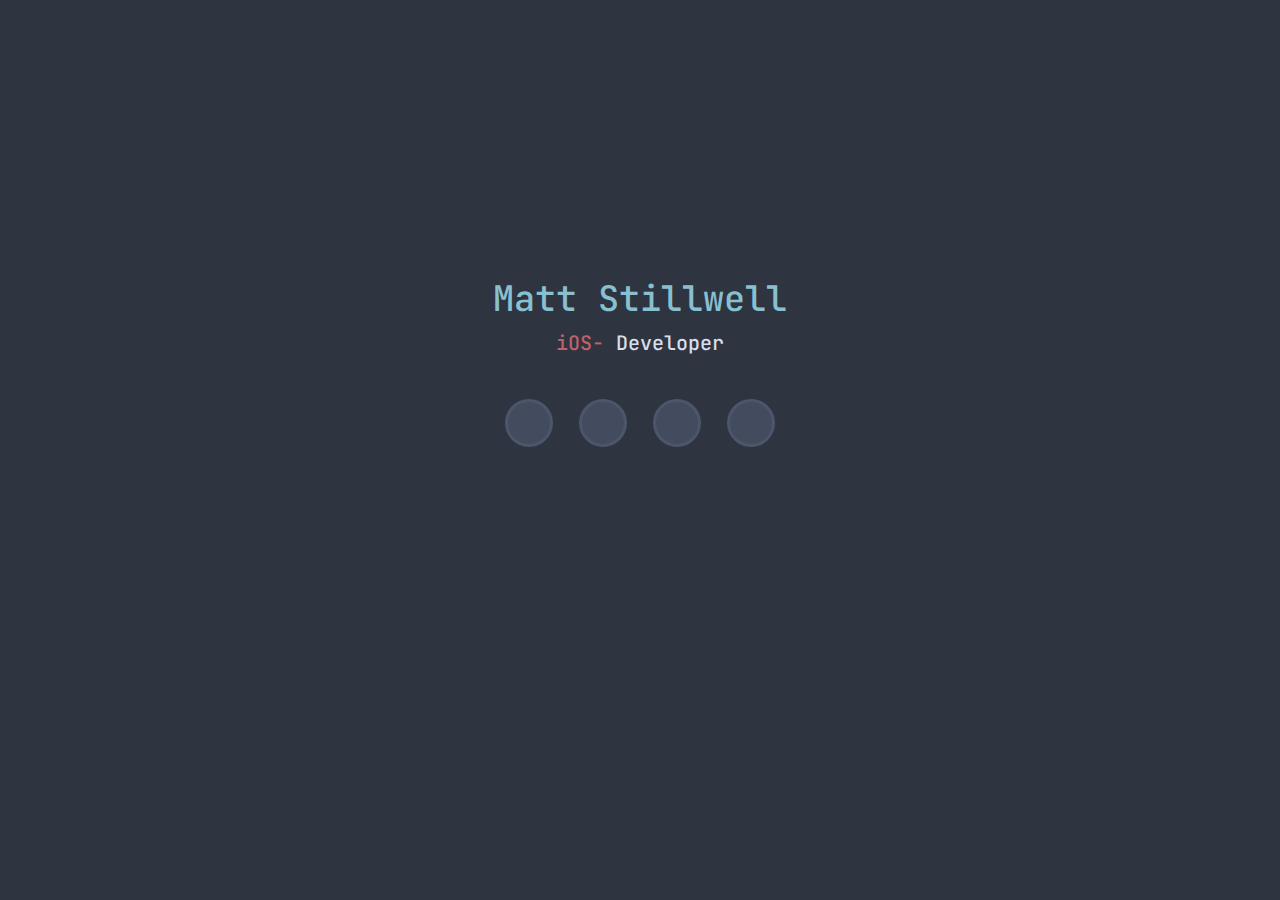
<file: index.html>
<!-- Written by Matt Stillwell -->
<!DOCTYPE html>
<html lang="en">
    <head>
        <meta charset="utf-8">
        <meta name="viewport" content="width=device-width, initial-scale=1, shrink-to-fit=no">
        <meta name="description" content="Matt Stillwell digital resume">
        <meta name="author" content="Matt Stillwell">

        <title> Homepage </title>
        <link rel="icon" href="images/favicon.png" type="image/png" />

        <!-- Bootstrap core CSS -->
        <link rel="stylesheet" href="https://stackpath.bootstrapcdn.com/bootstrap/4.3.1/css/bootstrap.min.css" />

        <!-- Custom fonts for this template -->
        <link rel="preconnect" href="https://fonts.googleapis.com">
        <link rel="preconnect" href="https://fonts.gstatic.com" crossorigin>
        <link rel="stylesheet" href="https://fonts.googleapis.com/css2?family=JetBrains+Mono&display=swap">
        <link rel="stylesheet" href="https://use.fontawesome.com/releases/v5.8.1/css/all.css" integrity="sha384-50oBUHEmvpQ+1lW4y57PTFmhCaXp0ML5d60M1M7uH2+nqUivzIebhndOJK28anvf" crossorigin="anonymous" />

        <!-- Custom styles for this template -->
        <link rel="stylesheet" href="css/index.css" />
        <link rel="stylesheet" href="css/icon.css" />
        <link rel="stylesheet" href="css/nord-color-theme.css" />
        <link rel="stylesheet" href="css/rotating-text.css" />
    </head>

    <body>
        <div class="container">
            <section
                class="d-flex align-items-center"
                id="about"
            >
                <div class="w-100">
                    <h1> Matt Stillwell </h1>

                    <!-- Rotating subtitle-->
                    <div class="text">
                        <p id="rotate-word"></p>
                        <p> Developer </p>
                    </div>

                    <!-- https://fontawesome.com/icons -->
                    <div class="padded social-icons">
                        <a
                            title="iOS Apps"
                            href="./ios"
                            data-toggle="tooltip"
                            data-placement="bottom"
                        >
                            <i class="fab fa-apple"></i>
                        </a>
                        <a
                            title="LinkedIn"
                            href="https://www.linkedin.com/in/matt-s-926035115/"
                            data-toggle="tooltip"
                            data-placement="bottom"
                        >
                            <i class="fab fa-linkedin"></i>
                        </a>
                        <a
                            title="GitHub"
                            href="https://github.com/mstill3"
                            data-toggle="tooltip"
                            data-placement="bottom"
                        >
                            <i class="fab fa-github"></i>
                        </a>
                        <a
                            title="itch.io"
                            href="https://oceoh.itch.io/"
                            data-toggle="tooltip"
                            data-placement="bottom"
                        >
                            <i class="fab fa-itch-io"></i>
                        </a>
                    </div>
                </div>
            </section>
        </div>

        <!-- Custom scripts for this template -->
        <script src="js/rotating-text.js"></script>
    </body>
</html>
</file>
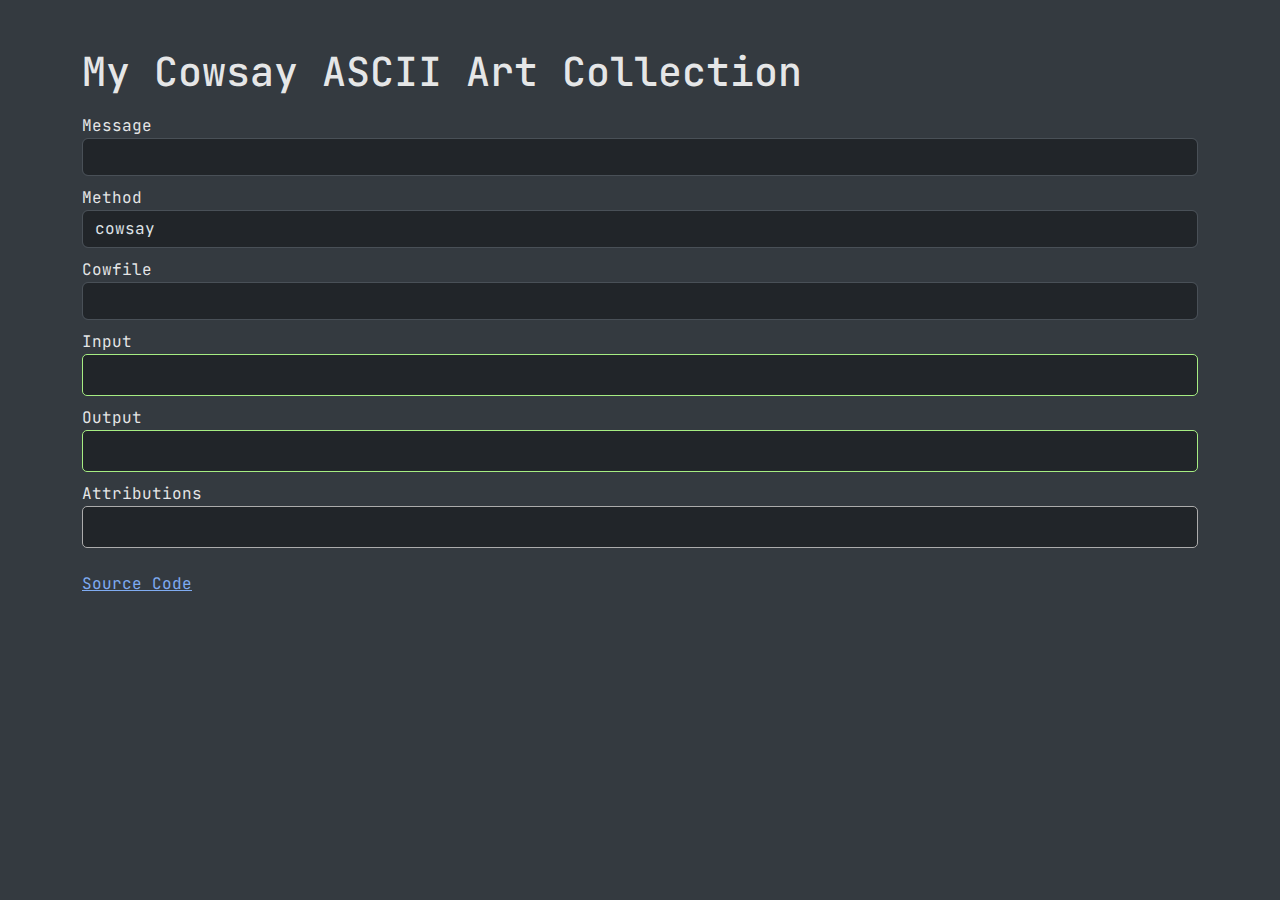
<file: cows/index.html>
<!DOCTYPE html>
<html lang="en">
<head>
    <meta charset="utf-8">
    <meta name="viewport" content="width=device-width, initial-scale=1">

    <link rel="preconnect" href="https://fonts.googleapis.com">
    <link rel="preconnect" href="https://fonts.gstatic.com" crossorigin>
    <link rel="stylesheet" href="https://fonts.googleapis.com/css2?family=JetBrains+Mono&display=swap">
    
    <meta name="viewport" content="width=device-width, initial-scale=1">
    <link href="https://cdn.jsdelivr.net/npm/bootstrap@5.3.3/dist/css/bootstrap.min.css" rel="stylesheet">
    <script src="https://cdn.jsdelivr.net/npm/bootstrap@5.3.3/dist/js/bootstrap.bundle.min.js"></script>

    <meta name="description" content="cowsay ascii collection">
    <meta name="keywords" content="cowsay, ascii, art, cows, terminal, cli">

    <title> Cow Collection </title>
    <style>
        body {
            background-color: #343a40;
            color: #ffffffe0;
            font-family: 'JetBrains Mono', monospace;
        }
        .bordered-text-box {
            border-radius: 5px;
            padding: 20px;
            white-space: pre;
            overflow: auto;
            background-color: #212529;
        }
        #terminal-input, #terminal-output {
            border: 1px solid #a6ed82;
        }
        #attributions {
            border: 1px solid #acacac;
        }
        label {
            margin-top: 10px;
        }
        a {
            color: #7fabf1;
        }
        a:hover {
            color: #9bbaec;
        }
    </style>
</head>
<body>
    <div class="container" data-bs-theme="dark">
        <h1 class="mt-5">My Cowsay ASCII Art Collection</h1>

        <form>
            <div class="form-group">
                <label for="cow-message">Message</label>
                <input type="text" class="form-control" id="cow-message"/>
            </div>

            <div class="form-group">
                <label for="cow-method">Method</label>
                <select class="form-control" id="cow-method">
                    <option value="cowsay">cowsay</option>
                    <option value="cowthink">cowthink</option>
                </select>
            </div>

            <div class="form-group">
                <label for="cow-input">Cowfile</label>
                <select class="form-control" id="cow-input">
                    <!-- Options will be populated by JavaScript -->
                </select>
            </div>
        </form>

        <div id="terminal">
            <label for="terminal-input">Input</label>
            <div class="bordered-text-box" id="terminal-input"></div>

            <label for="terminal-output">Output</label>
            <div class="bordered-text-box" id="terminal-output"></div>

            <label for="attributions">Attributions</label>
            <div class="bordered-text-box" id="attributions"></div>
        </div>

        <div class="mt-4">
            <a href="https://github.com/mstill3/cowsay-files">Source Code</a>
        </div>
    </div>

    <script src="https://code.jquery.com/jquery-3.5.1.slim.min.js"></script>
    <script src="https://cdn.jsdelivr.net/npm/@popperjs/core@2.9.2/dist/umd/popper.min.js"></script>
    <script src="https://maxcdn.bootstrapcdn.com/bootstrap/4.5.2/js/bootstrap.min.js"></script>
    <script src="assets/js/main.js"></script>
</body>
</html>
</file>
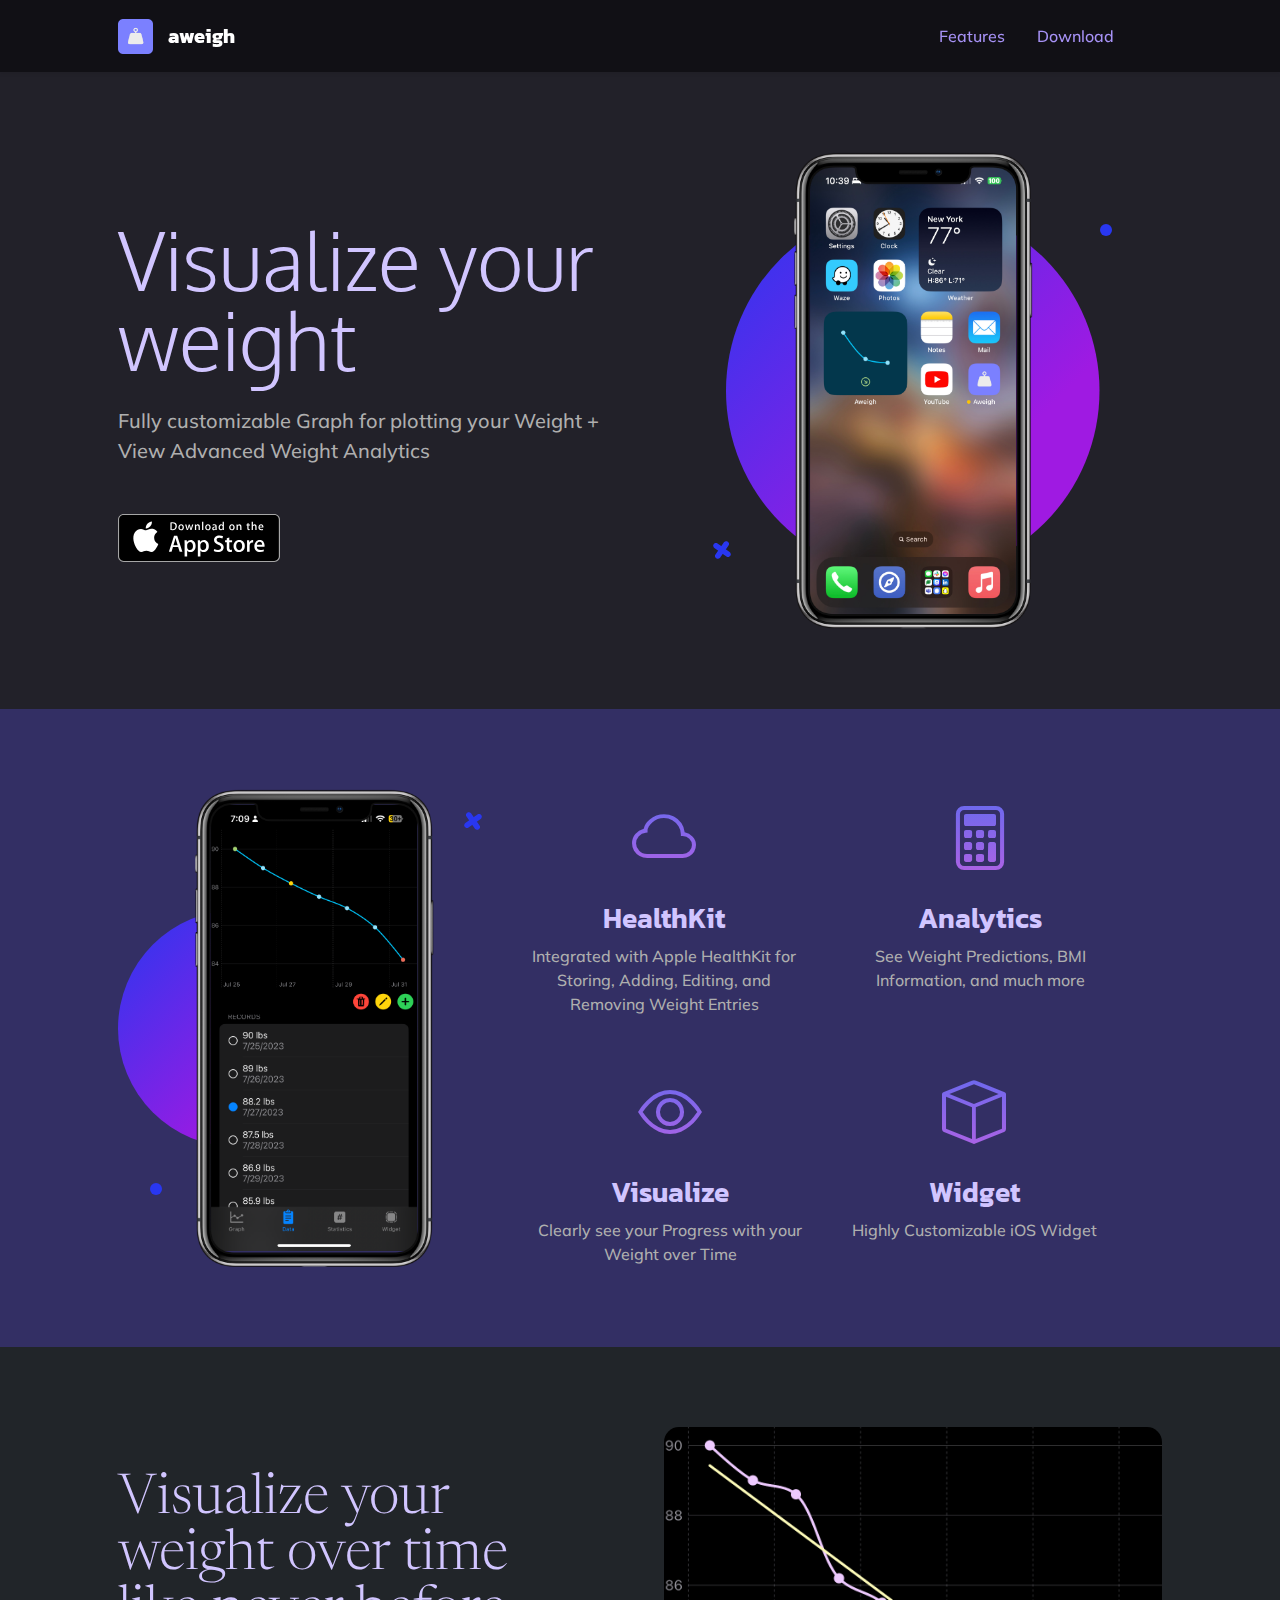
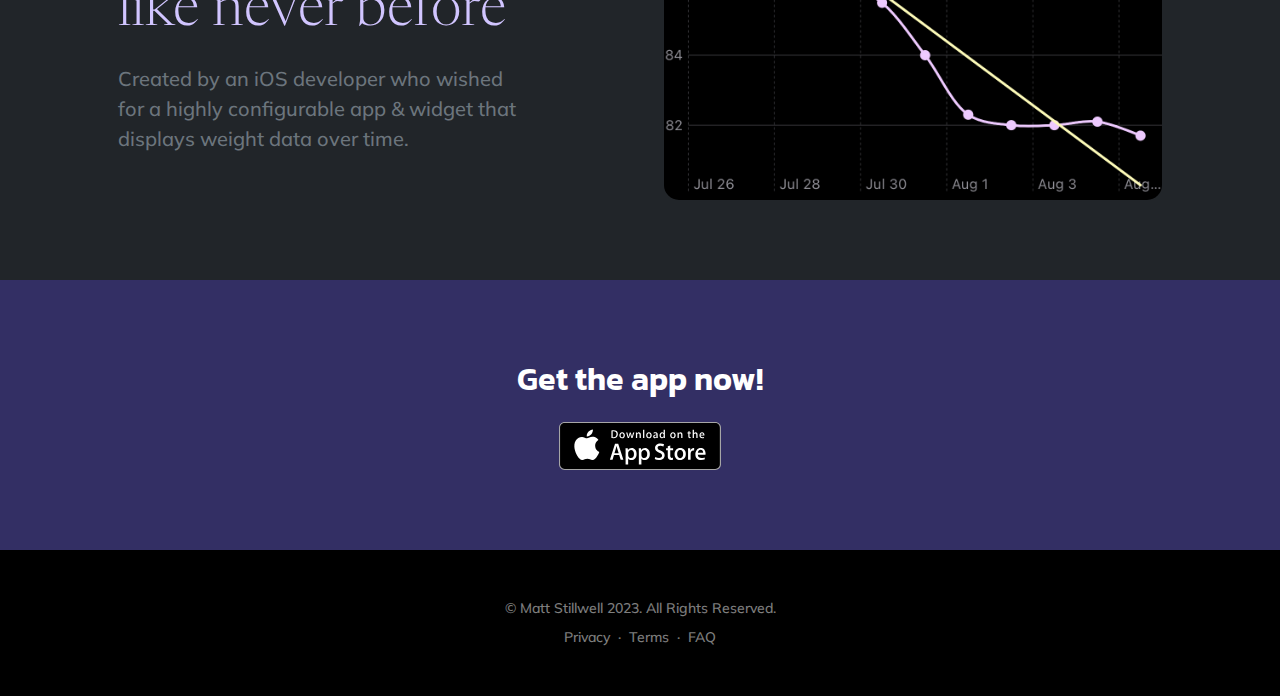
<file: ios/aweigh/index.html>
<!DOCTYPE html>
<html lang="en">
    <head>
        <meta charset="utf-8" />
        <meta name="viewport" content="width=device-width, initial-scale=1, shrink-to-fit=no" />
        <meta name="description" content="" />
        <meta name="author" content="" />
        <title> aweigh </title>
        <link rel="icon" type="image/x-icon" href="assets/img/aweigh-app-icon.png" />
        <!-- Bootstrap icons-->
        <link href="https://cdn.jsdelivr.net/npm/bootstrap-icons@1.5.0/font/bootstrap-icons.css" rel="stylesheet" />
        <!-- Google fonts-->
        <link rel="preconnect" href="https://fonts.googleapis.com">
        <link rel="preconnect" href="https://fonts.gstatic.com" crossorigin>
        <link href="https://fonts.googleapis.com/css2?family=Open+Sans&family=Oxygen&display=swap" rel="stylesheet">
        <link href="https://fonts.googleapis.com/css2?family=Newsreader:ital,wght@0,600;1,600&amp;display=swap" rel="stylesheet" />
        <link href="https://fonts.googleapis.com/css2?family=Mulish:ital,wght@0,300;0,500;0,600;0,700;1,300;1,500;1,600;1,700&amp;display=swap" rel="stylesheet" />
        <link href="https://fonts.googleapis.com/css2?family=Kanit:ital,wght@0,400;1,400&amp;display=swap" rel="stylesheet" />
        <!-- Core theme CSS (includes Bootstrap)-->
        <link href="css/bootstrap-color-theme.css" rel="stylesheet" />
        <link href="css/purple-custom-color-theme.css" rel="stylesheet" />
        <link href="css/styles.css" rel="stylesheet" />
    </head>
    <body id="page-top">
        <!-- Navigation-->
        <nav class="navbar navbar-expand-lg navbar-dark fixed-top shadow-sm" id="mainNav">
            <div class="container px-5">
                <img class="navbar-logo" src="assets/img/aweigh-app-icon.png" />
                <a class="navbar-brand fw-bold" href="#page-top"> aweigh </a>
                <button class="navbar-toggler" type="button" data-bs-toggle="collapse" data-bs-target="#navbarResponsive" aria-controls="navbarResponsive" aria-expanded="false" aria-label="Toggle navigation">
                    <i class="bi-list"></i>
                </button>
                <div class="collapse navbar-collapse" id="navbarResponsive">
                    <ul class="navbar-nav ms-auto me-4 my-3 my-lg-0">
                        <li class="nav-item"><a class="nav-link me-lg-3" href="#features">Features</a></li>
                        <li class="nav-item"><a class="nav-link me-lg-3" href="#download">Download</a></li>
                    </ul>
                </div>
            </div>
        </nav>
        <!-- Masthead header-->
        <header class="masthead">
            <div class="container px-5">
                <div class="row gx-5 align-items-center">
                    <div class="col-lg-6">
                        <!-- Masthead text and app badges-->
                        <div class="mb-5 mb-lg-0 text-center text-lg-start">
                            <h1 class="display-1 lh-1 mb-3">Visualize your weight</h1>
                            <p id="subtitle" class="lead fw-normal mb-5">Fully customizable Graph for plotting your Weight + View Advanced Weight Analytics</p>

                            <div class="d-flex flex-column flex-lg-row align-items-center">
                                <a href="#!"><img class="app-badge" src="assets/img/app-store-badge.svg" alt="..." /></a>
                            </div>
                        </div>
                    </div>
                    <div class="col-lg-6">
                        <!-- Masthead device mockup feature-->
                        <div class="masthead-device-mockup">
                            <svg class="circle" viewBox="0 0 100 100" xmlns="http://www.w3.org/2000/svg">
                                <defs>
                                    <linearGradient id="circleGradient" gradientTransform="rotate(45)">
                                        <stop class="gradient-start-color" offset="0%"></stop>
                                        <stop class="gradient-end-color" offset="100%"></stop>
                                    </linearGradient>
                                </defs>
                                <circle cx="50" cy="50" r="50"></circle></svg
                            ><svg class="shape-1 d-none d-sm-block" viewBox="0 0 240.83 240.83" xmlns="http://www.w3.org/2000/svg">
                                <rect x="-32.54" y="78.39" width="305.92" height="84.05" rx="42.03" transform="translate(120.42 -49.88) rotate(45)"></rect>
                                <rect x="-32.54" y="78.39" width="305.92" height="84.05" rx="42.03" transform="translate(-49.88 120.42) rotate(-45)"></rect></svg
                            ><svg class="shape-2 d-none d-sm-block" viewBox="0 0 100 100" xmlns="http://www.w3.org/2000/svg"><circle cx="50" cy="50" r="50"></circle></svg>
                            <div class="device-wrapper">
                                <div class="device" data-device="iPhoneX" data-orientation="portrait" data-color="black">
                                    <div class="screen bg-black">
                                        <img style="max-width: 100%; height: 100%;" src="assets/img/current_screenshot.png" />
                                    </div>
                                </div>
                            </div>
                        </div>
                    </div>
                </div>
            </div>
        </header>
        <!-- App features section-->
        <section id="features">
            <div class="container px-5">
                <div class="row gx-5 align-items-center">
                    <div class="col-lg-8 order-lg-1 mb-5 mb-lg-0">
                        <div class="container-fluid px-5">
                            <div class="row gx-5">
                                <div class="col-md-6 mb-5">
                                    <!-- Feature item-->
                                    <div class="text-center">
                                        <i class="bi-cloud icon-feature text-gradient d-block mb-3"></i>
                                        <h3 class="font-alt">HealthKit</h3>
                                        <p class="muted mb-0">Integrated with Apple HealthKit for Storing, Adding, Editing, and Removing Weight Entries</p>
                                    </div>
                                </div>
                                <div class="col-md-6 mb-5">
                                    <!-- Feature item-->
                                    <div class="text-center">
                                        <i class="bi-calculator icon-feature text-gradient d-block mb-3"></i>
                                        <h3 class="font-alt">Analytics</h3>
                                        <p class="muted mb-0">See Weight Predictions, BMI Information, and much more</p>
                                    </div>
                                </div>
                            </div>
                            <div class="row">
                                <div class="col-md-6 mb-5 mb-md-0">
                                    <!-- Feature item-->
                                    <div class="text-center">
                                        <i class="bi-eye icon-feature text-gradient d-block mb-3"></i>
                                        <h3 class="font-alt">Visualize</h3>
                                        <p class="muted mb-0">Clearly see your Progress with your Weight over Time</p>
                                    </div>
                                </div>
                                <div class="col-md-6">
                                    <!-- Feature item-->
                                    <div class="text-center">
                                        <i class="bi-box icon-feature text-gradient d-block mb-3"></i>
                                        <h3 class="font-alt">Widget</h3>
                                        <p class="muted mb-0">Highly Customizable iOS Widget</p>
                                    </div>
                                </div>
                            </div>
                        </div>
                    </div>
                    <div class="col-lg-4 order-lg-0">
                        <!-- Features section device mockup-->
                        <div class="features-device-mockup">
                            <svg class="circle" viewBox="0 0 100 100" xmlns="http://www.w3.org/2000/svg">
                                <defs>
                                    <linearGradient id="circleGradient" gradientTransform="rotate(45)">
                                        <stop class="gradient-start-color" offset="0%"></stop>
                                        <stop class="gradient-end-color" offset="100%"></stop>
                                    </linearGradient>
                                </defs>
                                <circle cx="50" cy="50" r="50"></circle></svg
                            ><svg class="shape-1 d-none d-sm-block" viewBox="0 0 240.83 240.83" xmlns="http://www.w3.org/2000/svg">
                                <rect x="-32.54" y="78.39" width="305.92" height="84.05" rx="42.03" transform="translate(120.42 -49.88) rotate(45)"></rect>
                                <rect x="-32.54" y="78.39" width="305.92" height="84.05" rx="42.03" transform="translate(-49.88 120.42) rotate(-45)"></rect></svg
                            ><svg class="shape-2 d-none d-sm-block" viewBox="0 0 100 100" xmlns="http://www.w3.org/2000/svg"><circle cx="50" cy="50" r="50"></circle></svg>
                            <div class="device-wrapper">
                                <div class="device" data-device="iPhoneX" data-orientation="portrait" data-color="black">
                                    <div class="screen bg-black">
                                        <img style="max-width: 100%; height: 100%;" src="assets/img/screenshot2.PNG" />
                                    </div>
                                </div>
                            </div>
                        </div>
                    </div>
                </div>
            </div>
        </section>
        <!-- Basic features section-->
        <section class="bg-dark">
            <div class="container px-5">
                <div class="row gx-5 align-items-center justify-content-center justify-content-lg-between">
                    <div class="col-12 col-lg-5">
                        <h2 class="display-4 lh-1 mb-4">Visualize your weight over time like never before</h2>
                        <p class="lead fw-normal text-muted mb-5 mb-lg-0">Created by an iOS developer who wished for a highly configurable app & widget that displays weight data over time.</p>
                    </div>
                    <div class="col-sm-8 col-md-6">
                        <div class="px-5 px-sm-0">
                            <img class="img-fluid rounded-corners" src="assets/img/graph.png" alt="..." />
                        </div>
                    </div>
                </div>
            </div>
        </section>
        <!-- App badge section-->
        <section style="background-color: var(--dark-purple-gray)" id="download">
            <div class="container px-5">
                <h2 class="text-center text-white font-alt mb-4">Get the app now!</h2>
                <div class="d-flex flex-column flex-lg-row align-items-center justify-content-center">
                    <a href="#!"><img class="app-badge" src="assets/img/app-store-badge.svg" alt="..." /></a>
                </div>
            </div>
        </section>
        <!-- Footer-->
        <footer class="bg-black text-center py-5">
            <div class="container px-5">
                <div class="text-white-50 small">
                    <div class="mb-2">&copy; Matt Stillwell 2023. All Rights Reserved.</div>
                    <a href="./privacy">Privacy</a>
                    <span class="mx-1">&middot;</span>
                    <a href="./terms">Terms</a>
                    <span class="mx-1">&middot;</span>
                    <a href="./faq">FAQ</a>
                </div>
            </div>
        </footer>
        <!-- Bootstrap core JS-->
        <script src="https://cdn.jsdelivr.net/npm/bootstrap@5.2.3/dist/js/bootstrap.bundle.min.js"></script>
        <!-- Core theme JS-->
        <script src="js/scripts.js"></script>
        <!-- StartBootstrap Forms JS -->
        <script src="https://cdn.startbootstrap.com/sb-forms-latest.js"></script>
    </body>
</html>
</file>
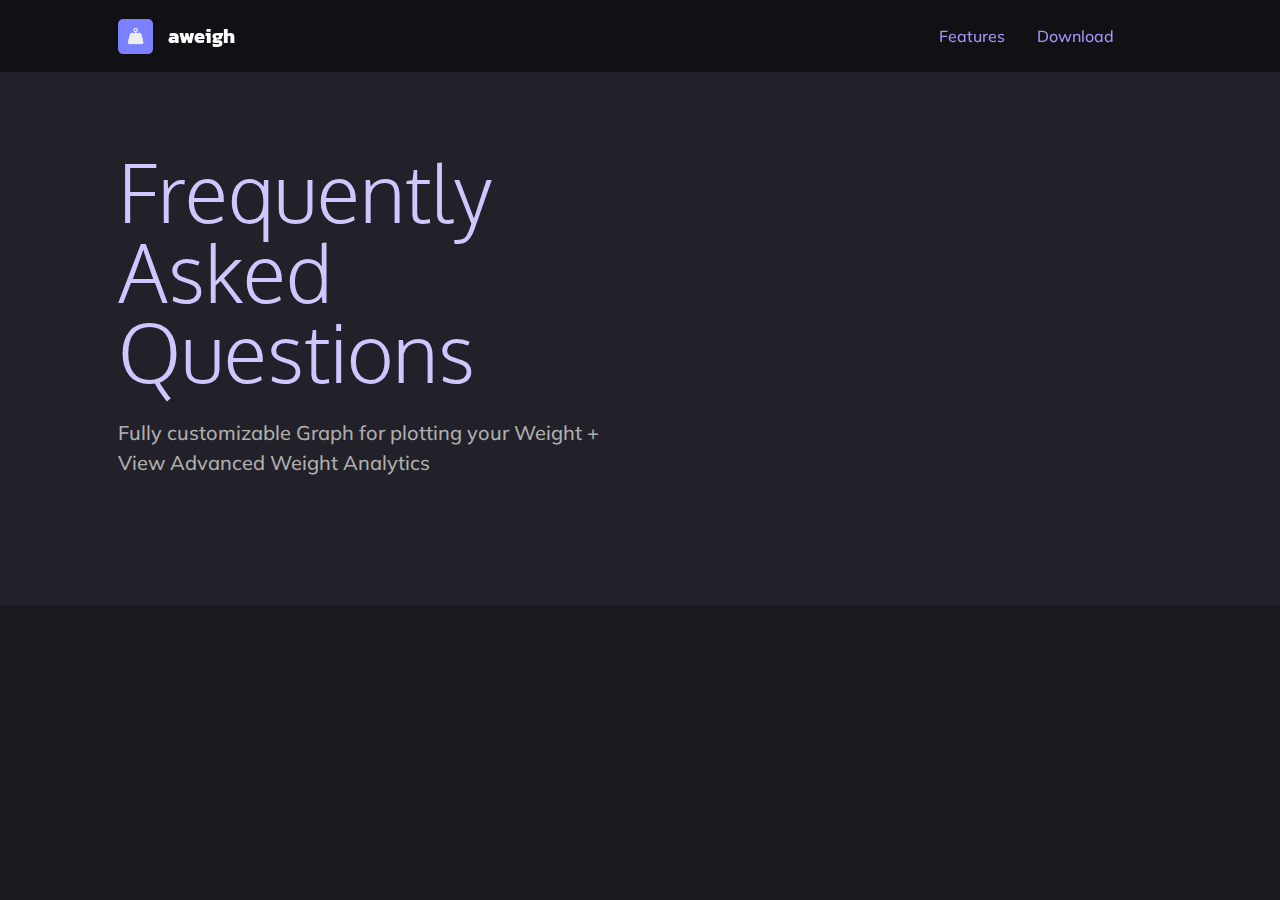
<file: ios/aweigh/faq/index.html>
<!DOCTYPE html>
<html lang="en">
    <head>
        <meta charset="utf-8" />
        <meta name="viewport" content="width=device-width, initial-scale=1, shrink-to-fit=no" />
        <meta name="description" content="" />
        <meta name="author" content="" />
        <title> aweigh - FAQ </title>
        <link rel="icon" type="image/x-icon" href="../assets/img/aweigh-app-icon.png" />
        <!-- Bootstrap icons-->
        <link href="https://cdn.jsdelivr.net/npm/bootstrap-icons@1.5.0/font/bootstrap-icons.css" rel="stylesheet" />
        <!-- Google fonts-->
        <link rel="preconnect" href="https://fonts.googleapis.com">
        <link rel="preconnect" href="https://fonts.gstatic.com" crossorigin>
        <link href="https://fonts.googleapis.com/css2?family=Open+Sans&family=Oxygen&display=swap" rel="stylesheet">
        <link href="https://fonts.googleapis.com/css2?family=Newsreader:ital,wght@0,600;1,600&amp;display=swap" rel="stylesheet" />
        <link href="https://fonts.googleapis.com/css2?family=Mulish:ital,wght@0,300;0,500;0,600;0,700;1,300;1,500;1,600;1,700&amp;display=swap" rel="stylesheet" />
        <link href="https://fonts.googleapis.com/css2?family=Kanit:ital,wght@0,400;1,400&amp;display=swap" rel="stylesheet" />
        <!-- Core theme CSS (includes Bootstrap)-->
        <link href="../css/bootstrap-color-theme.css" rel="stylesheet" />
        <link href="../css/purple-custom-color-theme.css" rel="stylesheet" />
        <link href="../css/styles.css" rel="stylesheet" />
    </head>
    <body id="page-top">
        <!-- Navigation-->
        <nav class="navbar navbar-expand-lg navbar-dark fixed-top shadow-sm" id="mainNav">
            <div class="container px-5">
                <img class="navbar-logo" src="../assets/img/aweigh-app-icon.png" />
                <a class="navbar-brand fw-bold" href="#page-top"> aweigh </a>
                <button class="navbar-toggler" type="button" data-bs-toggle="collapse" data-bs-target="#navbarResponsive" aria-controls="navbarResponsive" aria-expanded="false" aria-label="Toggle navigation">
                    <i class="bi-list"></i>
                </button>
                <div class="collapse navbar-collapse" id="navbarResponsive">
                    <ul class="navbar-nav ms-auto me-4 my-3 my-lg-0">
                        <li class="nav-item"><a class="nav-link me-lg-3" href="#features">Features</a></li>
                        <li class="nav-item"><a class="nav-link me-lg-3" href="#download">Download</a></li>
                    </ul>
<!--                    <button class="btn btn-dark rounded-pill px-3 mb-2 mb-lg-0" data-bs-toggle="modal" data-bs-target="#feedbackModal">-->
<!--                        <span class="d-flex align-items-center">-->
<!--                            <i class="bi-chat-text-fill me-2"></i>-->
<!--                            <span class="small">Send Feedback</span>-->
<!--                        </span>-->
<!--                    </button>-->
                </div>
            </div>
        </nav>
        <!-- Mashead header-->
        <header class="masthead">
            <div class="container px-5">
                <div class="row gx-5 align-items-center">
                    <div class="col-lg-6">
                        <!-- Mashead text and app badges-->
                        <div class="mb-5 mb-lg-0 text-center text-lg-start">
                            <h1 class="display-1 lh-1 mb-3">Frequently Asked Questions</h1>
                            <p id="subtitle" class="lead fw-normal mb-5">Fully customizable Graph for plotting your Weight + View Advanced Weight Analytics</p>
                        </div>
                    </div>
                </div>
            </div>
        </header>
        <!-- Bootstrap core JS-->
        <script src="https://cdn.jsdelivr.net/npm/bootstrap@5.2.3/dist/js/bootstrap.bundle.min.js"></script>
        <!-- Core theme JS-->
        <script src="../js/scripts.js"></script>
        <!-- * * * * * * * * * * * * * * * * * * * * * * * * * * * * * * * * * * * * * * * *-->
        <!-- * *                               SB Forms JS                               * *-->
        <!-- * * Activate your form at https://startbootstrap.com/solution/contact-forms * *-->
        <!-- * * * * * * * * * * * * * * * * * * * * * * * * * * * * * * * * * * * * * * * *-->
        <script src="https://cdn.startbootstrap.com/sb-forms-latest.js"></script>
    </body>
</html>
</file>
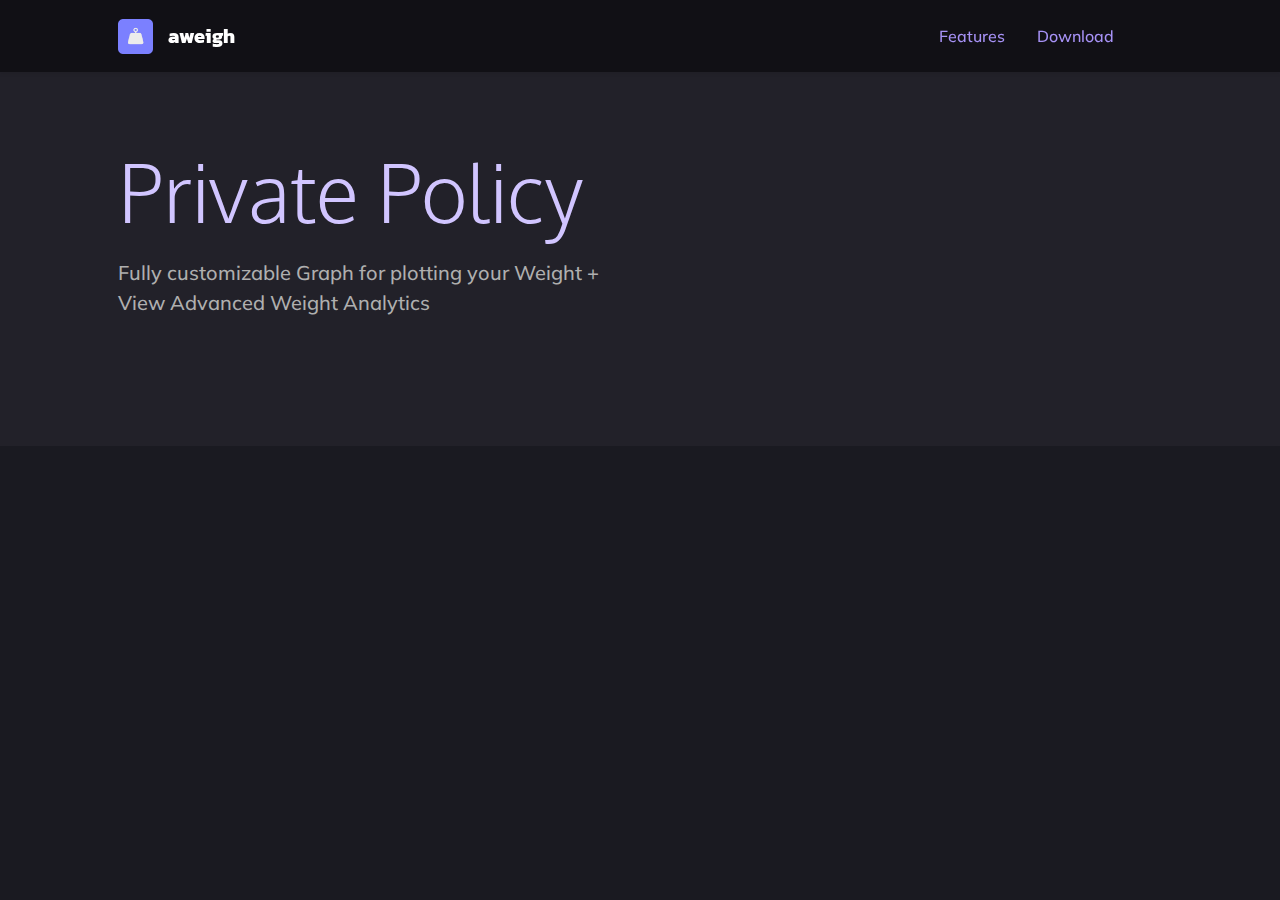
<file: ios/aweigh/privacy/index.html>
<!DOCTYPE html>
<html lang="en">
    <head>
        <meta charset="utf-8" />
        <meta name="viewport" content="width=device-width, initial-scale=1, shrink-to-fit=no" />
        <meta name="description" content="" />
        <meta name="author" content="" />
        <title> aweigh - Policy </title>
        <link rel="icon" type="image/x-icon" href="../assets/img/aweigh-app-icon.png" />
        <!-- Bootstrap icons-->
        <link href="https://cdn.jsdelivr.net/npm/bootstrap-icons@1.5.0/font/bootstrap-icons.css" rel="stylesheet" />
        <!-- Google fonts-->
        <link rel="preconnect" href="https://fonts.googleapis.com">
        <link rel="preconnect" href="https://fonts.gstatic.com" crossorigin>
        <link href="https://fonts.googleapis.com/css2?family=Open+Sans&family=Oxygen&display=swap" rel="stylesheet">
        <link href="https://fonts.googleapis.com/css2?family=Newsreader:ital,wght@0,600;1,600&amp;display=swap" rel="stylesheet" />
        <link href="https://fonts.googleapis.com/css2?family=Mulish:ital,wght@0,300;0,500;0,600;0,700;1,300;1,500;1,600;1,700&amp;display=swap" rel="stylesheet" />
        <link href="https://fonts.googleapis.com/css2?family=Kanit:ital,wght@0,400;1,400&amp;display=swap" rel="stylesheet" />
        <!-- Core theme CSS (includes Bootstrap)-->
        <link href="../css/bootstrap-color-theme.css" rel="stylesheet" />
        <link href="../css/purple-custom-color-theme.css" rel="stylesheet" />
        <link href="../css/styles.css" rel="stylesheet" />
    </head>
    <body id="page-top">
        <!-- Navigation-->
        <nav class="navbar navbar-expand-lg navbar-dark fixed-top shadow-sm" id="mainNav">
            <div class="container px-5">
                <img class="navbar-logo" src="../assets/img/aweigh-app-icon.png" />
                <a class="navbar-brand fw-bold" href="#page-top"> aweigh </a>
                <button class="navbar-toggler" type="button" data-bs-toggle="collapse" data-bs-target="#navbarResponsive" aria-controls="navbarResponsive" aria-expanded="false" aria-label="Toggle navigation">
                    <i class="bi-list"></i>
                </button>
                <div class="collapse navbar-collapse" id="navbarResponsive">
                    <ul class="navbar-nav ms-auto me-4 my-3 my-lg-0">
                        <li class="nav-item"><a class="nav-link me-lg-3" href="#features">Features</a></li>
                        <li class="nav-item"><a class="nav-link me-lg-3" href="#download">Download</a></li>
                    </ul>
<!--                    <button class="btn btn-dark rounded-pill px-3 mb-2 mb-lg-0" data-bs-toggle="modal" data-bs-target="#feedbackModal">-->
<!--                        <span class="d-flex align-items-center">-->
<!--                            <i class="bi-chat-text-fill me-2"></i>-->
<!--                            <span class="small">Send Feedback</span>-->
<!--                        </span>-->
<!--                    </button>-->
                </div>
            </div>
        </nav>
        <!-- Mashead header-->
        <header class="masthead">
            <div class="container px-5">
                <div class="row gx-5 align-items-center">
                    <div class="col-lg-6">
                        <!-- Mashead text and app badges-->
                        <div class="mb-5 mb-lg-0 text-center text-lg-start">
                            <h1 class="display-1 lh-1 mb-3">Private Policy</h1>
                            <p id="subtitle" class="lead fw-normal mb-5">Fully customizable Graph for plotting your Weight + View Advanced Weight Analytics</p>
                        </div>
                    </div>
                </div>
            </div>
        </header>
        <!-- Bootstrap core JS-->
        <script src="https://cdn.jsdelivr.net/npm/bootstrap@5.2.3/dist/js/bootstrap.bundle.min.js"></script>
        <!-- Core theme JS-->
        <script src="../js/scripts.js"></script>
        <!-- * * * * * * * * * * * * * * * * * * * * * * * * * * * * * * * * * * * * * * * *-->
        <!-- * *                               SB Forms JS                               * *-->
        <!-- * * Activate your form at https://startbootstrap.com/solution/contact-forms * *-->
        <!-- * * * * * * * * * * * * * * * * * * * * * * * * * * * * * * * * * * * * * * * *-->
        <script src="https://cdn.startbootstrap.com/sb-forms-latest.js"></script>
    </body>
</html>
</file>
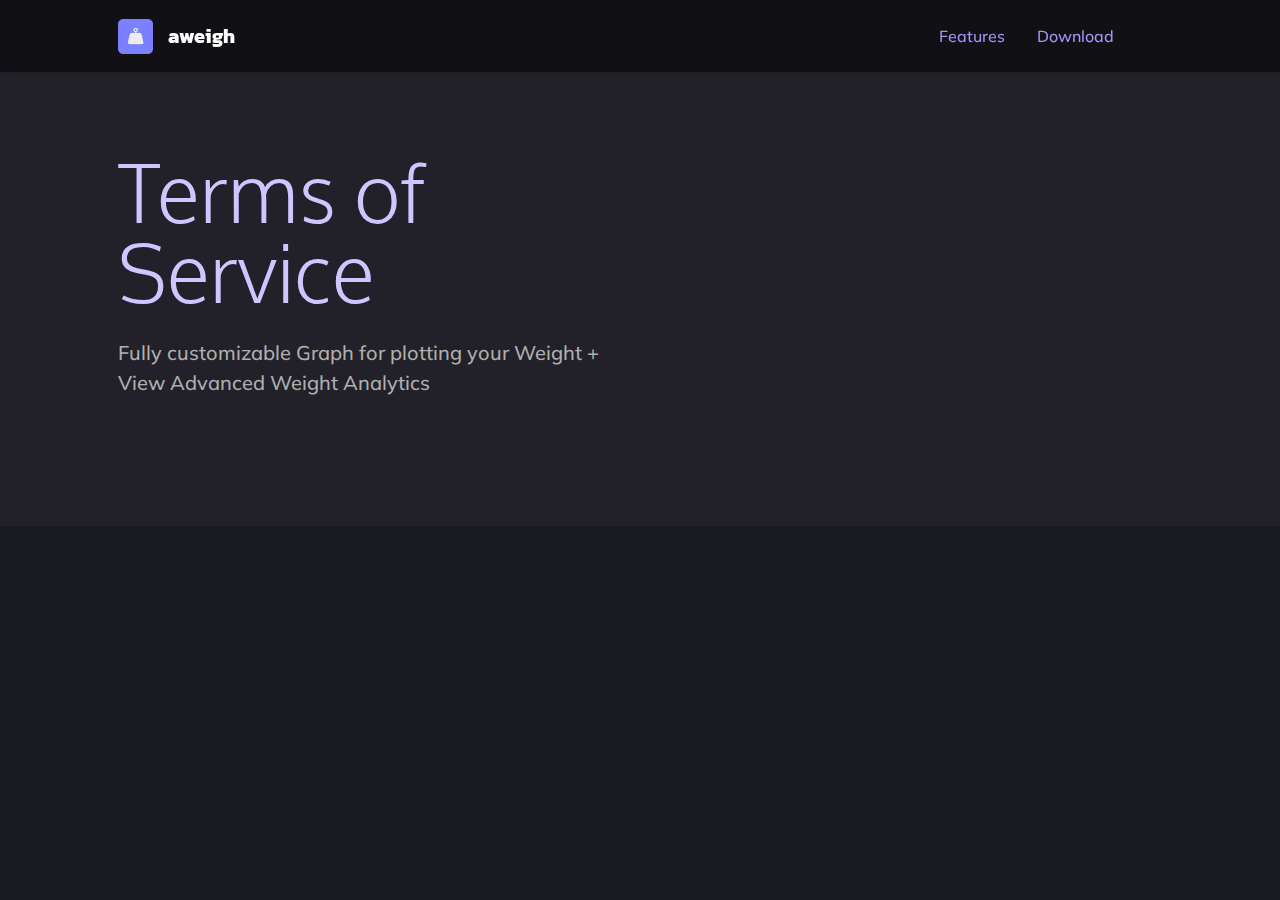
<file: ios/aweigh/terms/index.html>
<!DOCTYPE html>
<html lang="en">
    <head>
        <meta charset="utf-8" />
        <meta name="viewport" content="width=device-width, initial-scale=1, shrink-to-fit=no" />
        <meta name="description" content="" />
        <meta name="author" content="" />
        <title> aweigh - Terms </title>
        <link rel="icon" type="image/x-icon" href="../assets/img/aweigh-app-icon.png" />
        <!-- Bootstrap icons-->
        <link href="https://cdn.jsdelivr.net/npm/bootstrap-icons@1.5.0/font/bootstrap-icons.css" rel="stylesheet" />
        <!-- Google fonts-->
        <link rel="preconnect" href="https://fonts.googleapis.com">
        <link rel="preconnect" href="https://fonts.gstatic.com" crossorigin>
        <link href="https://fonts.googleapis.com/css2?family=Open+Sans&family=Oxygen&display=swap" rel="stylesheet">
        <link href="https://fonts.googleapis.com/css2?family=Newsreader:ital,wght@0,600;1,600&amp;display=swap" rel="stylesheet" />
        <link href="https://fonts.googleapis.com/css2?family=Mulish:ital,wght@0,300;0,500;0,600;0,700;1,300;1,500;1,600;1,700&amp;display=swap" rel="stylesheet" />
        <link href="https://fonts.googleapis.com/css2?family=Kanit:ital,wght@0,400;1,400&amp;display=swap" rel="stylesheet" />
        <!-- Core theme CSS (includes Bootstrap)-->
        <link href="../css/bootstrap-color-theme.css" rel="stylesheet" />
        <link href="../css/purple-custom-color-theme.css" rel="stylesheet" />
        <link href="../css/styles.css" rel="stylesheet" />
    </head>
    <body id="page-top">
        <!-- Navigation-->
        <nav class="navbar navbar-expand-lg navbar-dark fixed-top shadow-sm" id="mainNav">
            <div class="container px-5">
                <img class="navbar-logo" src="../assets/img/aweigh-app-icon.png" />
                <a class="navbar-brand fw-bold" href="#page-top"> aweigh </a>
                <button class="navbar-toggler" type="button" data-bs-toggle="collapse" data-bs-target="#navbarResponsive" aria-controls="navbarResponsive" aria-expanded="false" aria-label="Toggle navigation">
                    <i class="bi-list"></i>
                </button>
                <div class="collapse navbar-collapse" id="navbarResponsive">
                    <ul class="navbar-nav ms-auto me-4 my-3 my-lg-0">
                        <li class="nav-item"><a class="nav-link me-lg-3" href="#features">Features</a></li>
                        <li class="nav-item"><a class="nav-link me-lg-3" href="#download">Download</a></li>
                    </ul>
<!--                    <button class="btn btn-dark rounded-pill px-3 mb-2 mb-lg-0" data-bs-toggle="modal" data-bs-target="#feedbackModal">-->
<!--                        <span class="d-flex align-items-center">-->
<!--                            <i class="bi-chat-text-fill me-2"></i>-->
<!--                            <span class="small">Send Feedback</span>-->
<!--                        </span>-->
<!--                    </button>-->
                </div>
            </div>
        </nav>
        <!-- Mashead header-->
        <header class="masthead">
            <div class="container px-5">
                <div class="row gx-5 align-items-center">
                    <div class="col-lg-6">
                        <!-- Mashead text and app badges-->
                        <div class="mb-5 mb-lg-0 text-center text-lg-start">
                            <h1 class="display-1 lh-1 mb-3">Terms of Service</h1>
                            <p id="subtitle" class="lead fw-normal mb-5">Fully customizable Graph for plotting your Weight + View Advanced Weight Analytics</p>
                        </div>
                    </div>
                </div>
            </div>
        </header>
        <!-- Bootstrap core JS-->
        <script src="https://cdn.jsdelivr.net/npm/bootstrap@5.2.3/dist/js/bootstrap.bundle.min.js"></script>
        <!-- Core theme JS-->
        <script src="../js/scripts.js"></script>
        <!-- * * * * * * * * * * * * * * * * * * * * * * * * * * * * * * * * * * * * * * * *-->
        <!-- * *                               SB Forms JS                               * *-->
        <!-- * * Activate your form at https://startbootstrap.com/solution/contact-forms * *-->
        <!-- * * * * * * * * * * * * * * * * * * * * * * * * * * * * * * * * * * * * * * * *-->
        <script src="https://cdn.startbootstrap.com/sb-forms-latest.js"></script>
    </body>
</html>
</file>
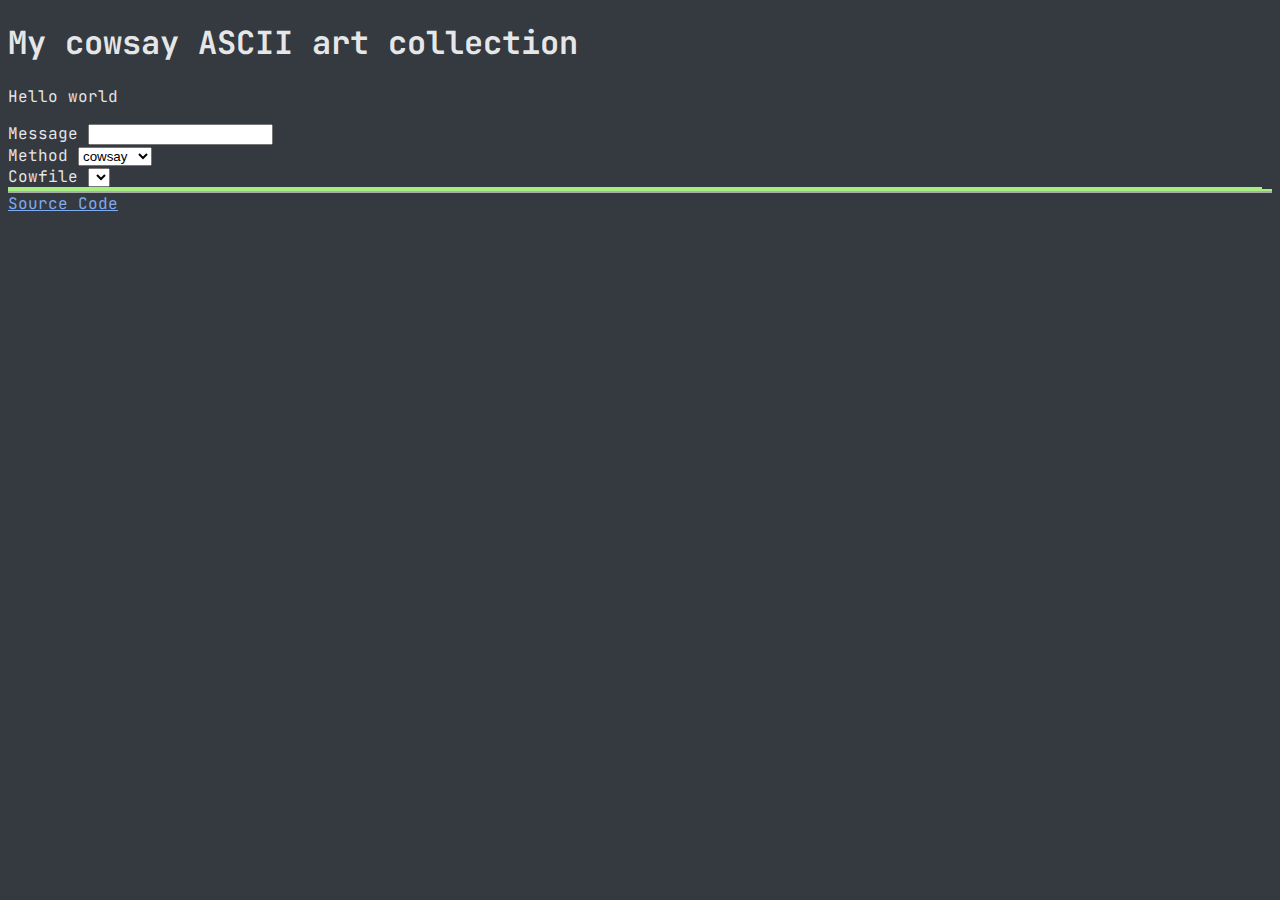
<file: cows/index.pre.html>
<!DOCTYPE html>
<html lang="en">
    <head>
        <meta charset="utf-8" />
        <meta name="viewport" content="width=device-width, initial-scale=1" />

        <!-- <link rel="icon" href="assets/favicon.png" />
        <link rel="apple-touch-icon" href="assets/favicon.png" /> -->

        <meta name="description" content="cosay ascii collection" />
        <meta name="keywords" content="cowsay, ascii, art, cows, terminal, cli" />

        <!-- <link rel="stylesheet" href="https://cdn.jsdelivr.net/gh/mshaugh/nerdfont-webfonts@v3.3.0/build/jetbrainsmono-nf.css"> -->
        <link rel="preconnect" href="https://fonts.googleapis.com">
        <link rel="preconnect" href="https://fonts.gstatic.com" crossorigin>
        <link rel="stylesheet" href="https://fonts.googleapis.com/css2?family=JetBrains+Mono&display=swap">

        <link rel="stylesheet" href="assets/css/nord-color-theme.css" />
        <link rel="stylesheet" href="assets/css/style.css" />

        <title> cow collection </title>
    </head>
    <body>
        <h1> My cowsay ASCII art collection </h1>
        <p> Hello world </p>

        <form>
            <div class="line">
                <label>Message</label>
                <input type="text" id="cow-message"/>
            </div>

            <div class="line">
                <label>Method</label>
                <select id="cow-method">
                    <option>cowsay</option>
                    <option>cowthink</option>
                </select>
            </div>

            <div class="line">
                <label>Cowfile</label>
                <select id="cow-input">
                </select>
            </div>
        </form>

        <div id="terminal">
            <div class="bordered-box" id="terminal-input">

            </div>
            <div class="bordered-box" id="terminal-output">

            </div>
            <div id="attributions">
                
            </div>
        </div>

        <a href="https://github.com/mstill3/cowsay-files">Source Code</a>

        <script src="assets/js/main.js"></script>
    </body>
</html>
</file>
<file: css/index.css>
body {
  /* Variables */
  --background-color: var(--nord_polar-night_darkest);
  --title-color: var(--nord_frost_light);
  --text-color: var(--nord_snow-storm-dark);
  --icon-color: var(--nord_snow-storm-dark);
  --icon-bubble-color: var(--nord_polar-night_light);
  --icon-bubble-color_hover: var(--nord_polar-night_lightest);
  --icon-bubble-border-color: var(--nord_polar-night_lightest);

  /* Settings */
  font-family: 'JetBrains Mono', monospace;
  background-color: var(--background-color);
  color: var(--text-color);
}

section {
  padding-top: 25%;
}

h1 {
  text-align: center;
  color: var(--title-color);
  font-weight: 500;
  font-size: 2.2em;
}

.center {
  text-align: center;
}
</file>
<file: css/icon.css>
.padded {
  padding: 25px 0 5px 0;
}

.social-icons {
  text-align: center;
}

.social-icons a {
  display: inline-block;

  /* Circle around icon */
  height: 3rem;
  width: 3rem;
  border-radius: 100%;
  border: 3px solid var(--icon-bubble-border-color);

  text-align: center;
  font-size: 1.5rem;
  line-height: 2.5rem;

  /* Space next to Circle */
  margin-right: 1rem;

  /* Colors */
  background-color: var(--icon-bubble-color);
  color: var(--icon-color) !important;
}

.social-icons a:last-child {
  margin-right: 0;
}

.social-icons a:hover {
  background-color: var(--icon-bubble-color_hover);
}
</file>
<file: css/nord-color-theme.css>
:root {
    /* Node Color Pallet */
    /* https://www.nordtheme.com/docs/colors-and-palettes */

    --nord_polar-night_darkest: #2E3440;
    --nord_polar-night_dark: #3B4252;
    --nord_polar-night_light: #434C5E;
    --nord_polar-night_lightest: #4C566A;

    --nord_snow-storm-dark: #D8DEE9;
    --nord_snow-storm: #D8DEE9;
    --nord_snow-storm-light: #ECEFF4;

    --nord_frost_green: #8FBCBB;
    --nord_frost_light: #88C0D0;
    --nord_frost_medium: #81A1C1;
    --nord_frost_dark: #5E81AC;

    --nord_aurora_red: #BF616A;
    --nord_aurora_orange: #D08770;
    --nord_aurora_yellow: #EBCB8B;
    --nord_aurora_green: #A3BE8C;
    --nord_aurora_purple: #B48EAD;

    /* Nord variable names */
    --nord0: var(--nord_polar-night_darkest);
    --nord1: var(--nord_polar-night_dark);
    --nord2: var(--nord_polar-night_light);
    --nord3: var(--nord_polar-night_lightest);
    --nord4: var(--nord_snow-storm-dark);
    --nord5: var(--nord_snow-storm);
    --nord6: var(--nord_snow-storm-light);
    --nord7: var(--nord_frost_green);
    --nord8: var(--nord_frost_light);
    --nord9: var(--nord_frost_medium);
    --nord10: var(--nord_frost_dark);
    --nord11: var(--nord_aurora_red);
    --nord12: var(--nord_aurora_orange);
    --nord13: var(--nord_aurora_yellow);
    --nord14: var(--nord_aurora_green);
    --nord15: var(--nord_aurora_purple);
}
</file>
<file: css/rotating-text.css>
.text {
  text-align: center;
  font-weight: 500;
  font-size: 20px;
}

p {
  display: inline-block;
  vertical-align: top;
}
</file>
<file: ios/aweigh/css/purple-custom-color-theme.css>
:root {
    --darkest-gray: #111015;
    --darker-gray: #1a1a21;
    --dark-gray: #222129FF;
    --dark-purple-gray: #332f64;
    --nav-item-color: #a792f6;
    --nav-item-hover-color: #bdadfd;
    --nav-item-active-color: #ecadfd;
    --link-color: #afafaf;
    --link-hover-color: #a792f6;
    --header-color: #d1c5ff;
    /*--primary-button-color: #;*/
}
</file>
<file: ios/aweigh/css/styles.css>
@charset "UTF-8";

*,
*::before,
*::after {
  box-sizing: border-box;
}

@media (prefers-reduced-motion: no-preference) {
  :root {
    scroll-behavior: smooth;
  }
}

body {
  margin: 0;
  font-family: var(--bs-body-font-family);
  font-size: var(--bs-body-font-size);
  font-weight: var(--bs-body-font-weight);
  line-height: var(--bs-body-line-height);
  color: var(--bs-body-color);
  text-align: var(--bs-body-text-align);
  background-color: var(--bs-body-bg);
  -webkit-text-size-adjust: 100%;
  -webkit-tap-highlight-color: rgba(0, 0, 0, 0);
}

hr {
  margin: 1rem 0;
  color: inherit;
  border: 0;
  border-top: 1px solid;
  opacity: 0.25;
}

h6, .h6, h5, .h5, h4, .h4, h3, .h3, h2, .h2, h1, .h1 {
  color: var(--header-color);
  margin-top: 0;
  margin-bottom: 0.5rem;
  font-family: "Newsreader", -apple-system, BlinkMacSystemFont, "Segoe UI", Roboto, "Helvetica Neue", Arial, sans-serif, "Apple Color Emoji", "Segoe UI Emoji", "Segoe UI Symbol", "Noto Color Emoji";
  font-weight: 600;
  line-height: 1.2;
}

h1, .h1 {
  font-size: calc(1.375rem + 1.5vw);
}
@media (min-width: 1200px) {
  h1, .h1 {
    font-size: 2.5rem;
  }
}

h2, .h2 {
  font-size: calc(1.325rem + 0.9vw);
}
@media (min-width: 1200px) {
  h2, .h2 {
    font-size: 2rem;
  }
}

h3, .h3 {
  font-size: calc(1.3rem + 0.6vw);
}
@media (min-width: 1200px) {
  h3, .h3 {
    font-size: 1.75rem;
  }
}

h4, .h4 {
  font-size: calc(1.275rem + 0.3vw);
}
@media (min-width: 1200px) {
  h4, .h4 {
    font-size: 1.5rem;
  }
}

h5, .h5 {
  font-size: 1.25rem;
}

h6, .h6 {
  font-size: 1rem;
}

p {
  margin-top: 0;
  margin-bottom: 1rem;
}

abbr[title] {
  -webkit-text-decoration: underline dotted;
          text-decoration: underline dotted;
  cursor: help;
  -webkit-text-decoration-skip-ink: none;
          text-decoration-skip-ink: none;
}

address {
  margin-bottom: 1rem;
  font-style: normal;
  line-height: inherit;
}

ol,
ul {
  padding-left: 2rem;
}

ol,
ul,
dl {
  margin-top: 0;
  margin-bottom: 1rem;
}

ol ol,
ul ul,
ol ul,
ul ol {
  margin-bottom: 0;
}

dt {
  font-weight: 700;
}

dd {
  margin-bottom: 0.5rem;
  margin-left: 0;
}

blockquote {
  margin: 0 0 1rem;
}

b,
strong {
  font-weight: bolder;
}

small, .small {
  font-size: 0.875em;
}

mark, .mark {
  padding: 0.1875em;
  background-color: var(--bs-highlight-bg);
}

sub,
sup {
  position: relative;
  font-size: 0.75em;
  line-height: 0;
  vertical-align: baseline;
}

sub {
  bottom: -0.25em;
}

sup {
  top: -0.5em;
}

a {
  color: var(--link-color);
  text-decoration: underline;
}
a:hover {
  color: var(--link-hover-color);
}

a:not([href]):not([class]), a:not([href]):not([class]):hover {
  color: inherit;
  text-decoration: none;
}

pre,
code,
kbd,
samp {
  font-family: var(--bs-font-monospace);
  font-size: 1em;
}

pre {
  display: block;
  margin-top: 0;
  margin-bottom: 1rem;
  overflow: auto;
  font-size: 0.875em;
}
pre code {
  font-size: inherit;
  color: inherit;
  word-break: normal;
}

code {
  font-size: 0.875em;
  color: var(--bs-code-color);
  word-wrap: break-word;
}
a > code {
  color: inherit;
}

kbd {
  padding: 0.1875rem 0.375rem;
  font-size: 0.875em;
  color: var(--bs-body-bg);
  background-color: var(--bs-body-color);
  border-radius: 0.25rem;
}
kbd kbd {
  padding: 0;
  font-size: 1em;
}

figure {
  margin: 0 0 1rem;
}

img,
svg {
  vertical-align: middle;
}

table {
  caption-side: bottom;
  border-collapse: collapse;
}

caption {
  padding-top: 0.5rem;
  padding-bottom: 0.5rem;
  color: #6c757d;
  text-align: left;
}

th {
  text-align: inherit;
  text-align: -webkit-match-parent;
}

thead,
tbody,
tfoot,
tr,
td,
th {
  border-color: inherit;
  border-style: solid;
  border-width: 0;
}

label {
  display: inline-block;
}

button {
  border-radius: 0;
}

button:focus:not(:focus-visible) {
  outline: 0;
}

input,
button,
select,
optgroup,
textarea {
  margin: 0;
  font-family: inherit;
  font-size: inherit;
  line-height: inherit;
}

button,
select {
  text-transform: none;
}

[role=button] {
  cursor: pointer;
}

select {
  word-wrap: normal;
}
select:disabled {
  opacity: 1;
}

[list]:not([type=date]):not([type=datetime-local]):not([type=month]):not([type=week]):not([type=time])::-webkit-calendar-picker-indicator {
  display: none !important;
}

button,
[type=button],
[type=reset],
[type=submit] {
  -webkit-appearance: button;
}
button:not(:disabled),
[type=button]:not(:disabled),
[type=reset]:not(:disabled),
[type=submit]:not(:disabled) {
  cursor: pointer;
}

::-moz-focus-inner {
  padding: 0;
  border-style: none;
}

textarea {
  resize: vertical;
}

fieldset {
  min-width: 0;
  padding: 0;
  margin: 0;
  border: 0;
}

legend {
  float: left;
  width: 100%;
  padding: 0;
  margin-bottom: 0.5rem;
  font-size: calc(1.275rem + 0.3vw);
  line-height: inherit;
}
@media (min-width: 1200px) {
  legend {
    font-size: 1.5rem;
  }
}
legend + * {
  clear: left;
}

::-webkit-datetime-edit-fields-wrapper,
::-webkit-datetime-edit-text,
::-webkit-datetime-edit-minute,
::-webkit-datetime-edit-hour-field,
::-webkit-datetime-edit-day-field,
::-webkit-datetime-edit-month-field,
::-webkit-datetime-edit-year-field {
  padding: 0;
}

::-webkit-inner-spin-button {
  height: auto;
}

[type=search] {
  outline-offset: -2px;
  -webkit-appearance: textfield;
}

/* rtl:raw:
[type="tel"],
[type="url"],
[type="email"],
[type="number"] {
  direction: ltr;
}
*/
::-webkit-search-decoration {
  -webkit-appearance: none;
}

::-webkit-color-swatch-wrapper {
  padding: 0;
}

::file-selector-button {
  font: inherit;
  -webkit-appearance: button;
}

output {
  display: inline-block;
}

iframe {
  border: 0;
}

summary {
  display: list-item;
  cursor: pointer;
}

progress {
  vertical-align: baseline;
}

[hidden] {
  display: none !important;
}

.lead {
  font-size: 1.25rem;
  font-weight: 300;
}

.display-1 {
  font-family: 'Oxygen', sans-serif;
  font-size: calc(1.625rem + 4.5vw);
  font-weight: 300;
  line-height: 1.2;
}
@media (min-width: 1200px) {
  .display-1 {
    font-size: 5rem;
  }
}

.display-2 {
  font-size: calc(1.575rem + 3.9vw);
  font-weight: 300;
  line-height: 1.2;
}
@media (min-width: 1200px) {
  .display-2 {
    font-size: 4.5rem;
  }
}

.display-3 {
  font-size: calc(1.525rem + 3.3vw);
  font-weight: 300;
  line-height: 1.2;
}
@media (min-width: 1200px) {
  .display-3 {
    font-size: 4rem;
  }
}

.display-4 {
  font-size: calc(1.475rem + 2.7vw);
  font-weight: 300;
  line-height: 1.2;
}
@media (min-width: 1200px) {
  .display-4 {
    font-size: 3.5rem;
  }
}

.display-5 {
  font-size: calc(1.425rem + 2.1vw);
  font-weight: 300;
  line-height: 1.2;
}
@media (min-width: 1200px) {
  .display-5 {
    font-size: 3rem;
  }
}

.display-6 {
  font-size: calc(1.375rem + 1.5vw);
  font-weight: 300;
  line-height: 1.2;
}
@media (min-width: 1200px) {
  .display-6 {
    font-size: 2.5rem;
  }
}

.list-unstyled {
  padding-left: 0;
  list-style: none;
}

.list-inline {
  padding-left: 0;
  list-style: none;
}

.list-inline-item {
  display: inline-block;
}
.list-inline-item:not(:last-child) {
  margin-right: 0.5rem;
}

.initialism {
  font-size: 0.875em;
  text-transform: uppercase;
}

.blockquote {
  margin-bottom: 1rem;
  font-size: 1.25rem;
}
.blockquote > :last-child {
  margin-bottom: 0;
}

.blockquote-footer {
  margin-top: -1rem;
  margin-bottom: 1rem;
  font-size: 0.875em;
  color: #6c757d;
}
.blockquote-footer::before {
  content: "— ";
}

.img-fluid {
  max-width: 100%;
  height: auto;
}

.img-thumbnail {
  padding: 0.25rem;
  background-color: #fff;
  border: 1px solid var(--bs-border-color);
  border-radius: 0.375rem;
  max-width: 100%;
  height: auto;
}

.figure {
  display: inline-block;
}

.figure-img {
  margin-bottom: 0.5rem;
  line-height: 1;
}

.figure-caption {
  font-size: 0.875em;
  color: #6c757d;
}

.container,
.container-fluid,
.container-xxl,
.container-xl,
.container-lg,
.container-md,
.container-sm {
  --bs-gutter-x: 1.5rem;
  --bs-gutter-y: 0;
  width: 100%;
  padding-right: calc(var(--bs-gutter-x) * 0.5);
  padding-left: calc(var(--bs-gutter-x) * 0.5);
  margin-right: auto;
  margin-left: auto;
}

@media (min-width: 576px) {
  .container-sm, .container {
    max-width: 540px;
  }
}
@media (min-width: 768px) {
  .container-md, .container-sm, .container {
    max-width: 720px;
  }
}
@media (min-width: 992px) {
  .container-lg, .container-md, .container-sm, .container {
    max-width: 960px;
  }
}
@media (min-width: 1200px) {
  .container-xl, .container-lg, .container-md, .container-sm, .container {
    max-width: 1140px;
  }
}
@media (min-width: 1400px) {
  .container-xxl, .container-xl, .container-lg, .container-md, .container-sm, .container {
    max-width: 1320px;
  }
}
.row {
  --bs-gutter-x: 1.5rem;
  --bs-gutter-y: 0;
  display: flex;
  flex-wrap: wrap;
  margin-top: calc(-1 * var(--bs-gutter-y));
  margin-right: calc(-0.5 * var(--bs-gutter-x));
  margin-left: calc(-0.5 * var(--bs-gutter-x));
}
.row > * {
  flex-shrink: 0;
  width: 100%;
  max-width: 100%;
  padding-right: calc(var(--bs-gutter-x) * 0.5);
  padding-left: calc(var(--bs-gutter-x) * 0.5);
  margin-top: var(--bs-gutter-y);
}

.col {
  flex: 1 0 0%;
}

.row-cols-auto > * {
  flex: 0 0 auto;
  width: auto;
}

.row-cols-1 > * {
  flex: 0 0 auto;
  width: 100%;
}

.row-cols-2 > * {
  flex: 0 0 auto;
  width: 50%;
}

.row-cols-3 > * {
  flex: 0 0 auto;
  width: 33.3333333333%;
}

.row-cols-4 > * {
  flex: 0 0 auto;
  width: 25%;
}

.row-cols-5 > * {
  flex: 0 0 auto;
  width: 20%;
}

.row-cols-6 > * {
  flex: 0 0 auto;
  width: 16.6666666667%;
}

.col-auto {
  flex: 0 0 auto;
  width: auto;
}

.col-1 {
  flex: 0 0 auto;
  width: 8.33333333%;
}

.col-2 {
  flex: 0 0 auto;
  width: 16.66666667%;
}

.col-3 {
  flex: 0 0 auto;
  width: 25%;
}

.col-4 {
  flex: 0 0 auto;
  width: 33.33333333%;
}

.col-5 {
  flex: 0 0 auto;
  width: 41.66666667%;
}

.col-6 {
  flex: 0 0 auto;
  width: 50%;
}

.col-7 {
  flex: 0 0 auto;
  width: 58.33333333%;
}

.col-8 {
  flex: 0 0 auto;
  width: 66.66666667%;
}

.col-9 {
  flex: 0 0 auto;
  width: 75%;
}

.col-10 {
  flex: 0 0 auto;
  width: 83.33333333%;
}

.col-11 {
  flex: 0 0 auto;
  width: 91.66666667%;
}

.col-12 {
  flex: 0 0 auto;
  width: 100%;
}

.offset-1 {
  margin-left: 8.33333333%;
}

.offset-2 {
  margin-left: 16.66666667%;
}

.offset-3 {
  margin-left: 25%;
}

.offset-4 {
  margin-left: 33.33333333%;
}

.offset-5 {
  margin-left: 41.66666667%;
}

.offset-6 {
  margin-left: 50%;
}

.offset-7 {
  margin-left: 58.33333333%;
}

.offset-8 {
  margin-left: 66.66666667%;
}

.offset-9 {
  margin-left: 75%;
}

.offset-10 {
  margin-left: 83.33333333%;
}

.offset-11 {
  margin-left: 91.66666667%;
}

.g-0,
.gx-0 {
  --bs-gutter-x: 0;
}

.g-0,
.gy-0 {
  --bs-gutter-y: 0;
}

.g-1,
.gx-1 {
  --bs-gutter-x: 0.25rem;
}

.g-1,
.gy-1 {
  --bs-gutter-y: 0.25rem;
}

.g-2,
.gx-2 {
  --bs-gutter-x: 0.5rem;
}

.g-2,
.gy-2 {
  --bs-gutter-y: 0.5rem;
}

.g-3,
.gx-3 {
  --bs-gutter-x: 1rem;
}

.g-3,
.gy-3 {
  --bs-gutter-y: 1rem;
}

.g-4,
.gx-4 {
  --bs-gutter-x: 1.5rem;
}

.g-4,
.gy-4 {
  --bs-gutter-y: 1.5rem;
}

.g-5,
.gx-5 {
  --bs-gutter-x: 3rem;
}

.g-5,
.gy-5 {
  --bs-gutter-y: 3rem;
}

@media (min-width: 576px) {
  .col-sm {
    flex: 1 0 0%;
  }
  .row-cols-sm-auto > * {
    flex: 0 0 auto;
    width: auto;
  }
  .row-cols-sm-1 > * {
    flex: 0 0 auto;
    width: 100%;
  }
  .row-cols-sm-2 > * {
    flex: 0 0 auto;
    width: 50%;
  }
  .row-cols-sm-3 > * {
    flex: 0 0 auto;
    width: 33.3333333333%;
  }
  .row-cols-sm-4 > * {
    flex: 0 0 auto;
    width: 25%;
  }
  .row-cols-sm-5 > * {
    flex: 0 0 auto;
    width: 20%;
  }
  .row-cols-sm-6 > * {
    flex: 0 0 auto;
    width: 16.6666666667%;
  }
  .col-sm-auto {
    flex: 0 0 auto;
    width: auto;
  }
  .col-sm-1 {
    flex: 0 0 auto;
    width: 8.33333333%;
  }
  .col-sm-2 {
    flex: 0 0 auto;
    width: 16.66666667%;
  }
  .col-sm-3 {
    flex: 0 0 auto;
    width: 25%;
  }
  .col-sm-4 {
    flex: 0 0 auto;
    width: 33.33333333%;
  }
  .col-sm-5 {
    flex: 0 0 auto;
    width: 41.66666667%;
  }
  .col-sm-6 {
    flex: 0 0 auto;
    width: 50%;
  }
  .col-sm-7 {
    flex: 0 0 auto;
    width: 58.33333333%;
  }
  .col-sm-8 {
    flex: 0 0 auto;
    width: 66.66666667%;
  }
  .col-sm-9 {
    flex: 0 0 auto;
    width: 75%;
  }
  .col-sm-10 {
    flex: 0 0 auto;
    width: 83.33333333%;
  }
  .col-sm-11 {
    flex: 0 0 auto;
    width: 91.66666667%;
  }
  .col-sm-12 {
    flex: 0 0 auto;
    width: 100%;
  }
  .offset-sm-0 {
    margin-left: 0;
  }
  .offset-sm-1 {
    margin-left: 8.33333333%;
  }
  .offset-sm-2 {
    margin-left: 16.66666667%;
  }
  .offset-sm-3 {
    margin-left: 25%;
  }
  .offset-sm-4 {
    margin-left: 33.33333333%;
  }
  .offset-sm-5 {
    margin-left: 41.66666667%;
  }
  .offset-sm-6 {
    margin-left: 50%;
  }
  .offset-sm-7 {
    margin-left: 58.33333333%;
  }
  .offset-sm-8 {
    margin-left: 66.66666667%;
  }
  .offset-sm-9 {
    margin-left: 75%;
  }
  .offset-sm-10 {
    margin-left: 83.33333333%;
  }
  .offset-sm-11 {
    margin-left: 91.66666667%;
  }
  .g-sm-0,
  .gx-sm-0 {
    --bs-gutter-x: 0;
  }
  .g-sm-0,
  .gy-sm-0 {
    --bs-gutter-y: 0;
  }
  .g-sm-1,
  .gx-sm-1 {
    --bs-gutter-x: 0.25rem;
  }
  .g-sm-1,
  .gy-sm-1 {
    --bs-gutter-y: 0.25rem;
  }
  .g-sm-2,
  .gx-sm-2 {
    --bs-gutter-x: 0.5rem;
  }
  .g-sm-2,
  .gy-sm-2 {
    --bs-gutter-y: 0.5rem;
  }
  .g-sm-3,
  .gx-sm-3 {
    --bs-gutter-x: 1rem;
  }
  .g-sm-3,
  .gy-sm-3 {
    --bs-gutter-y: 1rem;
  }
  .g-sm-4,
  .gx-sm-4 {
    --bs-gutter-x: 1.5rem;
  }
  .g-sm-4,
  .gy-sm-4 {
    --bs-gutter-y: 1.5rem;
  }
  .g-sm-5,
  .gx-sm-5 {
    --bs-gutter-x: 3rem;
  }
  .g-sm-5,
  .gy-sm-5 {
    --bs-gutter-y: 3rem;
  }
}
@media (min-width: 768px) {
  .col-md {
    flex: 1 0 0%;
  }
  .row-cols-md-auto > * {
    flex: 0 0 auto;
    width: auto;
  }
  .row-cols-md-1 > * {
    flex: 0 0 auto;
    width: 100%;
  }
  .row-cols-md-2 > * {
    flex: 0 0 auto;
    width: 50%;
  }
  .row-cols-md-3 > * {
    flex: 0 0 auto;
    width: 33.3333333333%;
  }
  .row-cols-md-4 > * {
    flex: 0 0 auto;
    width: 25%;
  }
  .row-cols-md-5 > * {
    flex: 0 0 auto;
    width: 20%;
  }
  .row-cols-md-6 > * {
    flex: 0 0 auto;
    width: 16.6666666667%;
  }
  .col-md-auto {
    flex: 0 0 auto;
    width: auto;
  }
  .col-md-1 {
    flex: 0 0 auto;
    width: 8.33333333%;
  }
  .col-md-2 {
    flex: 0 0 auto;
    width: 16.66666667%;
  }
  .col-md-3 {
    flex: 0 0 auto;
    width: 25%;
  }
  .col-md-4 {
    flex: 0 0 auto;
    width: 33.33333333%;
  }
  .col-md-5 {
    flex: 0 0 auto;
    width: 41.66666667%;
  }
  .col-md-6 {
    flex: 0 0 auto;
    width: 50%;
  }
  .col-md-7 {
    flex: 0 0 auto;
    width: 58.33333333%;
  }
  .col-md-8 {
    flex: 0 0 auto;
    width: 66.66666667%;
  }
  .col-md-9 {
    flex: 0 0 auto;
    width: 75%;
  }
  .col-md-10 {
    flex: 0 0 auto;
    width: 83.33333333%;
  }
  .col-md-11 {
    flex: 0 0 auto;
    width: 91.66666667%;
  }
  .col-md-12 {
    flex: 0 0 auto;
    width: 100%;
  }
  .offset-md-0 {
    margin-left: 0;
  }
  .offset-md-1 {
    margin-left: 8.33333333%;
  }
  .offset-md-2 {
    margin-left: 16.66666667%;
  }
  .offset-md-3 {
    margin-left: 25%;
  }
  .offset-md-4 {
    margin-left: 33.33333333%;
  }
  .offset-md-5 {
    margin-left: 41.66666667%;
  }
  .offset-md-6 {
    margin-left: 50%;
  }
  .offset-md-7 {
    margin-left: 58.33333333%;
  }
  .offset-md-8 {
    margin-left: 66.66666667%;
  }
  .offset-md-9 {
    margin-left: 75%;
  }
  .offset-md-10 {
    margin-left: 83.33333333%;
  }
  .offset-md-11 {
    margin-left: 91.66666667%;
  }
  .g-md-0,
  .gx-md-0 {
    --bs-gutter-x: 0;
  }
  .g-md-0,
  .gy-md-0 {
    --bs-gutter-y: 0;
  }
  .g-md-1,
  .gx-md-1 {
    --bs-gutter-x: 0.25rem;
  }
  .g-md-1,
  .gy-md-1 {
    --bs-gutter-y: 0.25rem;
  }
  .g-md-2,
  .gx-md-2 {
    --bs-gutter-x: 0.5rem;
  }
  .g-md-2,
  .gy-md-2 {
    --bs-gutter-y: 0.5rem;
  }
  .g-md-3,
  .gx-md-3 {
    --bs-gutter-x: 1rem;
  }
  .g-md-3,
  .gy-md-3 {
    --bs-gutter-y: 1rem;
  }
  .g-md-4,
  .gx-md-4 {
    --bs-gutter-x: 1.5rem;
  }
  .g-md-4,
  .gy-md-4 {
    --bs-gutter-y: 1.5rem;
  }
  .g-md-5,
  .gx-md-5 {
    --bs-gutter-x: 3rem;
  }
  .g-md-5,
  .gy-md-5 {
    --bs-gutter-y: 3rem;
  }
}
@media (min-width: 992px) {
  .col-lg {
    flex: 1 0 0%;
  }
  .row-cols-lg-auto > * {
    flex: 0 0 auto;
    width: auto;
  }
  .row-cols-lg-1 > * {
    flex: 0 0 auto;
    width: 100%;
  }
  .row-cols-lg-2 > * {
    flex: 0 0 auto;
    width: 50%;
  }
  .row-cols-lg-3 > * {
    flex: 0 0 auto;
    width: 33.3333333333%;
  }
  .row-cols-lg-4 > * {
    flex: 0 0 auto;
    width: 25%;
  }
  .row-cols-lg-5 > * {
    flex: 0 0 auto;
    width: 20%;
  }
  .row-cols-lg-6 > * {
    flex: 0 0 auto;
    width: 16.6666666667%;
  }
  .col-lg-auto {
    flex: 0 0 auto;
    width: auto;
  }
  .col-lg-1 {
    flex: 0 0 auto;
    width: 8.33333333%;
  }
  .col-lg-2 {
    flex: 0 0 auto;
    width: 16.66666667%;
  }
  .col-lg-3 {
    flex: 0 0 auto;
    width: 25%;
  }
  .col-lg-4 {
    flex: 0 0 auto;
    width: 33.33333333%;
  }
  .col-lg-5 {
    flex: 0 0 auto;
    width: 41.66666667%;
  }
  .col-lg-6 {
    flex: 0 0 auto;
    width: 50%;
  }
  .col-lg-7 {
    flex: 0 0 auto;
    width: 58.33333333%;
  }
  .col-lg-8 {
    flex: 0 0 auto;
    width: 66.66666667%;
  }
  .col-lg-9 {
    flex: 0 0 auto;
    width: 75%;
  }
  .col-lg-10 {
    flex: 0 0 auto;
    width: 83.33333333%;
  }
  .col-lg-11 {
    flex: 0 0 auto;
    width: 91.66666667%;
  }
  .col-lg-12 {
    flex: 0 0 auto;
    width: 100%;
  }
  .offset-lg-0 {
    margin-left: 0;
  }
  .offset-lg-1 {
    margin-left: 8.33333333%;
  }
  .offset-lg-2 {
    margin-left: 16.66666667%;
  }
  .offset-lg-3 {
    margin-left: 25%;
  }
  .offset-lg-4 {
    margin-left: 33.33333333%;
  }
  .offset-lg-5 {
    margin-left: 41.66666667%;
  }
  .offset-lg-6 {
    margin-left: 50%;
  }
  .offset-lg-7 {
    margin-left: 58.33333333%;
  }
  .offset-lg-8 {
    margin-left: 66.66666667%;
  }
  .offset-lg-9 {
    margin-left: 75%;
  }
  .offset-lg-10 {
    margin-left: 83.33333333%;
  }
  .offset-lg-11 {
    margin-left: 91.66666667%;
  }
  .g-lg-0,
  .gx-lg-0 {
    --bs-gutter-x: 0;
  }
  .g-lg-0,
  .gy-lg-0 {
    --bs-gutter-y: 0;
  }
  .g-lg-1,
  .gx-lg-1 {
    --bs-gutter-x: 0.25rem;
  }
  .g-lg-1,
  .gy-lg-1 {
    --bs-gutter-y: 0.25rem;
  }
  .g-lg-2,
  .gx-lg-2 {
    --bs-gutter-x: 0.5rem;
  }
  .g-lg-2,
  .gy-lg-2 {
    --bs-gutter-y: 0.5rem;
  }
  .g-lg-3,
  .gx-lg-3 {
    --bs-gutter-x: 1rem;
  }
  .g-lg-3,
  .gy-lg-3 {
    --bs-gutter-y: 1rem;
  }
  .g-lg-4,
  .gx-lg-4 {
    --bs-gutter-x: 1.5rem;
  }
  .g-lg-4,
  .gy-lg-4 {
    --bs-gutter-y: 1.5rem;
  }
  .g-lg-5,
  .gx-lg-5 {
    --bs-gutter-x: 3rem;
  }
  .g-lg-5,
  .gy-lg-5 {
    --bs-gutter-y: 3rem;
  }
}
@media (min-width: 1200px) {
  .col-xl {
    flex: 1 0 0%;
  }
  .row-cols-xl-auto > * {
    flex: 0 0 auto;
    width: auto;
  }
  .row-cols-xl-1 > * {
    flex: 0 0 auto;
    width: 100%;
  }
  .row-cols-xl-2 > * {
    flex: 0 0 auto;
    width: 50%;
  }
  .row-cols-xl-3 > * {
    flex: 0 0 auto;
    width: 33.3333333333%;
  }
  .row-cols-xl-4 > * {
    flex: 0 0 auto;
    width: 25%;
  }
  .row-cols-xl-5 > * {
    flex: 0 0 auto;
    width: 20%;
  }
  .row-cols-xl-6 > * {
    flex: 0 0 auto;
    width: 16.6666666667%;
  }
  .col-xl-auto {
    flex: 0 0 auto;
    width: auto;
  }
  .col-xl-1 {
    flex: 0 0 auto;
    width: 8.33333333%;
  }
  .col-xl-2 {
    flex: 0 0 auto;
    width: 16.66666667%;
  }
  .col-xl-3 {
    flex: 0 0 auto;
    width: 25%;
  }
  .col-xl-4 {
    flex: 0 0 auto;
    width: 33.33333333%;
  }
  .col-xl-5 {
    flex: 0 0 auto;
    width: 41.66666667%;
  }
  .col-xl-6 {
    flex: 0 0 auto;
    width: 50%;
  }
  .col-xl-7 {
    flex: 0 0 auto;
    width: 58.33333333%;
  }
  .col-xl-8 {
    flex: 0 0 auto;
    width: 66.66666667%;
  }
  .col-xl-9 {
    flex: 0 0 auto;
    width: 75%;
  }
  .col-xl-10 {
    flex: 0 0 auto;
    width: 83.33333333%;
  }
  .col-xl-11 {
    flex: 0 0 auto;
    width: 91.66666667%;
  }
  .col-xl-12 {
    flex: 0 0 auto;
    width: 100%;
  }
  .offset-xl-0 {
    margin-left: 0;
  }
  .offset-xl-1 {
    margin-left: 8.33333333%;
  }
  .offset-xl-2 {
    margin-left: 16.66666667%;
  }
  .offset-xl-3 {
    margin-left: 25%;
  }
  .offset-xl-4 {
    margin-left: 33.33333333%;
  }
  .offset-xl-5 {
    margin-left: 41.66666667%;
  }
  .offset-xl-6 {
    margin-left: 50%;
  }
  .offset-xl-7 {
    margin-left: 58.33333333%;
  }
  .offset-xl-8 {
    margin-left: 66.66666667%;
  }
  .offset-xl-9 {
    margin-left: 75%;
  }
  .offset-xl-10 {
    margin-left: 83.33333333%;
  }
  .offset-xl-11 {
    margin-left: 91.66666667%;
  }
  .g-xl-0,
  .gx-xl-0 {
    --bs-gutter-x: 0;
  }
  .g-xl-0,
  .gy-xl-0 {
    --bs-gutter-y: 0;
  }
  .g-xl-1,
  .gx-xl-1 {
    --bs-gutter-x: 0.25rem;
  }
  .g-xl-1,
  .gy-xl-1 {
    --bs-gutter-y: 0.25rem;
  }
  .g-xl-2,
  .gx-xl-2 {
    --bs-gutter-x: 0.5rem;
  }
  .g-xl-2,
  .gy-xl-2 {
    --bs-gutter-y: 0.5rem;
  }
  .g-xl-3,
  .gx-xl-3 {
    --bs-gutter-x: 1rem;
  }
  .g-xl-3,
  .gy-xl-3 {
    --bs-gutter-y: 1rem;
  }
  .g-xl-4,
  .gx-xl-4 {
    --bs-gutter-x: 1.5rem;
  }
  .g-xl-4,
  .gy-xl-4 {
    --bs-gutter-y: 1.5rem;
  }
  .g-xl-5,
  .gx-xl-5 {
    --bs-gutter-x: 3rem;
  }
  .g-xl-5,
  .gy-xl-5 {
    --bs-gutter-y: 3rem;
  }
}
@media (min-width: 1400px) {
  .col-xxl {
    flex: 1 0 0%;
  }
  .row-cols-xxl-auto > * {
    flex: 0 0 auto;
    width: auto;
  }
  .row-cols-xxl-1 > * {
    flex: 0 0 auto;
    width: 100%;
  }
  .row-cols-xxl-2 > * {
    flex: 0 0 auto;
    width: 50%;
  }
  .row-cols-xxl-3 > * {
    flex: 0 0 auto;
    width: 33.3333333333%;
  }
  .row-cols-xxl-4 > * {
    flex: 0 0 auto;
    width: 25%;
  }
  .row-cols-xxl-5 > * {
    flex: 0 0 auto;
    width: 20%;
  }
  .row-cols-xxl-6 > * {
    flex: 0 0 auto;
    width: 16.6666666667%;
  }
  .col-xxl-auto {
    flex: 0 0 auto;
    width: auto;
  }
  .col-xxl-1 {
    flex: 0 0 auto;
    width: 8.33333333%;
  }
  .col-xxl-2 {
    flex: 0 0 auto;
    width: 16.66666667%;
  }
  .col-xxl-3 {
    flex: 0 0 auto;
    width: 25%;
  }
  .col-xxl-4 {
    flex: 0 0 auto;
    width: 33.33333333%;
  }
  .col-xxl-5 {
    flex: 0 0 auto;
    width: 41.66666667%;
  }
  .col-xxl-6 {
    flex: 0 0 auto;
    width: 50%;
  }
  .col-xxl-7 {
    flex: 0 0 auto;
    width: 58.33333333%;
  }
  .col-xxl-8 {
    flex: 0 0 auto;
    width: 66.66666667%;
  }
  .col-xxl-9 {
    flex: 0 0 auto;
    width: 75%;
  }
  .col-xxl-10 {
    flex: 0 0 auto;
    width: 83.33333333%;
  }
  .col-xxl-11 {
    flex: 0 0 auto;
    width: 91.66666667%;
  }
  .col-xxl-12 {
    flex: 0 0 auto;
    width: 100%;
  }
  .offset-xxl-0 {
    margin-left: 0;
  }
  .offset-xxl-1 {
    margin-left: 8.33333333%;
  }
  .offset-xxl-2 {
    margin-left: 16.66666667%;
  }
  .offset-xxl-3 {
    margin-left: 25%;
  }
  .offset-xxl-4 {
    margin-left: 33.33333333%;
  }
  .offset-xxl-5 {
    margin-left: 41.66666667%;
  }
  .offset-xxl-6 {
    margin-left: 50%;
  }
  .offset-xxl-7 {
    margin-left: 58.33333333%;
  }
  .offset-xxl-8 {
    margin-left: 66.66666667%;
  }
  .offset-xxl-9 {
    margin-left: 75%;
  }
  .offset-xxl-10 {
    margin-left: 83.33333333%;
  }
  .offset-xxl-11 {
    margin-left: 91.66666667%;
  }
  .g-xxl-0,
  .gx-xxl-0 {
    --bs-gutter-x: 0;
  }
  .g-xxl-0,
  .gy-xxl-0 {
    --bs-gutter-y: 0;
  }
  .g-xxl-1,
  .gx-xxl-1 {
    --bs-gutter-x: 0.25rem;
  }
  .g-xxl-1,
  .gy-xxl-1 {
    --bs-gutter-y: 0.25rem;
  }
  .g-xxl-2,
  .gx-xxl-2 {
    --bs-gutter-x: 0.5rem;
  }
  .g-xxl-2,
  .gy-xxl-2 {
    --bs-gutter-y: 0.5rem;
  }
  .g-xxl-3,
  .gx-xxl-3 {
    --bs-gutter-x: 1rem;
  }
  .g-xxl-3,
  .gy-xxl-3 {
    --bs-gutter-y: 1rem;
  }
  .g-xxl-4,
  .gx-xxl-4 {
    --bs-gutter-x: 1.5rem;
  }
  .g-xxl-4,
  .gy-xxl-4 {
    --bs-gutter-y: 1.5rem;
  }
  .g-xxl-5,
  .gx-xxl-5 {
    --bs-gutter-x: 3rem;
  }
  .g-xxl-5,
  .gy-xxl-5 {
    --bs-gutter-y: 3rem;
  }
}
.table {
  --bs-table-color: var(--bs-body-color);
  --bs-table-bg: transparent;
  --bs-table-border-color: var(--bs-border-color);
  --bs-table-accent-bg: transparent;
  --bs-table-striped-color: var(--bs-body-color);
  --bs-table-striped-bg: rgba(0, 0, 0, 0.05);
  --bs-table-active-color: var(--bs-body-color);
  --bs-table-active-bg: rgba(0, 0, 0, 0.1);
  --bs-table-hover-color: var(--bs-body-color);
  --bs-table-hover-bg: rgba(0, 0, 0, 0.075);
  width: 100%;
  margin-bottom: 1rem;
  color: var(--bs-table-color);
  vertical-align: top;
  border-color: var(--bs-table-border-color);
}
.table > :not(caption) > * > * {
  padding: 0.5rem 0.5rem;
  background-color: var(--bs-table-bg);
  border-bottom-width: 1px;
  box-shadow: inset 0 0 0 9999px var(--bs-table-accent-bg);
}
.table > tbody {
  vertical-align: inherit;
}
.table > thead {
  vertical-align: bottom;
}

.table-group-divider {
  border-top: 2px solid currentcolor;
}

.caption-top {
  caption-side: top;
}

.table-sm > :not(caption) > * > * {
  padding: 0.25rem 0.25rem;
}

.table-bordered > :not(caption) > * {
  border-width: 1px 0;
}
.table-bordered > :not(caption) > * > * {
  border-width: 0 1px;
}

.table-borderless > :not(caption) > * > * {
  border-bottom-width: 0;
}
.table-borderless > :not(:first-child) {
  border-top-width: 0;
}

.table-striped > tbody > tr:nth-of-type(odd) > * {
  --bs-table-accent-bg: var(--bs-table-striped-bg);
  color: var(--bs-table-striped-color);
}

.table-striped-columns > :not(caption) > tr > :nth-child(even) {
  --bs-table-accent-bg: var(--bs-table-striped-bg);
  color: var(--bs-table-striped-color);
}

.table-active {
  --bs-table-accent-bg: var(--bs-table-active-bg);
  color: var(--bs-table-active-color);
}

.table-hover > tbody > tr:hover > * {
  --bs-table-accent-bg: var(--bs-table-hover-bg);
  color: var(--bs-table-hover-color);
}

.table-primary {
  --bs-table-color: #000;
  --bs-table-bg: #d4d7fc;
  --bs-table-border-color: #bfc2e3;
  --bs-table-striped-bg: #c9ccef;
  --bs-table-striped-color: #000;
  --bs-table-active-bg: #bfc2e3;
  --bs-table-active-color: #000;
  --bs-table-hover-bg: #c4c7e9;
  --bs-table-hover-color: #000;
  color: var(--bs-table-color);
  border-color: var(--bs-table-border-color);
}

.table-secondary {
  --bs-table-color: #000;
  --bs-table-bg: #ecd1f9;
  --bs-table-border-color: #d4bce0;
  --bs-table-striped-bg: #e0c7ed;
  --bs-table-striped-color: #000;
  --bs-table-active-bg: #d4bce0;
  --bs-table-active-color: #000;
  --bs-table-hover-bg: #dac1e6;
  --bs-table-hover-color: #000;
  color: var(--bs-table-color);
  border-color: var(--bs-table-border-color);
}

.table-success {
  --bs-table-color: #000;
  --bs-table-bg: #d1e7dd;
  --bs-table-border-color: #bcd0c7;
  --bs-table-striped-bg: #c7dbd2;
  --bs-table-striped-color: #000;
  --bs-table-active-bg: #bcd0c7;
  --bs-table-active-color: #000;
  --bs-table-hover-bg: #c1d6cc;
  --bs-table-hover-color: #000;
  color: var(--bs-table-color);
  border-color: var(--bs-table-border-color);
}

.table-info {
  --bs-table-color: #000;
  --bs-table-bg: #cff4fc;
  --bs-table-border-color: #badce3;
  --bs-table-striped-bg: #c5e8ef;
  --bs-table-striped-color: #000;
  --bs-table-active-bg: #badce3;
  --bs-table-active-color: #000;
  --bs-table-hover-bg: #bfe2e9;
  --bs-table-hover-color: #000;
  color: var(--bs-table-color);
  border-color: var(--bs-table-border-color);
}

.table-warning {
  --bs-table-color: #000;
  --bs-table-bg: #fff3cd;
  --bs-table-border-color: #e6dbb9;
  --bs-table-striped-bg: #f2e7c3;
  --bs-table-striped-color: #000;
  --bs-table-active-bg: #e6dbb9;
  --bs-table-active-color: #000;
  --bs-table-hover-bg: #ece1be;
  --bs-table-hover-color: #000;
  color: var(--bs-table-color);
  border-color: var(--bs-table-border-color);
}

.table-danger {
  --bs-table-color: #000;
  --bs-table-bg: #f8d7da;
  --bs-table-border-color: #dfc2c4;
  --bs-table-striped-bg: #eccccf;
  --bs-table-striped-color: #000;
  --bs-table-active-bg: #dfc2c4;
  --bs-table-active-color: #000;
  --bs-table-hover-bg: #e5c7ca;
  --bs-table-hover-color: #000;
  color: var(--bs-table-color);
  border-color: var(--bs-table-border-color);
}

.table-light {
  --bs-table-color: #000;
  --bs-table-bg: #f8f9fa;
  --bs-table-border-color: #dfe0e1;
  --bs-table-striped-bg: #ecedee;
  --bs-table-striped-color: #000;
  --bs-table-active-bg: #dfe0e1;
  --bs-table-active-color: #000;
  --bs-table-hover-bg: #e5e6e7;
  --bs-table-hover-color: #000;
  color: var(--bs-table-color);
  border-color: var(--bs-table-border-color);
}

.table-dark {
  --bs-table-color: #fff;
  --bs-table-bg: #212529;
  --bs-table-border-color: #373b3e;
  --bs-table-striped-bg: #2c3034;
  --bs-table-striped-color: #fff;
  --bs-table-active-bg: #373b3e;
  --bs-table-active-color: #fff;
  --bs-table-hover-bg: #323539;
  --bs-table-hover-color: #fff;
  color: var(--bs-table-color);
  border-color: var(--bs-table-border-color);
}

.table-responsive {
  overflow-x: auto;
  -webkit-overflow-scrolling: touch;
}

@media (max-width: 575.98px) {
  .table-responsive-sm {
    overflow-x: auto;
    -webkit-overflow-scrolling: touch;
  }
}
@media (max-width: 767.98px) {
  .table-responsive-md {
    overflow-x: auto;
    -webkit-overflow-scrolling: touch;
  }
}
@media (max-width: 991.98px) {
  .table-responsive-lg {
    overflow-x: auto;
    -webkit-overflow-scrolling: touch;
  }
}
@media (max-width: 1199.98px) {
  .table-responsive-xl {
    overflow-x: auto;
    -webkit-overflow-scrolling: touch;
  }
}
@media (max-width: 1399.98px) {
  .table-responsive-xxl {
    overflow-x: auto;
    -webkit-overflow-scrolling: touch;
  }
}
.form-label {
  margin-bottom: 0.5rem;
}

.col-form-label {
  padding-top: calc(0.375rem + 1px);
  padding-bottom: calc(0.375rem + 1px);
  margin-bottom: 0;
  font-size: inherit;
  line-height: 1.5;
}

.col-form-label-lg {
  padding-top: calc(0.5rem + 1px);
  padding-bottom: calc(0.5rem + 1px);
  font-size: 1.25rem;
}

.col-form-label-sm {
  padding-top: calc(0.25rem + 1px);
  padding-bottom: calc(0.25rem + 1px);
  font-size: 0.875rem;
}

.form-text {
  margin-top: 0.25rem;
  font-size: 0.875em;
  color: #6c757d;
}

.form-control {
  display: block;
  width: 100%;
  padding: 0.375rem 0.75rem;
  font-size: 1rem;
  font-weight: 500;
  line-height: 1.5;
  color: #212529;
  background-color: #fff;
  background-clip: padding-box;
  border: 1px solid #ced4da;
  -webkit-appearance: none;
     -moz-appearance: none;
          appearance: none;
  border-radius: 0.375rem;
  transition: border-color 0.15s ease-in-out, box-shadow 0.15s ease-in-out;
}
@media (prefers-reduced-motion: reduce) {
  .form-control {
    transition: none;
  }
}
.form-control[type=file] {
  overflow: hidden;
}
.form-control[type=file]:not(:disabled):not([readonly]) {
  cursor: pointer;
}
.form-control:focus {
  color: #212529;
  background-color: #fff;
  border-color: #949bf8;
  outline: 0;
  box-shadow: 0 0 0 0.25rem rgba(41, 55, 240, 0.25);
}
.form-control::-webkit-date-and-time-value {
  height: 1.5em;
}
.form-control::-moz-placeholder {
  color: #6c757d;
  opacity: 1;
}
.form-control::placeholder {
  color: #6c757d;
  opacity: 1;
}
.form-control:disabled {
  background-color: #e9ecef;
  opacity: 1;
}
.form-control::file-selector-button {
  padding: 0.375rem 0.75rem;
  margin: -0.375rem -0.75rem;
  -webkit-margin-end: 0.75rem;
          margin-inline-end: 0.75rem;
  color: #212529;
  background-color: #e9ecef;
  pointer-events: none;
  border-color: inherit;
  border-style: solid;
  border-width: 0;
  border-inline-end-width: 1px;
  border-radius: 0;
  transition: color 0.15s ease-in-out, background-color 0.15s ease-in-out, border-color 0.15s ease-in-out, box-shadow 0.15s ease-in-out;
}
@media (prefers-reduced-motion: reduce) {
  .form-control::file-selector-button {
    transition: none;
  }
}
.form-control:hover:not(:disabled):not([readonly])::file-selector-button {
  background-color: #dde0e3;
}

.form-control-plaintext {
  display: block;
  width: 100%;
  padding: 0.375rem 0;
  margin-bottom: 0;
  line-height: 1.5;
  color: #212529;
  background-color: transparent;
  border: solid transparent;
  border-width: 1px 0;
}
.form-control-plaintext:focus {
  outline: 0;
}
.form-control-plaintext.form-control-sm, .form-control-plaintext.form-control-lg {
  padding-right: 0;
  padding-left: 0;
}

.form-control-sm {
  min-height: calc(1.5em + 0.5rem + 2px);
  padding: 0.25rem 0.5rem;
  font-size: 0.875rem;
  border-radius: 0.25rem;
}
.form-control-sm::file-selector-button {
  padding: 0.25rem 0.5rem;
  margin: -0.25rem -0.5rem;
  -webkit-margin-end: 0.5rem;
          margin-inline-end: 0.5rem;
}

.form-control-lg {
  min-height: calc(1.5em + 1rem + 2px);
  padding: 0.5rem 1rem;
  font-size: 1.25rem;
  border-radius: 0.5rem;
}
.form-control-lg::file-selector-button {
  padding: 0.5rem 1rem;
  margin: -0.5rem -1rem;
  -webkit-margin-end: 1rem;
          margin-inline-end: 1rem;
}

textarea.form-control {
  min-height: calc(1.5em + 0.75rem + 2px);
}
textarea.form-control-sm {
  min-height: calc(1.5em + 0.5rem + 2px);
}
textarea.form-control-lg {
  min-height: calc(1.5em + 1rem + 2px);
}

.form-control-color {
  width: 3rem;
  height: calc(1.5em + 0.75rem + 2px);
  padding: 0.375rem;
}
.form-control-color:not(:disabled):not([readonly]) {
  cursor: pointer;
}
.form-control-color::-moz-color-swatch {
  border: 0 !important;
  border-radius: 0.375rem;
}
.form-control-color::-webkit-color-swatch {
  border-radius: 0.375rem;
}
.form-control-color.form-control-sm {
  height: calc(1.5em + 0.5rem + 2px);
}
.form-control-color.form-control-lg {
  height: calc(1.5em + 1rem + 2px);
}

.form-select {
  display: block;
  width: 100%;
  padding: 0.375rem 2.25rem 0.375rem 0.75rem;
  -moz-padding-start: calc(0.75rem - 3px);
  font-size: 1rem;
  font-weight: 500;
  line-height: 1.5;
  color: #212529;
  background-color: #fff;
  background-image: url("data:image/svg+xml,%3csvg xmlns='http://www.w3.org/2000/svg' viewBox='0 0 16 16'%3e%3cpath fill='none' stroke='%23343a40' stroke-linecap='round' stroke-linejoin='round' stroke-width='2' d='m2 5 6 6 6-6'/%3e%3c/svg%3e");
  background-repeat: no-repeat;
  background-position: right 0.75rem center;
  background-size: 16px 12px;
  border: 1px solid #ced4da;
  border-radius: 0.375rem;
  transition: border-color 0.15s ease-in-out, box-shadow 0.15s ease-in-out;
  -webkit-appearance: none;
     -moz-appearance: none;
          appearance: none;
}
@media (prefers-reduced-motion: reduce) {
  .form-select {
    transition: none;
  }
}
.form-select:focus {
  border-color: #949bf8;
  outline: 0;
  box-shadow: 0 0 0 0.25rem rgba(41, 55, 240, 0.25);
}
.form-select[multiple], .form-select[size]:not([size="1"]) {
  padding-right: 0.75rem;
  background-image: none;
}
.form-select:disabled {
  background-color: #e9ecef;
}
.form-select:-moz-focusring {
  color: transparent;
  text-shadow: 0 0 0 #212529;
}

.form-select-sm {
  padding-top: 0.25rem;
  padding-bottom: 0.25rem;
  padding-left: 0.5rem;
  font-size: 0.875rem;
  border-radius: 0.25rem;
}

.form-select-lg {
  padding-top: 0.5rem;
  padding-bottom: 0.5rem;
  padding-left: 1rem;
  font-size: 1.25rem;
  border-radius: 0.5rem;
}

.form-check {
  display: block;
  min-height: 1.5rem;
  padding-left: 1.5em;
  margin-bottom: 0.125rem;
}
.form-check .form-check-input {
  float: left;
  margin-left: -1.5em;
}

.form-check-reverse {
  padding-right: 1.5em;
  padding-left: 0;
  text-align: right;
}
.form-check-reverse .form-check-input {
  float: right;
  margin-right: -1.5em;
  margin-left: 0;
}

.form-check-input {
  width: 1em;
  height: 1em;
  margin-top: 0.25em;
  vertical-align: top;
  background-color: #fff;
  background-repeat: no-repeat;
  background-position: center;
  background-size: contain;
  border: 1px solid rgba(0, 0, 0, 0.25);
  -webkit-appearance: none;
     -moz-appearance: none;
          appearance: none;
  -webkit-print-color-adjust: exact;
          print-color-adjust: exact;
}
.form-check-input[type=checkbox] {
  border-radius: 0.25em;
}
.form-check-input[type=radio] {
  border-radius: 50%;
}
.form-check-input:active {
  filter: brightness(90%);
}
.form-check-input:focus {
  border-color: #949bf8;
  outline: 0;
  box-shadow: 0 0 0 0.25rem rgba(41, 55, 240, 0.25);
}
.form-check-input:checked {
  background-color: #2937f0;
  border-color: #2937f0;
}
.form-check-input:checked[type=checkbox] {
  background-image: url("data:image/svg+xml,%3csvg xmlns='http://www.w3.org/2000/svg' viewBox='0 0 20 20'%3e%3cpath fill='none' stroke='%23fff' stroke-linecap='round' stroke-linejoin='round' stroke-width='3' d='m6 10 3 3 6-6'/%3e%3c/svg%3e");
}
.form-check-input:checked[type=radio] {
  background-image: url("data:image/svg+xml,%3csvg xmlns='http://www.w3.org/2000/svg' viewBox='-4 -4 8 8'%3e%3ccircle r='2' fill='%23fff'/%3e%3c/svg%3e");
}
.form-check-input[type=checkbox]:indeterminate {
  background-color: #2937f0;
  border-color: #2937f0;
  background-image: url("data:image/svg+xml,%3csvg xmlns='http://www.w3.org/2000/svg' viewBox='0 0 20 20'%3e%3cpath fill='none' stroke='%23fff' stroke-linecap='round' stroke-linejoin='round' stroke-width='3' d='M6 10h8'/%3e%3c/svg%3e");
}
.form-check-input:disabled {
  pointer-events: none;
  filter: none;
  opacity: 0.5;
}
.form-check-input[disabled] ~ .form-check-label, .form-check-input:disabled ~ .form-check-label {
  cursor: default;
  opacity: 0.5;
}

.form-switch {
  padding-left: 2.5em;
}
.form-switch .form-check-input {
  width: 2em;
  margin-left: -2.5em;
  background-image: url("data:image/svg+xml,%3csvg xmlns='http://www.w3.org/2000/svg' viewBox='-4 -4 8 8'%3e%3ccircle r='3' fill='rgba%280, 0, 0, 0.25%29'/%3e%3c/svg%3e");
  background-position: left center;
  border-radius: 2em;
  transition: background-position 0.15s ease-in-out;
}
@media (prefers-reduced-motion: reduce) {
  .form-switch .form-check-input {
    transition: none;
  }
}
.form-switch .form-check-input:focus {
  background-image: url("data:image/svg+xml,%3csvg xmlns='http://www.w3.org/2000/svg' viewBox='-4 -4 8 8'%3e%3ccircle r='3' fill='%23949bf8'/%3e%3c/svg%3e");
}
.form-switch .form-check-input:checked {
  background-position: right center;
  background-image: url("data:image/svg+xml,%3csvg xmlns='http://www.w3.org/2000/svg' viewBox='-4 -4 8 8'%3e%3ccircle r='3' fill='%23fff'/%3e%3c/svg%3e");
}
.form-switch.form-check-reverse {
  padding-right: 2.5em;
  padding-left: 0;
}
.form-switch.form-check-reverse .form-check-input {
  margin-right: -2.5em;
  margin-left: 0;
}

.form-check-inline {
  display: inline-block;
  margin-right: 1rem;
}

.btn-check {
  position: absolute;
  clip: rect(0, 0, 0, 0);
  pointer-events: none;
}
.btn-check[disabled] + .btn, .btn-check:disabled + .btn {
  pointer-events: none;
  filter: none;
  opacity: 0.65;
}

.form-range {
  width: 100%;
  height: 1.5rem;
  padding: 0;
  background-color: transparent;
  -webkit-appearance: none;
     -moz-appearance: none;
          appearance: none;
}
.form-range:focus {
  outline: 0;
}
.form-range:focus::-webkit-slider-thumb {
  box-shadow: 0 0 0 1px #fff, 0 0 0 0.25rem rgba(41, 55, 240, 0.25);
}
.form-range:focus::-moz-range-thumb {
  box-shadow: 0 0 0 1px #fff, 0 0 0 0.25rem rgba(41, 55, 240, 0.25);
}
.form-range::-moz-focus-outer {
  border: 0;
}
.form-range::-webkit-slider-thumb {
  width: 1rem;
  height: 1rem;
  margin-top: -0.25rem;
  background-color: #2937f0;
  border: 0;
  border-radius: 1rem;
  -webkit-transition: background-color 0.15s ease-in-out, border-color 0.15s ease-in-out, box-shadow 0.15s ease-in-out;
  transition: background-color 0.15s ease-in-out, border-color 0.15s ease-in-out, box-shadow 0.15s ease-in-out;
  -webkit-appearance: none;
          appearance: none;
}
@media (prefers-reduced-motion: reduce) {
  .form-range::-webkit-slider-thumb {
    -webkit-transition: none;
    transition: none;
  }
}
.form-range::-webkit-slider-thumb:active {
  background-color: #bfc3fb;
}
.form-range::-webkit-slider-runnable-track {
  width: 100%;
  height: 0.5rem;
  color: transparent;
  cursor: pointer;
  background-color: #dee2e6;
  border-color: transparent;
  border-radius: 1rem;
}
.form-range::-moz-range-thumb {
  width: 1rem;
  height: 1rem;
  background-color: #2937f0;
  border: 0;
  border-radius: 1rem;
  -moz-transition: background-color 0.15s ease-in-out, border-color 0.15s ease-in-out, box-shadow 0.15s ease-in-out;
  transition: background-color 0.15s ease-in-out, border-color 0.15s ease-in-out, box-shadow 0.15s ease-in-out;
  -moz-appearance: none;
       appearance: none;
}
@media (prefers-reduced-motion: reduce) {
  .form-range::-moz-range-thumb {
    -moz-transition: none;
    transition: none;
  }
}
.form-range::-moz-range-thumb:active {
  background-color: #bfc3fb;
}
.form-range::-moz-range-track {
  width: 100%;
  height: 0.5rem;
  color: transparent;
  cursor: pointer;
  background-color: #dee2e6;
  border-color: transparent;
  border-radius: 1rem;
}
.form-range:disabled {
  pointer-events: none;
}
.form-range:disabled::-webkit-slider-thumb {
  background-color: #adb5bd;
}
.form-range:disabled::-moz-range-thumb {
  background-color: #adb5bd;
}

.form-floating {
  position: relative;
}
.form-floating > .form-control,
.form-floating > .form-control-plaintext,
.form-floating > .form-select {
  height: calc(3.5rem + 2px);
  line-height: 1.25;
}
.form-floating > label {
  position: absolute;
  top: 0;
  left: 0;
  width: 100%;
  height: 100%;
  padding: 1rem 0.75rem;
  overflow: hidden;
  text-align: start;
  text-overflow: ellipsis;
  white-space: nowrap;
  pointer-events: none;
  border: 1px solid transparent;
  transform-origin: 0 0;
  transition: opacity 0.1s ease-in-out, transform 0.1s ease-in-out;
}
@media (prefers-reduced-motion: reduce) {
  .form-floating > label {
    transition: none;
  }
}
.form-floating > .form-control,
.form-floating > .form-control-plaintext {
  padding: 1rem 0.75rem;
}
.form-floating > .form-control::-moz-placeholder, .form-floating > .form-control-plaintext::-moz-placeholder {
  color: transparent;
}
.form-floating > .form-control::placeholder,
.form-floating > .form-control-plaintext::placeholder {
  color: transparent;
}
.form-floating > .form-control:not(:-moz-placeholder-shown), .form-floating > .form-control-plaintext:not(:-moz-placeholder-shown) {
  padding-top: 1.625rem;
  padding-bottom: 0.625rem;
}
.form-floating > .form-control:focus, .form-floating > .form-control:not(:placeholder-shown),
.form-floating > .form-control-plaintext:focus,
.form-floating > .form-control-plaintext:not(:placeholder-shown) {
  padding-top: 1.625rem;
  padding-bottom: 0.625rem;
}
.form-floating > .form-control:-webkit-autofill,
.form-floating > .form-control-plaintext:-webkit-autofill {
  padding-top: 1.625rem;
  padding-bottom: 0.625rem;
}
.form-floating > .form-select {
  padding-top: 1.625rem;
  padding-bottom: 0.625rem;
}
.form-floating > .form-control:not(:-moz-placeholder-shown) ~ label {
  opacity: 0.65;
  transform: scale(0.85) translateY(-0.5rem) translateX(0.15rem);
}
.form-floating > .form-control:focus ~ label,
.form-floating > .form-control:not(:placeholder-shown) ~ label,
.form-floating > .form-control-plaintext ~ label,
.form-floating > .form-select ~ label {
  opacity: 0.65;
  transform: scale(0.85) translateY(-0.5rem) translateX(0.15rem);
}
.form-floating > .form-control:-webkit-autofill ~ label {
  opacity: 0.65;
  transform: scale(0.85) translateY(-0.5rem) translateX(0.15rem);
}
.form-floating > .form-control-plaintext ~ label {
  border-width: 1px 0;
}

.input-group {
  position: relative;
  display: flex;
  flex-wrap: wrap;
  align-items: stretch;
  width: 100%;
}
.input-group > .form-control,
.input-group > .form-select,
.input-group > .form-floating {
  position: relative;
  flex: 1 1 auto;
  width: 1%;
  min-width: 0;
}
.input-group > .form-control:focus,
.input-group > .form-select:focus,
.input-group > .form-floating:focus-within {
  z-index: 5;
}
.input-group .btn {
  position: relative;
  z-index: 2;
}
.input-group .btn:focus {
  z-index: 5;
}

.input-group-text {
  display: flex;
  align-items: center;
  padding: 0.375rem 0.75rem;
  font-size: 1rem;
  font-weight: 500;
  line-height: 1.5;
  color: #212529;
  text-align: center;
  white-space: nowrap;
  background-color: #e9ecef;
  border: 1px solid #ced4da;
  border-radius: 0.375rem;
}

.input-group-lg > .form-control,
.input-group-lg > .form-select,
.input-group-lg > .input-group-text,
.input-group-lg > .btn {
  padding: 0.5rem 1rem;
  font-size: 1.25rem;
  border-radius: 0.5rem;
}

.input-group-sm > .form-control,
.input-group-sm > .form-select,
.input-group-sm > .input-group-text,
.input-group-sm > .btn {
  padding: 0.25rem 0.5rem;
  font-size: 0.875rem;
  border-radius: 0.25rem;
}

.input-group-lg > .form-select,
.input-group-sm > .form-select {
  padding-right: 3rem;
}

.input-group:not(.has-validation) > :not(:last-child):not(.dropdown-toggle):not(.dropdown-menu):not(.form-floating),
.input-group:not(.has-validation) > .dropdown-toggle:nth-last-child(n+3),
.input-group:not(.has-validation) > .form-floating:not(:last-child) > .form-control,
.input-group:not(.has-validation) > .form-floating:not(:last-child) > .form-select {
  border-top-right-radius: 0;
  border-bottom-right-radius: 0;
}
.input-group.has-validation > :nth-last-child(n+3):not(.dropdown-toggle):not(.dropdown-menu):not(.form-floating),
.input-group.has-validation > .dropdown-toggle:nth-last-child(n+4),
.input-group.has-validation > .form-floating:nth-last-child(n+3) > .form-control,
.input-group.has-validation > .form-floating:nth-last-child(n+3) > .form-select {
  border-top-right-radius: 0;
  border-bottom-right-radius: 0;
}
.input-group > :not(:first-child):not(.dropdown-menu):not(.valid-tooltip):not(.valid-feedback):not(.invalid-tooltip):not(.invalid-feedback) {
  margin-left: -1px;
  border-top-left-radius: 0;
  border-bottom-left-radius: 0;
}
.input-group > .form-floating:not(:first-child) > .form-control,
.input-group > .form-floating:not(:first-child) > .form-select {
  border-top-left-radius: 0;
  border-bottom-left-radius: 0;
}

.valid-feedback {
  display: none;
  width: 100%;
  margin-top: 0.25rem;
  font-size: 0.875em;
  color: #198754;
}

.valid-tooltip {
  position: absolute;
  top: 100%;
  z-index: 5;
  display: none;
  max-width: 100%;
  padding: 0.25rem 0.5rem;
  margin-top: 0.1rem;
  font-size: 0.875rem;
  color: #fff;
  background-color: rgba(25, 135, 84, 0.9);
  border-radius: 0.375rem;
}

.was-validated :valid ~ .valid-feedback,
.was-validated :valid ~ .valid-tooltip,
.is-valid ~ .valid-feedback,
.is-valid ~ .valid-tooltip {
  display: block;
}

.was-validated .form-control:valid, .form-control.is-valid {
  border-color: #198754;
  padding-right: calc(1.5em + 0.75rem);
  background-image: url("data:image/svg+xml,%3csvg xmlns='http://www.w3.org/2000/svg' viewBox='0 0 8 8'%3e%3cpath fill='%23198754' d='M2.3 6.73.6 4.53c-.4-1.04.46-1.4 1.1-.8l1.1 1.4 3.4-3.8c.6-.63 1.6-.27 1.2.7l-4 4.6c-.43.5-.8.4-1.1.1z'/%3e%3c/svg%3e");
  background-repeat: no-repeat;
  background-position: right calc(0.375em + 0.1875rem) center;
  background-size: calc(0.75em + 0.375rem) calc(0.75em + 0.375rem);
}
.was-validated .form-control:valid:focus, .form-control.is-valid:focus {
  border-color: #198754;
  box-shadow: 0 0 0 0.25rem rgba(25, 135, 84, 0.25);
}

.was-validated textarea.form-control:valid, textarea.form-control.is-valid {
  padding-right: calc(1.5em + 0.75rem);
  background-position: top calc(0.375em + 0.1875rem) right calc(0.375em + 0.1875rem);
}

.was-validated .form-select:valid, .form-select.is-valid {
  border-color: #198754;
}
.was-validated .form-select:valid:not([multiple]):not([size]), .was-validated .form-select:valid:not([multiple])[size="1"], .form-select.is-valid:not([multiple]):not([size]), .form-select.is-valid:not([multiple])[size="1"] {
  padding-right: 4.125rem;
  background-image: url("data:image/svg+xml,%3csvg xmlns='http://www.w3.org/2000/svg' viewBox='0 0 16 16'%3e%3cpath fill='none' stroke='%23343a40' stroke-linecap='round' stroke-linejoin='round' stroke-width='2' d='m2 5 6 6 6-6'/%3e%3c/svg%3e"), url("data:image/svg+xml,%3csvg xmlns='http://www.w3.org/2000/svg' viewBox='0 0 8 8'%3e%3cpath fill='%23198754' d='M2.3 6.73.6 4.53c-.4-1.04.46-1.4 1.1-.8l1.1 1.4 3.4-3.8c.6-.63 1.6-.27 1.2.7l-4 4.6c-.43.5-.8.4-1.1.1z'/%3e%3c/svg%3e");
  background-position: right 0.75rem center, center right 2.25rem;
  background-size: 16px 12px, calc(0.75em + 0.375rem) calc(0.75em + 0.375rem);
}
.was-validated .form-select:valid:focus, .form-select.is-valid:focus {
  border-color: #198754;
  box-shadow: 0 0 0 0.25rem rgba(25, 135, 84, 0.25);
}

.was-validated .form-control-color:valid, .form-control-color.is-valid {
  width: calc(3rem + calc(1.5em + 0.75rem));
}

.was-validated .form-check-input:valid, .form-check-input.is-valid {
  border-color: #198754;
}
.was-validated .form-check-input:valid:checked, .form-check-input.is-valid:checked {
  background-color: #198754;
}
.was-validated .form-check-input:valid:focus, .form-check-input.is-valid:focus {
  box-shadow: 0 0 0 0.25rem rgba(25, 135, 84, 0.25);
}
.was-validated .form-check-input:valid ~ .form-check-label, .form-check-input.is-valid ~ .form-check-label {
  color: #198754;
}

.form-check-inline .form-check-input ~ .valid-feedback {
  margin-left: 0.5em;
}

.was-validated .input-group > .form-control:not(:focus):valid, .input-group > .form-control:not(:focus).is-valid,
.was-validated .input-group > .form-select:not(:focus):valid,
.input-group > .form-select:not(:focus).is-valid,
.was-validated .input-group > .form-floating:not(:focus-within):valid,
.input-group > .form-floating:not(:focus-within).is-valid {
  z-index: 3;
}

.invalid-feedback {
  display: none;
  width: 100%;
  margin-top: 0.25rem;
  font-size: 0.875em;
  color: #dc3545;
}

.invalid-tooltip {
  position: absolute;
  top: 100%;
  z-index: 5;
  display: none;
  max-width: 100%;
  padding: 0.25rem 0.5rem;
  margin-top: 0.1rem;
  font-size: 0.875rem;
  color: #fff;
  background-color: rgba(220, 53, 69, 0.9);
  border-radius: 0.375rem;
}

.was-validated :invalid ~ .invalid-feedback,
.was-validated :invalid ~ .invalid-tooltip,
.is-invalid ~ .invalid-feedback,
.is-invalid ~ .invalid-tooltip {
  display: block;
}

.was-validated .form-control:invalid, .form-control.is-invalid {
  border-color: #dc3545;
  padding-right: calc(1.5em + 0.75rem);
  background-image: url("data:image/svg+xml,%3csvg xmlns='http://www.w3.org/2000/svg' viewBox='0 0 12 12' width='12' height='12' fill='none' stroke='%23dc3545'%3e%3ccircle cx='6' cy='6' r='4.5'/%3e%3cpath stroke-linejoin='round' d='M5.8 3.6h.4L6 6.5z'/%3e%3ccircle cx='6' cy='8.2' r='.6' fill='%23dc3545' stroke='none'/%3e%3c/svg%3e");
  background-repeat: no-repeat;
  background-position: right calc(0.375em + 0.1875rem) center;
  background-size: calc(0.75em + 0.375rem) calc(0.75em + 0.375rem);
}
.was-validated .form-control:invalid:focus, .form-control.is-invalid:focus {
  border-color: #dc3545;
  box-shadow: 0 0 0 0.25rem rgba(220, 53, 69, 0.25);
}

.was-validated textarea.form-control:invalid, textarea.form-control.is-invalid {
  padding-right: calc(1.5em + 0.75rem);
  background-position: top calc(0.375em + 0.1875rem) right calc(0.375em + 0.1875rem);
}

.was-validated .form-select:invalid, .form-select.is-invalid {
  border-color: #dc3545;
}
.was-validated .form-select:invalid:not([multiple]):not([size]), .was-validated .form-select:invalid:not([multiple])[size="1"], .form-select.is-invalid:not([multiple]):not([size]), .form-select.is-invalid:not([multiple])[size="1"] {
  padding-right: 4.125rem;
  background-image: url("data:image/svg+xml,%3csvg xmlns='http://www.w3.org/2000/svg' viewBox='0 0 16 16'%3e%3cpath fill='none' stroke='%23343a40' stroke-linecap='round' stroke-linejoin='round' stroke-width='2' d='m2 5 6 6 6-6'/%3e%3c/svg%3e"), url("data:image/svg+xml,%3csvg xmlns='http://www.w3.org/2000/svg' viewBox='0 0 12 12' width='12' height='12' fill='none' stroke='%23dc3545'%3e%3ccircle cx='6' cy='6' r='4.5'/%3e%3cpath stroke-linejoin='round' d='M5.8 3.6h.4L6 6.5z'/%3e%3ccircle cx='6' cy='8.2' r='.6' fill='%23dc3545' stroke='none'/%3e%3c/svg%3e");
  background-position: right 0.75rem center, center right 2.25rem;
  background-size: 16px 12px, calc(0.75em + 0.375rem) calc(0.75em + 0.375rem);
}
.was-validated .form-select:invalid:focus, .form-select.is-invalid:focus {
  border-color: #dc3545;
  box-shadow: 0 0 0 0.25rem rgba(220, 53, 69, 0.25);
}

.was-validated .form-control-color:invalid, .form-control-color.is-invalid {
  width: calc(3rem + calc(1.5em + 0.75rem));
}

.was-validated .form-check-input:invalid, .form-check-input.is-invalid {
  border-color: #dc3545;
}
.was-validated .form-check-input:invalid:checked, .form-check-input.is-invalid:checked {
  background-color: #dc3545;
}
.was-validated .form-check-input:invalid:focus, .form-check-input.is-invalid:focus {
  box-shadow: 0 0 0 0.25rem rgba(220, 53, 69, 0.25);
}
.was-validated .form-check-input:invalid ~ .form-check-label, .form-check-input.is-invalid ~ .form-check-label {
  color: #dc3545;
}

.form-check-inline .form-check-input ~ .invalid-feedback {
  margin-left: 0.5em;
}

.was-validated .input-group > .form-control:not(:focus):invalid, .input-group > .form-control:not(:focus).is-invalid,
.was-validated .input-group > .form-select:not(:focus):invalid,
.input-group > .form-select:not(:focus).is-invalid,
.was-validated .input-group > .form-floating:not(:focus-within):invalid,
.input-group > .form-floating:not(:focus-within).is-invalid {
  z-index: 4;
}

.btn {
  --bs-btn-padding-x: 0.75rem;
  --bs-btn-padding-y: 0.375rem;
  --bs-btn-font-family: ;
  --bs-btn-font-size: 1rem;
  --bs-btn-font-weight: 500;
  --bs-btn-line-height: 1.5;
  --bs-btn-color: #212529;
  --bs-btn-bg: transparent;
  --bs-btn-border-width: 1px;
  --bs-btn-border-color: transparent;
  --bs-btn-border-radius: 0.375rem;
  --bs-btn-hover-border-color: transparent;
  --bs-btn-box-shadow: inset 0 1px 0 rgba(255, 255, 255, 0.15), 0 1px 1px rgba(0, 0, 0, 0.075);
  --bs-btn-disabled-opacity: 0.65;
  --bs-btn-focus-box-shadow: 0 0 0 0.25rem rgba(var(--bs-btn-focus-shadow-rgb), .5);
  display: inline-block;
  padding: var(--bs-btn-padding-y) var(--bs-btn-padding-x);
  font-family: var(--bs-btn-font-family);
  font-size: var(--bs-btn-font-size);
  font-weight: var(--bs-btn-font-weight);
  line-height: var(--bs-btn-line-height);
  color: var(--bs-btn-color);
  text-align: center;
  text-decoration: none;
  vertical-align: middle;
  cursor: pointer;
  -webkit-user-select: none;
     -moz-user-select: none;
          user-select: none;
  border: var(--bs-btn-border-width) solid var(--bs-btn-border-color);
  border-radius: var(--bs-btn-border-radius);
  background-color: var(--bs-btn-bg);
  transition: color 0.15s ease-in-out, background-color 0.15s ease-in-out, border-color 0.15s ease-in-out, box-shadow 0.15s ease-in-out;
}
@media (prefers-reduced-motion: reduce) {
  .btn {
    transition: none;
  }
}
.btn:hover {
  color: var(--bs-btn-hover-color);
  background-color: var(--bs-btn-hover-bg);
  border-color: var(--bs-btn-hover-border-color);
}
.btn-check + .btn:hover {
  color: var(--bs-btn-color);
  background-color: var(--bs-btn-bg);
  border-color: var(--bs-btn-border-color);
}
.btn:focus-visible {
  color: var(--bs-btn-hover-color);
  background-color: var(--bs-btn-hover-bg);
  border-color: var(--bs-btn-hover-border-color);
  outline: 0;
  box-shadow: var(--bs-btn-focus-box-shadow);
}
.btn-check:focus-visible + .btn {
  border-color: var(--bs-btn-hover-border-color);
  outline: 0;
  box-shadow: var(--bs-btn-focus-box-shadow);
}
.btn-check:checked + .btn, :not(.btn-check) + .btn:active, .btn:first-child:active, .btn.active, .btn.show {
  color: var(--bs-btn-active-color);
  background-color: var(--bs-btn-active-bg);
  border-color: var(--bs-btn-active-border-color);
}
.btn-check:checked + .btn:focus-visible, :not(.btn-check) + .btn:active:focus-visible, .btn:first-child:active:focus-visible, .btn.active:focus-visible, .btn.show:focus-visible {
  box-shadow: var(--bs-btn-focus-box-shadow);
}
.btn:disabled, .btn.disabled, fieldset:disabled .btn {
  color: var(--bs-btn-disabled-color);
  pointer-events: none;
  background-color: var(--bs-btn-disabled-bg);
  border-color: var(--bs-btn-disabled-border-color);
  opacity: var(--bs-btn-disabled-opacity);
}

.btn-primary {
  --bs-btn-color: #fff;
  --bs-btn-bg: #6129f0;
  --bs-btn-border-color: #2937f0;
  --bs-btn-hover-color: #fff;
  --bs-btn-hover-bg: #232fcc;
  --bs-btn-hover-border-color: #212cc0;
  --bs-btn-focus-shadow-rgb: 73, 85, 242;
  --bs-btn-active-color: #fff;
  --bs-btn-active-bg: #212cc0;
  --bs-btn-active-border-color: #1f29b4;
  --bs-btn-active-shadow: inset 0 3px 5px rgba(0, 0, 0, 0.125);
  --bs-btn-disabled-color: #fff;
  --bs-btn-disabled-bg: #2937f0;
  --bs-btn-disabled-border-color: #2937f0;
}

.btn-secondary {
  --bs-btn-color: #fff;
  --bs-btn-bg: #9f1ae2;
  --bs-btn-border-color: #9f1ae2;
  --bs-btn-hover-color: #fff;
  --bs-btn-hover-bg: #8716c0;
  --bs-btn-hover-border-color: #7f15b5;
  --bs-btn-focus-shadow-rgb: 173, 60, 230;
  --bs-btn-active-color: #fff;
  --bs-btn-active-bg: #7f15b5;
  --bs-btn-active-border-color: #7714aa;
  --bs-btn-active-shadow: inset 0 3px 5px rgba(0, 0, 0, 0.125);
  --bs-btn-disabled-color: #fff;
  --bs-btn-disabled-bg: #9f1ae2;
  --bs-btn-disabled-border-color: #9f1ae2;
}

.btn-success {
  --bs-btn-color: #fff;
  --bs-btn-bg: #198754;
  --bs-btn-border-color: #198754;
  --bs-btn-hover-color: #fff;
  --bs-btn-hover-bg: #157347;
  --bs-btn-hover-border-color: #146c43;
  --bs-btn-focus-shadow-rgb: 60, 153, 110;
  --bs-btn-active-color: #fff;
  --bs-btn-active-bg: #146c43;
  --bs-btn-active-border-color: #13653f;
  --bs-btn-active-shadow: inset 0 3px 5px rgba(0, 0, 0, 0.125);
  --bs-btn-disabled-color: #fff;
  --bs-btn-disabled-bg: #198754;
  --bs-btn-disabled-border-color: #198754;
}

.btn-info {
  --bs-btn-color: #000;
  --bs-btn-bg: #0dcaf0;
  --bs-btn-border-color: #0dcaf0;
  --bs-btn-hover-color: #000;
  --bs-btn-hover-bg: #31d2f2;
  --bs-btn-hover-border-color: #25cff2;
  --bs-btn-focus-shadow-rgb: 11, 172, 204;
  --bs-btn-active-color: #000;
  --bs-btn-active-bg: #3dd5f3;
  --bs-btn-active-border-color: #25cff2;
  --bs-btn-active-shadow: inset 0 3px 5px rgba(0, 0, 0, 0.125);
  --bs-btn-disabled-color: #000;
  --bs-btn-disabled-bg: #0dcaf0;
  --bs-btn-disabled-border-color: #0dcaf0;
}

.btn-warning {
  --bs-btn-color: #000;
  --bs-btn-bg: #ffc107;
  --bs-btn-border-color: #ffc107;
  --bs-btn-hover-color: #000;
  --bs-btn-hover-bg: #ffca2c;
  --bs-btn-hover-border-color: #ffc720;
  --bs-btn-focus-shadow-rgb: 217, 164, 6;
  --bs-btn-active-color: #000;
  --bs-btn-active-bg: #ffcd39;
  --bs-btn-active-border-color: #ffc720;
  --bs-btn-active-shadow: inset 0 3px 5px rgba(0, 0, 0, 0.125);
  --bs-btn-disabled-color: #000;
  --bs-btn-disabled-bg: #ffc107;
  --bs-btn-disabled-border-color: #ffc107;
}

.btn-danger {
  --bs-btn-color: #fff;
  --bs-btn-bg: #dc3545;
  --bs-btn-border-color: #dc3545;
  --bs-btn-hover-color: #fff;
  --bs-btn-hover-bg: #bb2d3b;
  --bs-btn-hover-border-color: #b02a37;
  --bs-btn-focus-shadow-rgb: 225, 83, 97;
  --bs-btn-active-color: #fff;
  --bs-btn-active-bg: #b02a37;
  --bs-btn-active-border-color: #a52834;
  --bs-btn-active-shadow: inset 0 3px 5px rgba(0, 0, 0, 0.125);
  --bs-btn-disabled-color: #fff;
  --bs-btn-disabled-bg: #dc3545;
  --bs-btn-disabled-border-color: #dc3545;
}

.btn-light {
  --bs-btn-color: #000;
  --bs-btn-bg: #f8f9fa;
  --bs-btn-border-color: #f8f9fa;
  --bs-btn-hover-color: #000;
  --bs-btn-hover-bg: #d3d4d5;
  --bs-btn-hover-border-color: #c6c7c8;
  --bs-btn-focus-shadow-rgb: 211, 212, 213;
  --bs-btn-active-color: #000;
  --bs-btn-active-bg: #c6c7c8;
  --bs-btn-active-border-color: #babbbc;
  --bs-btn-active-shadow: inset 0 3px 5px rgba(0, 0, 0, 0.125);
  --bs-btn-disabled-color: #000;
  --bs-btn-disabled-bg: #f8f9fa;
  --bs-btn-disabled-border-color: #f8f9fa;
}

.btn-dark {
  --bs-btn-color: #fff;
  --bs-btn-bg: #212529;
  --bs-btn-border-color: #212529;
  --bs-btn-hover-color: #fff;
  --bs-btn-hover-bg: #424649;
  --bs-btn-hover-border-color: #373b3e;
  --bs-btn-focus-shadow-rgb: 66, 70, 73;
  --bs-btn-active-color: #fff;
  --bs-btn-active-bg: #4d5154;
  --bs-btn-active-border-color: #373b3e;
  --bs-btn-active-shadow: inset 0 3px 5px rgba(0, 0, 0, 0.125);
  --bs-btn-disabled-color: #fff;
  --bs-btn-disabled-bg: #212529;
  --bs-btn-disabled-border-color: #212529;
}

.btn-outline-primary {
  --bs-btn-color: #2937f0;
  --bs-btn-border-color: #2937f0;
  --bs-btn-hover-color: #fff;
  --bs-btn-hover-bg: #2937f0;
  --bs-btn-hover-border-color: #2937f0;
  --bs-btn-focus-shadow-rgb: 41, 55, 240;
  --bs-btn-active-color: #fff;
  --bs-btn-active-bg: #2937f0;
  --bs-btn-active-border-color: #2937f0;
  --bs-btn-active-shadow: inset 0 3px 5px rgba(0, 0, 0, 0.125);
  --bs-btn-disabled-color: #2937f0;
  --bs-btn-disabled-bg: transparent;
  --bs-btn-disabled-border-color: #2937f0;
  --bs-gradient: none;
}

.btn-outline-secondary {
  --bs-btn-color: #9f1ae2;
  --bs-btn-border-color: #9f1ae2;
  --bs-btn-hover-color: #fff;
  --bs-btn-hover-bg: #9f1ae2;
  --bs-btn-hover-border-color: #9f1ae2;
  --bs-btn-focus-shadow-rgb: 159, 26, 226;
  --bs-btn-active-color: #fff;
  --bs-btn-active-bg: #9f1ae2;
  --bs-btn-active-border-color: #9f1ae2;
  --bs-btn-active-shadow: inset 0 3px 5px rgba(0, 0, 0, 0.125);
  --bs-btn-disabled-color: #9f1ae2;
  --bs-btn-disabled-bg: transparent;
  --bs-btn-disabled-border-color: #9f1ae2;
  --bs-gradient: none;
}

.btn-outline-success {
  --bs-btn-color: #198754;
  --bs-btn-border-color: #198754;
  --bs-btn-hover-color: #fff;
  --bs-btn-hover-bg: #198754;
  --bs-btn-hover-border-color: #198754;
  --bs-btn-focus-shadow-rgb: 25, 135, 84;
  --bs-btn-active-color: #fff;
  --bs-btn-active-bg: #198754;
  --bs-btn-active-border-color: #198754;
  --bs-btn-active-shadow: inset 0 3px 5px rgba(0, 0, 0, 0.125);
  --bs-btn-disabled-color: #198754;
  --bs-btn-disabled-bg: transparent;
  --bs-btn-disabled-border-color: #198754;
  --bs-gradient: none;
}

.btn-outline-info {
  --bs-btn-color: #0dcaf0;
  --bs-btn-border-color: #0dcaf0;
  --bs-btn-hover-color: #000;
  --bs-btn-hover-bg: #0dcaf0;
  --bs-btn-hover-border-color: #0dcaf0;
  --bs-btn-focus-shadow-rgb: 13, 202, 240;
  --bs-btn-active-color: #000;
  --bs-btn-active-bg: #0dcaf0;
  --bs-btn-active-border-color: #0dcaf0;
  --bs-btn-active-shadow: inset 0 3px 5px rgba(0, 0, 0, 0.125);
  --bs-btn-disabled-color: #0dcaf0;
  --bs-btn-disabled-bg: transparent;
  --bs-btn-disabled-border-color: #0dcaf0;
  --bs-gradient: none;
}

.btn-outline-warning {
  --bs-btn-color: #ffc107;
  --bs-btn-border-color: #ffc107;
  --bs-btn-hover-color: #000;
  --bs-btn-hover-bg: #ffc107;
  --bs-btn-hover-border-color: #ffc107;
  --bs-btn-focus-shadow-rgb: 255, 193, 7;
  --bs-btn-active-color: #000;
  --bs-btn-active-bg: #ffc107;
  --bs-btn-active-border-color: #ffc107;
  --bs-btn-active-shadow: inset 0 3px 5px rgba(0, 0, 0, 0.125);
  --bs-btn-disabled-color: #ffc107;
  --bs-btn-disabled-bg: transparent;
  --bs-btn-disabled-border-color: #ffc107;
  --bs-gradient: none;
}

.btn-outline-danger {
  --bs-btn-color: #dc3545;
  --bs-btn-border-color: #dc3545;
  --bs-btn-hover-color: #fff;
  --bs-btn-hover-bg: #dc3545;
  --bs-btn-hover-border-color: #dc3545;
  --bs-btn-focus-shadow-rgb: 220, 53, 69;
  --bs-btn-active-color: #fff;
  --bs-btn-active-bg: #dc3545;
  --bs-btn-active-border-color: #dc3545;
  --bs-btn-active-shadow: inset 0 3px 5px rgba(0, 0, 0, 0.125);
  --bs-btn-disabled-color: #dc3545;
  --bs-btn-disabled-bg: transparent;
  --bs-btn-disabled-border-color: #dc3545;
  --bs-gradient: none;
}

.btn-outline-light {
  --bs-btn-color: #f8f9fa;
  --bs-btn-border-color: #f8f9fa;
  --bs-btn-hover-color: #000;
  --bs-btn-hover-bg: #f8f9fa;
  --bs-btn-hover-border-color: #f8f9fa;
  --bs-btn-focus-shadow-rgb: 248, 249, 250;
  --bs-btn-active-color: #000;
  --bs-btn-active-bg: #f8f9fa;
  --bs-btn-active-border-color: #f8f9fa;
  --bs-btn-active-shadow: inset 0 3px 5px rgba(0, 0, 0, 0.125);
  --bs-btn-disabled-color: #f8f9fa;
  --bs-btn-disabled-bg: transparent;
  --bs-btn-disabled-border-color: #f8f9fa;
  --bs-gradient: none;
}

.btn-outline-dark {
  --bs-btn-color: #212529;
  --bs-btn-border-color: #212529;
  --bs-btn-hover-color: #fff;
  --bs-btn-hover-bg: #212529;
  --bs-btn-hover-border-color: #212529;
  --bs-btn-focus-shadow-rgb: 33, 37, 41;
  --bs-btn-active-color: #fff;
  --bs-btn-active-bg: #212529;
  --bs-btn-active-border-color: #212529;
  --bs-btn-active-shadow: inset 0 3px 5px rgba(0, 0, 0, 0.125);
  --bs-btn-disabled-color: #212529;
  --bs-btn-disabled-bg: transparent;
  --bs-btn-disabled-border-color: #212529;
  --bs-gradient: none;
}

.btn-link {
  --bs-btn-font-weight: 500;
  --bs-btn-color: var(--bs-link-color);
  --bs-btn-bg: transparent;
  --bs-btn-border-color: transparent;
  --bs-btn-hover-color: var(--bs-link-hover-color);
  --bs-btn-hover-border-color: transparent;
  --bs-btn-active-color: var(--bs-link-hover-color);
  --bs-btn-active-border-color: transparent;
  --bs-btn-disabled-color: #6c757d;
  --bs-btn-disabled-border-color: transparent;
  --bs-btn-box-shadow: none;
  --bs-btn-focus-shadow-rgb: 73, 85, 242;
  text-decoration: underline;
}
.btn-link:focus-visible {
  color: var(--bs-btn-color);
}
.btn-link:hover {
  color: var(--bs-btn-hover-color);
}

.btn-lg, .btn-group-lg > .btn {
  --bs-btn-padding-y: 0.5rem;
  --bs-btn-padding-x: 1rem;
  --bs-btn-font-size: 1.25rem;
  --bs-btn-border-radius: 0.5rem;
}

.btn-sm, .btn-group-sm > .btn {
  --bs-btn-padding-y: 0.25rem;
  --bs-btn-padding-x: 0.5rem;
  --bs-btn-font-size: 0.875rem;
  --bs-btn-border-radius: 0.25rem;
}

.fade {
  transition: opacity 0.15s linear;
}
@media (prefers-reduced-motion: reduce) {
  .fade {
    transition: none;
  }
}
.fade:not(.show) {
  opacity: 0;
}

.collapse:not(.show) {
  display: none;
}

.collapsing {
  height: 0;
  overflow: hidden;
  transition: height 0.35s ease;
}
@media (prefers-reduced-motion: reduce) {
  .collapsing {
    transition: none;
  }
}
.collapsing.collapse-horizontal {
  width: 0;
  height: auto;
  transition: width 0.35s ease;
}
@media (prefers-reduced-motion: reduce) {
  .collapsing.collapse-horizontal {
    transition: none;
  }
}

.dropup,
.dropend,
.dropdown,
.dropstart,
.dropup-center,
.dropdown-center {
  position: relative;
}

.dropdown-toggle {
  white-space: nowrap;
}
.dropdown-toggle::after {
  display: inline-block;
  margin-left: 0.255em;
  vertical-align: 0.255em;
  content: "";
  border-top: 0.3em solid;
  border-right: 0.3em solid transparent;
  border-bottom: 0;
  border-left: 0.3em solid transparent;
}
.dropdown-toggle:empty::after {
  margin-left: 0;
}

.dropdown-menu {
  --bs-dropdown-zindex: 1000;
  --bs-dropdown-min-width: 10rem;
  --bs-dropdown-padding-x: 0;
  --bs-dropdown-padding-y: 0.5rem;
  --bs-dropdown-spacer: 0.125rem;
  --bs-dropdown-font-size: 1rem;
  --bs-dropdown-color: #212529;
  --bs-dropdown-bg: #fff;
  --bs-dropdown-border-color: var(--bs-border-color-translucent);
  --bs-dropdown-border-radius: 0.375rem;
  --bs-dropdown-border-width: 1px;
  --bs-dropdown-inner-border-radius: calc(0.375rem - 1px);
  --bs-dropdown-divider-bg: var(--bs-border-color-translucent);
  --bs-dropdown-divider-margin-y: 0.5rem;
  --bs-dropdown-box-shadow: 0 0.5rem 1rem rgba(0, 0, 0, 0.15);
  --bs-dropdown-link-color: #212529;
  --bs-dropdown-link-hover-color: #1e2125;
  --bs-dropdown-link-hover-bg: #e9ecef;
  --bs-dropdown-link-active-color: #fff;
  --bs-dropdown-link-active-bg: #2937f0;
  --bs-dropdown-link-disabled-color: #adb5bd;
  --bs-dropdown-item-padding-x: 1rem;
  --bs-dropdown-item-padding-y: 0.25rem;
  --bs-dropdown-header-color: #6c757d;
  --bs-dropdown-header-padding-x: 1rem;
  --bs-dropdown-header-padding-y: 0.5rem;
  position: absolute;
  z-index: var(--bs-dropdown-zindex);
  display: none;
  min-width: var(--bs-dropdown-min-width);
  padding: var(--bs-dropdown-padding-y) var(--bs-dropdown-padding-x);
  margin: 0;
  font-size: var(--bs-dropdown-font-size);
  color: var(--bs-dropdown-color);
  text-align: left;
  list-style: none;
  background-color: var(--bs-dropdown-bg);
  background-clip: padding-box;
  border: var(--bs-dropdown-border-width) solid var(--bs-dropdown-border-color);
  border-radius: var(--bs-dropdown-border-radius);
}
.dropdown-menu[data-bs-popper] {
  top: 100%;
  left: 0;
  margin-top: var(--bs-dropdown-spacer);
}

.dropdown-menu-start {
  --bs-position: start;
}
.dropdown-menu-start[data-bs-popper] {
  right: auto;
  left: 0;
}

.dropdown-menu-end {
  --bs-position: end;
}
.dropdown-menu-end[data-bs-popper] {
  right: 0;
  left: auto;
}

@media (min-width: 576px) {
  .dropdown-menu-sm-start {
    --bs-position: start;
  }
  .dropdown-menu-sm-start[data-bs-popper] {
    right: auto;
    left: 0;
  }
  .dropdown-menu-sm-end {
    --bs-position: end;
  }
  .dropdown-menu-sm-end[data-bs-popper] {
    right: 0;
    left: auto;
  }
}
@media (min-width: 768px) {
  .dropdown-menu-md-start {
    --bs-position: start;
  }
  .dropdown-menu-md-start[data-bs-popper] {
    right: auto;
    left: 0;
  }
  .dropdown-menu-md-end {
    --bs-position: end;
  }
  .dropdown-menu-md-end[data-bs-popper] {
    right: 0;
    left: auto;
  }
}
@media (min-width: 992px) {
  .dropdown-menu-lg-start {
    --bs-position: start;
  }
  .dropdown-menu-lg-start[data-bs-popper] {
    right: auto;
    left: 0;
  }
  .dropdown-menu-lg-end {
    --bs-position: end;
  }
  .dropdown-menu-lg-end[data-bs-popper] {
    right: 0;
    left: auto;
  }
}
@media (min-width: 1200px) {
  .dropdown-menu-xl-start {
    --bs-position: start;
  }
  .dropdown-menu-xl-start[data-bs-popper] {
    right: auto;
    left: 0;
  }
  .dropdown-menu-xl-end {
    --bs-position: end;
  }
  .dropdown-menu-xl-end[data-bs-popper] {
    right: 0;
    left: auto;
  }
}
@media (min-width: 1400px) {
  .dropdown-menu-xxl-start {
    --bs-position: start;
  }
  .dropdown-menu-xxl-start[data-bs-popper] {
    right: auto;
    left: 0;
  }
  .dropdown-menu-xxl-end {
    --bs-position: end;
  }
  .dropdown-menu-xxl-end[data-bs-popper] {
    right: 0;
    left: auto;
  }
}
.dropup .dropdown-menu[data-bs-popper] {
  top: auto;
  bottom: 100%;
  margin-top: 0;
  margin-bottom: var(--bs-dropdown-spacer);
}
.dropup .dropdown-toggle::after {
  display: inline-block;
  margin-left: 0.255em;
  vertical-align: 0.255em;
  content: "";
  border-top: 0;
  border-right: 0.3em solid transparent;
  border-bottom: 0.3em solid;
  border-left: 0.3em solid transparent;
}
.dropup .dropdown-toggle:empty::after {
  margin-left: 0;
}

.dropend .dropdown-menu[data-bs-popper] {
  top: 0;
  right: auto;
  left: 100%;
  margin-top: 0;
  margin-left: var(--bs-dropdown-spacer);
}
.dropend .dropdown-toggle::after {
  display: inline-block;
  margin-left: 0.255em;
  vertical-align: 0.255em;
  content: "";
  border-top: 0.3em solid transparent;
  border-right: 0;
  border-bottom: 0.3em solid transparent;
  border-left: 0.3em solid;
}
.dropend .dropdown-toggle:empty::after {
  margin-left: 0;
}
.dropend .dropdown-toggle::after {
  vertical-align: 0;
}

.dropstart .dropdown-menu[data-bs-popper] {
  top: 0;
  right: 100%;
  left: auto;
  margin-top: 0;
  margin-right: var(--bs-dropdown-spacer);
}
.dropstart .dropdown-toggle::after {
  display: inline-block;
  margin-left: 0.255em;
  vertical-align: 0.255em;
  content: "";
}
.dropstart .dropdown-toggle::after {
  display: none;
}
.dropstart .dropdown-toggle::before {
  display: inline-block;
  margin-right: 0.255em;
  vertical-align: 0.255em;
  content: "";
  border-top: 0.3em solid transparent;
  border-right: 0.3em solid;
  border-bottom: 0.3em solid transparent;
}
.dropstart .dropdown-toggle:empty::after {
  margin-left: 0;
}
.dropstart .dropdown-toggle::before {
  vertical-align: 0;
}

.dropdown-divider {
  height: 0;
  margin: var(--bs-dropdown-divider-margin-y) 0;
  overflow: hidden;
  border-top: 1px solid var(--bs-dropdown-divider-bg);
  opacity: 1;
}

.dropdown-item {
  display: block;
  width: 100%;
  padding: var(--bs-dropdown-item-padding-y) var(--bs-dropdown-item-padding-x);
  clear: both;
  font-weight: 500;
  color: var(--bs-dropdown-link-color);
  text-align: inherit;
  text-decoration: none;
  white-space: nowrap;
  background-color: transparent;
  border: 0;
}
.dropdown-item:hover, .dropdown-item:focus {
  color: var(--bs-dropdown-link-hover-color);
  background-color: var(--bs-dropdown-link-hover-bg);
}
.dropdown-item.active, .dropdown-item:active {
  color: var(--bs-dropdown-link-active-color);
  text-decoration: none;
  background-color: var(--bs-dropdown-link-active-bg);
}
.dropdown-item.disabled, .dropdown-item:disabled {
  color: var(--bs-dropdown-link-disabled-color);
  pointer-events: none;
  background-color: transparent;
}

.dropdown-menu.show {
  display: block;
}

.dropdown-header {
  display: block;
  padding: var(--bs-dropdown-header-padding-y) var(--bs-dropdown-header-padding-x);
  margin-bottom: 0;
  font-size: 0.875rem;
  color: var(--bs-dropdown-header-color);
  white-space: nowrap;
}

.dropdown-item-text {
  display: block;
  padding: var(--bs-dropdown-item-padding-y) var(--bs-dropdown-item-padding-x);
  color: var(--bs-dropdown-link-color);
}

.dropdown-menu-dark {
  --bs-dropdown-color: #dee2e6;
  --bs-dropdown-bg: #343a40;
  --bs-dropdown-border-color: var(--bs-border-color-translucent);
  --bs-dropdown-box-shadow: ;
  --bs-dropdown-link-color: #dee2e6;
  --bs-dropdown-link-hover-color: #fff;
  --bs-dropdown-divider-bg: var(--bs-border-color-translucent);
  --bs-dropdown-link-hover-bg: rgba(255, 255, 255, 0.15);
  --bs-dropdown-link-active-color: #fff;
  --bs-dropdown-link-active-bg: #2937f0;
  --bs-dropdown-link-disabled-color: #adb5bd;
  --bs-dropdown-header-color: #adb5bd;
}

.btn-group,
.btn-group-vertical {
  position: relative;
  display: inline-flex;
  vertical-align: middle;
}
.btn-group > .btn,
.btn-group-vertical > .btn {
  position: relative;
  flex: 1 1 auto;
}
.btn-group > .btn-check:checked + .btn,
.btn-group > .btn-check:focus + .btn,
.btn-group > .btn:hover,
.btn-group > .btn:focus,
.btn-group > .btn:active,
.btn-group > .btn.active,
.btn-group-vertical > .btn-check:checked + .btn,
.btn-group-vertical > .btn-check:focus + .btn,
.btn-group-vertical > .btn:hover,
.btn-group-vertical > .btn:focus,
.btn-group-vertical > .btn:active,
.btn-group-vertical > .btn.active {
  z-index: 1;
}

.btn-toolbar {
  display: flex;
  flex-wrap: wrap;
  justify-content: flex-start;
}
.btn-toolbar .input-group {
  width: auto;
}

.btn-group {
  border-radius: 0.375rem;
}
.btn-group > :not(.btn-check:first-child) + .btn,
.btn-group > .btn-group:not(:first-child) {
  margin-left: -1px;
}
.btn-group > .btn:not(:last-child):not(.dropdown-toggle),
.btn-group > .btn.dropdown-toggle-split:first-child,
.btn-group > .btn-group:not(:last-child) > .btn {
  border-top-right-radius: 0;
  border-bottom-right-radius: 0;
}
.btn-group > .btn:nth-child(n+3),
.btn-group > :not(.btn-check) + .btn,
.btn-group > .btn-group:not(:first-child) > .btn {
  border-top-left-radius: 0;
  border-bottom-left-radius: 0;
}

.dropdown-toggle-split {
  padding-right: 0.5625rem;
  padding-left: 0.5625rem;
}
.dropdown-toggle-split::after, .dropup .dropdown-toggle-split::after, .dropend .dropdown-toggle-split::after {
  margin-left: 0;
}
.dropstart .dropdown-toggle-split::before {
  margin-right: 0;
}

.btn-sm + .dropdown-toggle-split, .btn-group-sm > .btn + .dropdown-toggle-split {
  padding-right: 0.375rem;
  padding-left: 0.375rem;
}

.btn-lg + .dropdown-toggle-split, .btn-group-lg > .btn + .dropdown-toggle-split {
  padding-right: 0.75rem;
  padding-left: 0.75rem;
}

.btn-group-vertical {
  flex-direction: column;
  align-items: flex-start;
  justify-content: center;
}
.btn-group-vertical > .btn,
.btn-group-vertical > .btn-group {
  width: 100%;
}
.btn-group-vertical > .btn:not(:first-child),
.btn-group-vertical > .btn-group:not(:first-child) {
  margin-top: -1px;
}
.btn-group-vertical > .btn:not(:last-child):not(.dropdown-toggle),
.btn-group-vertical > .btn-group:not(:last-child) > .btn {
  border-bottom-right-radius: 0;
  border-bottom-left-radius: 0;
}
.btn-group-vertical > .btn ~ .btn,
.btn-group-vertical > .btn-group:not(:first-child) > .btn {
  border-top-left-radius: 0;
  border-top-right-radius: 0;
}

.nav {
  --bs-nav-link-padding-x: 1rem;
  --bs-nav-link-padding-y: 0.5rem;
  --bs-nav-link-font-weight: ;
  --bs-nav-link-color: var(--bs-link-color);
  --bs-nav-link-hover-color: var(--bs-link-hover-color);
  --bs-nav-link-disabled-color: #6c757d;
  display: flex;
  flex-wrap: wrap;
  padding-left: 0;
  margin-bottom: 0;
  list-style: none;
}

.nav-link {
  display: block;
  padding: var(--bs-nav-link-padding-y) var(--bs-nav-link-padding-x);
  font-size: var(--bs-nav-link-font-size);
  font-weight: var(--bs-nav-link-font-weight);
  color: var(--bs-nav-link-color);
  text-decoration: none;
  transition: color 0.15s ease-in-out, background-color 0.15s ease-in-out, border-color 0.15s ease-in-out;
}
@media (prefers-reduced-motion: reduce) {
  .nav-link {
    transition: none;
  }
}
.nav-link:hover, .nav-link:focus {
  color: var(--bs-nav-link-hover-color);
}
.nav-link.disabled {
  color: var(--bs-nav-link-disabled-color);
  pointer-events: none;
  cursor: default;
}

.nav-tabs {
  --bs-nav-tabs-border-width: 1px;
  --bs-nav-tabs-border-color: #dee2e6;
  --bs-nav-tabs-border-radius: 0.375rem;
  --bs-nav-tabs-link-hover-border-color: #e9ecef #e9ecef #dee2e6;
  --bs-nav-tabs-link-active-color: #495057;
  --bs-nav-tabs-link-active-bg: #fff;
  --bs-nav-tabs-link-active-border-color: #dee2e6 #dee2e6 #fff;
  border-bottom: var(--bs-nav-tabs-border-width) solid var(--bs-nav-tabs-border-color);
}
.nav-tabs .nav-link {
  margin-bottom: calc(-1 * var(--bs-nav-tabs-border-width));
  background: none;
  border: var(--bs-nav-tabs-border-width) solid transparent;
  border-top-left-radius: var(--bs-nav-tabs-border-radius);
  border-top-right-radius: var(--bs-nav-tabs-border-radius);
}
.nav-tabs .nav-link:hover, .nav-tabs .nav-link:focus {
  isolation: isolate;
  border-color: var(--bs-nav-tabs-link-hover-border-color);
}
.nav-tabs .nav-link.disabled, .nav-tabs .nav-link:disabled {
  color: var(--bs-nav-link-disabled-color);
  background-color: transparent;
  border-color: transparent;
}
.nav-tabs .nav-link.active,
.nav-tabs .nav-item.show .nav-link {
  color: var(--bs-nav-tabs-link-active-color);
  background-color: var(--bs-nav-tabs-link-active-bg);
  border-color: var(--bs-nav-tabs-link-active-border-color);
}
.nav-tabs .dropdown-menu {
  margin-top: calc(-1 * var(--bs-nav-tabs-border-width));
  border-top-left-radius: 0;
  border-top-right-radius: 0;
}

.nav-pills {
  --bs-nav-pills-border-radius: 0.375rem;
  --bs-nav-pills-link-active-color: #fff;
  --bs-nav-pills-link-active-bg: #2937f0;
}
.nav-pills .nav-link {
  background: none;
  border: 0;
  border-radius: var(--bs-nav-pills-border-radius);
}
.nav-pills .nav-link:disabled {
  color: var(--bs-nav-link-disabled-color);
  background-color: transparent;
  border-color: transparent;
}
.nav-pills .nav-link.active,
.nav-pills .show > .nav-link {
  color: var(--bs-nav-pills-link-active-color);
  background-color: var(--bs-nav-pills-link-active-bg);
}

.nav-fill > .nav-link,
.nav-fill .nav-item {
  flex: 1 1 auto;
  text-align: center;
}

.nav-justified > .nav-link,
.nav-justified .nav-item {
  flex-basis: 0;
  flex-grow: 1;
  text-align: center;
}

.nav-fill .nav-item .nav-link,
.nav-justified .nav-item .nav-link {
  width: 100%;
}

.tab-content > .tab-pane {
  display: none;
}
.tab-content > .active {
  display: block;
}

.navbar {
  --bs-navbar-padding-x: 0;
  --bs-navbar-padding-y: 0.5rem;
  --bs-navbar-color: rgba(255, 160, 160, 0.55);
  --bs-navbar-hover-color: rgba(0, 0, 0, 0.7);
  --bs-navbar-disabled-color: rgba(0, 0, 0, 0.3);
  --bs-navbar-active-color: rgba(0, 0, 0, 0.9);
  --bs-navbar-brand-padding-y: 0.3125rem;
  --bs-navbar-brand-margin-end: 1rem;
  --bs-navbar-brand-font-size: 1.25rem;
  --bs-navbar-brand-color: rgba(0, 0, 0, 0.9);
  --bs-navbar-brand-hover-color: rgba(0, 0, 0, 0.9);
  --bs-navbar-nav-link-padding-x: 0.5rem;
  --bs-navbar-toggler-padding-y: 0.25rem;
  --bs-navbar-toggler-padding-x: 0.75rem;
  --bs-navbar-toggler-font-size: 1.25rem;
  --bs-navbar-toggler-icon-bg: url("data:image/svg+xml,%3csvg xmlns='http://www.w3.org/2000/svg' viewBox='0 0 30 30'%3e%3cpath stroke='rgba%280, 0, 0, 0.55%29' stroke-linecap='round' stroke-miterlimit='10' stroke-width='2' d='M4 7h22M4 15h22M4 23h22'/%3e%3c/svg%3e");
  --bs-navbar-toggler-border-color: rgba(0, 0, 0, 0.1);
  --bs-navbar-toggler-border-radius: 0.375rem;
  --bs-navbar-toggler-focus-width: 0.25rem;
  --bs-navbar-toggler-transition: box-shadow 0.15s ease-in-out;
  position: relative;
  display: flex;
  flex-wrap: wrap;
  align-items: center;
  justify-content: space-between;
  padding: var(--bs-navbar-padding-y) var(--bs-navbar-padding-x);
}
.navbar > .container,
.navbar > .container-fluid,
.navbar > .container-sm,
.navbar > .container-md,
.navbar > .container-lg,
.navbar > .container-xl,
.navbar > .container-xxl {
  display: flex;
  flex-wrap: inherit;
  align-items: center;
  justify-content: space-between;
}
.navbar-brand {
  padding-top: var(--bs-navbar-brand-padding-y);
  padding-bottom: var(--bs-navbar-brand-padding-y);
  margin-right: var(--bs-navbar-brand-margin-end);
  font-size: var(--bs-navbar-brand-font-size);
  color: var(--bs-navbar-brand-color);
  text-decoration: none;
  white-space: nowrap;
}
.navbar-brand:hover, .navbar-brand:focus {
  color: var(--bs-navbar-brand-hover-color);
}

.navbar-nav {
  --bs-nav-link-padding-x: 0;
  --bs-nav-link-padding-y: 0.5rem;
  --bs-nav-link-font-weight: ;
  --bs-nav-link-color: var(--bs-navbar-color);
  --bs-nav-link-hover-color: var(--bs-navbar-hover-color);
  --bs-nav-link-disabled-color: var(--bs-navbar-disabled-color);
  display: flex;
  flex-direction: column;
  padding-left: 0;
  margin-bottom: 0;
  list-style: none;
}
.navbar-nav .show > .nav-link,
.navbar-nav .nav-link.active {
  color: var(--bs-navbar-active-color);
}
.navbar-nav .dropdown-menu {
  position: static;
}

.navbar-text {
  padding-top: 0.5rem;
  padding-bottom: 0.5rem;
  color: var(--bs-navbar-color);
}
.navbar-text a,
.navbar-text a:hover,
.navbar-text a:focus {
  color: var(--bs-navbar-active-color);
}

.navbar-collapse {
  flex-basis: 100%;
  flex-grow: 1;
  align-items: center;
}

.navbar-toggler {
  padding: var(--bs-navbar-toggler-padding-y) var(--bs-navbar-toggler-padding-x);
  font-size: var(--bs-navbar-toggler-font-size);
  line-height: 1;
  color: var(--bs-navbar-color);
  background-color: transparent;
  border: var(--bs-border-width) solid var(--bs-navbar-toggler-border-color);
  border-radius: var(--bs-navbar-toggler-border-radius);
  transition: var(--bs-navbar-toggler-transition);
}
@media (prefers-reduced-motion: reduce) {
  .navbar-toggler {
    transition: none;
  }
}
.navbar-toggler:hover {
  text-decoration: none;
}
.navbar-toggler:focus {
  text-decoration: none;
  outline: 0;
  box-shadow: 0 0 0 var(--bs-navbar-toggler-focus-width);
}

.navbar-toggler-icon {
  display: inline-block;
  width: 1.5em;
  height: 1.5em;
  vertical-align: middle;
  background-image: var(--bs-navbar-toggler-icon-bg);
  background-repeat: no-repeat;
  background-position: center;
  background-size: 100%;
}

.navbar-nav-scroll {
  max-height: var(--bs-scroll-height, 75vh);
  overflow-y: auto;
}

@media (min-width: 576px) {
  .navbar-expand-sm {
    flex-wrap: nowrap;
    justify-content: flex-start;
  }
  .navbar-expand-sm .navbar-nav {
    flex-direction: row;
  }
  .navbar-expand-sm .navbar-nav .dropdown-menu {
    position: absolute;
  }
  .navbar-expand-sm .navbar-nav .nav-link {
    padding-right: var(--bs-navbar-nav-link-padding-x);
    padding-left: var(--bs-navbar-nav-link-padding-x);
  }
  .navbar-expand-sm .navbar-nav-scroll {
    overflow: visible;
  }
  .navbar-expand-sm .navbar-collapse {
    display: flex !important;
    flex-basis: auto;
  }
  .navbar-expand-sm .navbar-toggler {
    display: none;
  }
  .navbar-expand-sm .offcanvas {
    position: static;
    z-index: auto;
    flex-grow: 1;
    width: auto !important;
    height: auto !important;
    visibility: visible !important;
    background-color: transparent !important;
    border: 0 !important;
    transform: none !important;
    transition: none;
  }
  .navbar-expand-sm .offcanvas .offcanvas-header {
    display: none;
  }
  .navbar-expand-sm .offcanvas .offcanvas-body {
    display: flex;
    flex-grow: 0;
    padding: 0;
    overflow-y: visible;
  }
}
@media (min-width: 768px) {
  .navbar-expand-md {
    flex-wrap: nowrap;
    justify-content: flex-start;
  }
  .navbar-expand-md .navbar-nav {
    flex-direction: row;
  }
  .navbar-expand-md .navbar-nav .dropdown-menu {
    position: absolute;
  }
  .navbar-expand-md .navbar-nav .nav-link {
    padding-right: var(--bs-navbar-nav-link-padding-x);
    padding-left: var(--bs-navbar-nav-link-padding-x);
  }
  .navbar-expand-md .navbar-nav-scroll {
    overflow: visible;
  }
  .navbar-expand-md .navbar-collapse {
    display: flex !important;
    flex-basis: auto;
  }
  .navbar-expand-md .navbar-toggler {
    display: none;
  }
  .navbar-expand-md .offcanvas {
    position: static;
    z-index: auto;
    flex-grow: 1;
    width: auto !important;
    height: auto !important;
    visibility: visible !important;
    background-color: transparent !important;
    border: 0 !important;
    transform: none !important;
    transition: none;
  }
  .navbar-expand-md .offcanvas .offcanvas-header {
    display: none;
  }
  .navbar-expand-md .offcanvas .offcanvas-body {
    display: flex;
    flex-grow: 0;
    padding: 0;
    overflow-y: visible;
  }
}
@media (min-width: 992px) {
  .navbar-expand-lg {
    flex-wrap: nowrap;
    justify-content: flex-start;
  }
  .navbar-expand-lg .navbar-nav {
    flex-direction: row;
  }
  .navbar-expand-lg .navbar-nav .dropdown-menu {
    position: absolute;
  }
  .navbar-expand-lg .navbar-nav .nav-link {
    padding-right: var(--bs-navbar-nav-link-padding-x);
    padding-left: var(--bs-navbar-nav-link-padding-x);
  }
  .navbar-expand-lg .navbar-nav-scroll {
    overflow: visible;
  }
  .navbar-expand-lg .navbar-collapse {
    display: flex !important;
    flex-basis: auto;
  }
  .navbar-expand-lg .navbar-toggler {
    display: none;
  }
  .navbar-expand-lg .offcanvas {
    position: static;
    z-index: auto;
    flex-grow: 1;
    width: auto !important;
    height: auto !important;
    visibility: visible !important;
    background-color: transparent !important;
    border: 0 !important;
    transform: none !important;
    transition: none;
  }
  .navbar-expand-lg .offcanvas .offcanvas-header {
    display: none;
  }
  .navbar-expand-lg .offcanvas .offcanvas-body {
    display: flex;
    flex-grow: 0;
    padding: 0;
    overflow-y: visible;
  }
}
@media (min-width: 1200px) {
  .navbar-expand-xl {
    flex-wrap: nowrap;
    justify-content: flex-start;
  }
  .navbar-expand-xl .navbar-nav {
    flex-direction: row;
  }
  .navbar-expand-xl .navbar-nav .dropdown-menu {
    position: absolute;
  }
  .navbar-expand-xl .navbar-nav .nav-link {
    padding-right: var(--bs-navbar-nav-link-padding-x);
    padding-left: var(--bs-navbar-nav-link-padding-x);
  }
  .navbar-expand-xl .navbar-nav-scroll {
    overflow: visible;
  }
  .navbar-expand-xl .navbar-collapse {
    display: flex !important;
    flex-basis: auto;
  }
  .navbar-expand-xl .navbar-toggler {
    display: none;
  }
  .navbar-expand-xl .offcanvas {
    position: static;
    z-index: auto;
    flex-grow: 1;
    width: auto !important;
    height: auto !important;
    visibility: visible !important;
    background-color: transparent !important;
    border: 0 !important;
    transform: none !important;
    transition: none;
  }
  .navbar-expand-xl .offcanvas .offcanvas-header {
    display: none;
  }
  .navbar-expand-xl .offcanvas .offcanvas-body {
    display: flex;
    flex-grow: 0;
    padding: 0;
    overflow-y: visible;
  }
}
@media (min-width: 1400px) {
  .navbar-expand-xxl {
    flex-wrap: nowrap;
    justify-content: flex-start;
  }
  .navbar-expand-xxl .navbar-nav {
    flex-direction: row;
  }
  .navbar-expand-xxl .navbar-nav .dropdown-menu {
    position: absolute;
  }
  .navbar-expand-xxl .navbar-nav .nav-link {
    padding-right: var(--bs-navbar-nav-link-padding-x);
    padding-left: var(--bs-navbar-nav-link-padding-x);
  }
  .navbar-expand-xxl .navbar-nav-scroll {
    overflow: visible;
  }
  .navbar-expand-xxl .navbar-collapse {
    display: flex !important;
    flex-basis: auto;
  }
  .navbar-expand-xxl .navbar-toggler {
    display: none;
  }
  .navbar-expand-xxl .offcanvas {
    position: static;
    z-index: auto;
    flex-grow: 1;
    width: auto !important;
    height: auto !important;
    visibility: visible !important;
    background-color: transparent !important;
    border: 0 !important;
    transform: none !important;
    transition: none;
  }
  .navbar-expand-xxl .offcanvas .offcanvas-header {
    display: none;
  }
  .navbar-expand-xxl .offcanvas .offcanvas-body {
    display: flex;
    flex-grow: 0;
    padding: 0;
    overflow-y: visible;
  }
}
.navbar-expand {
  flex-wrap: nowrap;
  justify-content: flex-start;
}
.navbar-expand .navbar-nav {
  flex-direction: row;
}
.navbar-expand .navbar-nav .dropdown-menu {
  position: absolute;
}
.navbar-expand .navbar-nav .nav-link {
  padding-right: var(--bs-navbar-nav-link-padding-x);
  padding-left: var(--bs-navbar-nav-link-padding-x);
}
.navbar-expand .navbar-nav-scroll {
  overflow: visible;
}
.navbar-expand .navbar-collapse {
  display: flex !important;
  flex-basis: auto;
}
.navbar-expand .navbar-toggler {
  display: none;
}
.navbar-expand .offcanvas {
  position: static;
  z-index: auto;
  flex-grow: 1;
  width: auto !important;
  height: auto !important;
  visibility: visible !important;
  background-color: transparent !important;
  border: 0 !important;
  transform: none !important;
  transition: none;
}
.navbar-expand .offcanvas .offcanvas-header {
  display: none;
}
.navbar-expand .offcanvas .offcanvas-body {
  display: flex;
  flex-grow: 0;
  padding: 0;
  overflow-y: visible;
}

.navbar-dark {
  --bs-navbar-color: rgba(255, 255, 255, 0.55);
  --bs-navbar-hover-color: rgba(255, 255, 255, 0.75);
  --bs-navbar-disabled-color: rgba(255, 255, 255, 0.25);
  --bs-navbar-active-color: #fff;
  --bs-navbar-brand-color: #fff;
  --bs-navbar-brand-hover-color: #fff;
  --bs-navbar-toggler-border-color: rgba(255, 255, 255, 0.1);
  --bs-navbar-toggler-icon-bg: url("data:image/svg+xml,%3csvg xmlns='http://www.w3.org/2000/svg' viewBox='0 0 30 30'%3e%3cpath stroke='rgba%28255, 255, 255, 0.55%29' stroke-linecap='round' stroke-miterlimit='10' stroke-width='2' d='M4 7h22M4 15h22M4 23h22'/%3e%3c/svg%3e");
}

.card {
  --bs-card-spacer-y: 1rem;
  --bs-card-spacer-x: 1rem;
  --bs-card-title-spacer-y: 0.5rem;
  --bs-card-border-width: 1px;
  --bs-card-border-color: var(--bs-border-color-translucent);
  --bs-card-border-radius: 0.375rem;
  --bs-card-box-shadow: ;
  --bs-card-inner-border-radius: calc(0.375rem - 1px);
  --bs-card-cap-padding-y: 0.5rem;
  --bs-card-cap-padding-x: 1rem;
  --bs-card-cap-bg: rgba(0, 0, 0, 0.03);
  --bs-card-cap-color: ;
  --bs-card-height: ;
  --bs-card-color: ;
  --bs-card-bg: #fff;
  --bs-card-img-overlay-padding: 1rem;
  --bs-card-group-margin: 0.75rem;
  position: relative;
  display: flex;
  flex-direction: column;
  min-width: 0;
  height: var(--bs-card-height);
  word-wrap: break-word;
  background-color: var(--bs-card-bg);
  background-clip: border-box;
  border: var(--bs-card-border-width) solid var(--bs-card-border-color);
  border-radius: var(--bs-card-border-radius);
}
.card > hr {
  margin-right: 0;
  margin-left: 0;
}
.card > .list-group {
  border-top: inherit;
  border-bottom: inherit;
}
.card > .list-group:first-child {
  border-top-width: 0;
  border-top-left-radius: var(--bs-card-inner-border-radius);
  border-top-right-radius: var(--bs-card-inner-border-radius);
}
.card > .list-group:last-child {
  border-bottom-width: 0;
  border-bottom-right-radius: var(--bs-card-inner-border-radius);
  border-bottom-left-radius: var(--bs-card-inner-border-radius);
}
.card > .card-header + .list-group,
.card > .list-group + .card-footer {
  border-top: 0;
}

.card-body {
  flex: 1 1 auto;
  padding: var(--bs-card-spacer-y) var(--bs-card-spacer-x);
  color: var(--bs-card-color);
}

.card-title {
  margin-bottom: var(--bs-card-title-spacer-y);
}

.card-subtitle {
  margin-top: calc(-0.5 * var(--bs-card-title-spacer-y));
  margin-bottom: 0;
}

.card-text:last-child {
  margin-bottom: 0;
}

.card-link + .card-link {
  margin-left: var(--bs-card-spacer-x);
}

.card-header {
  padding: var(--bs-card-cap-padding-y) var(--bs-card-cap-padding-x);
  margin-bottom: 0;
  color: var(--bs-card-cap-color);
  background-color: var(--bs-card-cap-bg);
  border-bottom: var(--bs-card-border-width) solid var(--bs-card-border-color);
}
.card-header:first-child {
  border-radius: var(--bs-card-inner-border-radius) var(--bs-card-inner-border-radius) 0 0;
}

.card-footer {
  padding: var(--bs-card-cap-padding-y) var(--bs-card-cap-padding-x);
  color: var(--bs-card-cap-color);
  background-color: var(--bs-card-cap-bg);
  border-top: var(--bs-card-border-width) solid var(--bs-card-border-color);
}
.card-footer:last-child {
  border-radius: 0 0 var(--bs-card-inner-border-radius) var(--bs-card-inner-border-radius);
}

.card-header-tabs {
  margin-right: calc(-0.5 * var(--bs-card-cap-padding-x));
  margin-bottom: calc(-1 * var(--bs-card-cap-padding-y));
  margin-left: calc(-0.5 * var(--bs-card-cap-padding-x));
  border-bottom: 0;
}
.card-header-tabs .nav-link.active {
  background-color: var(--bs-card-bg);
  border-bottom-color: var(--bs-card-bg);
}

.card-header-pills {
  margin-right: calc(-0.5 * var(--bs-card-cap-padding-x));
  margin-left: calc(-0.5 * var(--bs-card-cap-padding-x));
}

.card-img-overlay {
  position: absolute;
  top: 0;
  right: 0;
  bottom: 0;
  left: 0;
  padding: var(--bs-card-img-overlay-padding);
  border-radius: var(--bs-card-inner-border-radius);
}

.card-img,
.card-img-top,
.card-img-bottom {
  width: 100%;
}

.card-img,
.card-img-top {
  border-top-left-radius: var(--bs-card-inner-border-radius);
  border-top-right-radius: var(--bs-card-inner-border-radius);
}

.card-img,
.card-img-bottom {
  border-bottom-right-radius: var(--bs-card-inner-border-radius);
  border-bottom-left-radius: var(--bs-card-inner-border-radius);
}

.card-group > .card {
  margin-bottom: var(--bs-card-group-margin);
}
@media (min-width: 576px) {
  .card-group {
    display: flex;
    flex-flow: row wrap;
  }
  .card-group > .card {
    flex: 1 0 0%;
    margin-bottom: 0;
  }
  .card-group > .card + .card {
    margin-left: 0;
    border-left: 0;
  }
  .card-group > .card:not(:last-child) {
    border-top-right-radius: 0;
    border-bottom-right-radius: 0;
  }
  .card-group > .card:not(:last-child) .card-img-top,
  .card-group > .card:not(:last-child) .card-header {
    border-top-right-radius: 0;
  }
  .card-group > .card:not(:last-child) .card-img-bottom,
  .card-group > .card:not(:last-child) .card-footer {
    border-bottom-right-radius: 0;
  }
  .card-group > .card:not(:first-child) {
    border-top-left-radius: 0;
    border-bottom-left-radius: 0;
  }
  .card-group > .card:not(:first-child) .card-img-top,
  .card-group > .card:not(:first-child) .card-header {
    border-top-left-radius: 0;
  }
  .card-group > .card:not(:first-child) .card-img-bottom,
  .card-group > .card:not(:first-child) .card-footer {
    border-bottom-left-radius: 0;
  }
}

.accordion {
  --bs-accordion-color: #212529;
  --bs-accordion-bg: #fff;
  --bs-accordion-transition: color 0.15s ease-in-out, background-color 0.15s ease-in-out, border-color 0.15s ease-in-out, box-shadow 0.15s ease-in-out, border-radius 0.15s ease;
  --bs-accordion-border-color: var(--bs-border-color);
  --bs-accordion-border-width: 1px;
  --bs-accordion-border-radius: 0.375rem;
  --bs-accordion-inner-border-radius: calc(0.375rem - 1px);
  --bs-accordion-btn-padding-x: 1.25rem;
  --bs-accordion-btn-padding-y: 1rem;
  --bs-accordion-btn-color: #212529;
  --bs-accordion-btn-bg: var(--bs-accordion-bg);
  --bs-accordion-btn-icon: url("data:image/svg+xml,%3csvg xmlns='http://www.w3.org/2000/svg' viewBox='0 0 16 16' fill='%23212529'%3e%3cpath fill-rule='evenodd' d='M1.646 4.646a.5.5 0 0 1 .708 0L8 10.293l5.646-5.647a.5.5 0 0 1 .708.708l-6 6a.5.5 0 0 1-.708 0l-6-6a.5.5 0 0 1 0-.708z'/%3e%3c/svg%3e");
  --bs-accordion-btn-icon-width: 1.25rem;
  --bs-accordion-btn-icon-transform: rotate(-180deg);
  --bs-accordion-btn-icon-transition: transform 0.2s ease-in-out;
  --bs-accordion-btn-active-icon: url("data:image/svg+xml,%3csvg xmlns='http://www.w3.org/2000/svg' viewBox='0 0 16 16' fill='%232532d8'%3e%3cpath fill-rule='evenodd' d='M1.646 4.646a.5.5 0 0 1 .708 0L8 10.293l5.646-5.647a.5.5 0 0 1 .708.708l-6 6a.5.5 0 0 1-.708 0l-6-6a.5.5 0 0 1 0-.708z'/%3e%3c/svg%3e");
  --bs-accordion-btn-focus-border-color: #949bf8;
  --bs-accordion-btn-focus-box-shadow: 0 0 0 0.25rem rgba(41, 55, 240, 0.25);
  --bs-accordion-body-padding-x: 1.25rem;
  --bs-accordion-body-padding-y: 1rem;
  --bs-accordion-active-color: #2532d8;
  --bs-accordion-active-bg: #eaebfe;
}

.accordion-button {
  position: relative;
  display: flex;
  align-items: center;
  width: 100%;
  padding: var(--bs-accordion-btn-padding-y) var(--bs-accordion-btn-padding-x);
  font-size: 1rem;
  color: var(--bs-accordion-btn-color);
  text-align: left;
  background-color: var(--bs-accordion-btn-bg);
  border: 0;
  border-radius: 0;
  overflow-anchor: none;
  transition: var(--bs-accordion-transition);
}
@media (prefers-reduced-motion: reduce) {
  .accordion-button {
    transition: none;
  }
}
.accordion-button:not(.collapsed) {
  color: var(--bs-accordion-active-color);
  background-color: var(--bs-accordion-active-bg);
  box-shadow: inset 0 calc(-1 * var(--bs-accordion-border-width)) 0 var(--bs-accordion-border-color);
}
.accordion-button:not(.collapsed)::after {
  background-image: var(--bs-accordion-btn-active-icon);
  transform: var(--bs-accordion-btn-icon-transform);
}
.accordion-button::after {
  flex-shrink: 0;
  width: var(--bs-accordion-btn-icon-width);
  height: var(--bs-accordion-btn-icon-width);
  margin-left: auto;
  content: "";
  background-image: var(--bs-accordion-btn-icon);
  background-repeat: no-repeat;
  background-size: var(--bs-accordion-btn-icon-width);
  transition: var(--bs-accordion-btn-icon-transition);
}
@media (prefers-reduced-motion: reduce) {
  .accordion-button::after {
    transition: none;
  }
}
.accordion-button:hover {
  z-index: 2;
}
.accordion-button:focus {
  z-index: 3;
  border-color: var(--bs-accordion-btn-focus-border-color);
  outline: 0;
  box-shadow: var(--bs-accordion-btn-focus-box-shadow);
}

.accordion-header {
  margin-bottom: 0;
}

.accordion-item {
  color: var(--bs-accordion-color);
  background-color: var(--bs-accordion-bg);
  border: var(--bs-accordion-border-width) solid var(--bs-accordion-border-color);
}
.accordion-item:first-of-type {
  border-top-left-radius: var(--bs-accordion-border-radius);
  border-top-right-radius: var(--bs-accordion-border-radius);
}
.accordion-item:first-of-type .accordion-button {
  border-top-left-radius: var(--bs-accordion-inner-border-radius);
  border-top-right-radius: var(--bs-accordion-inner-border-radius);
}
.accordion-item:not(:first-of-type) {
  border-top: 0;
}
.accordion-item:last-of-type {
  border-bottom-right-radius: var(--bs-accordion-border-radius);
  border-bottom-left-radius: var(--bs-accordion-border-radius);
}
.accordion-item:last-of-type .accordion-button.collapsed {
  border-bottom-right-radius: var(--bs-accordion-inner-border-radius);
  border-bottom-left-radius: var(--bs-accordion-inner-border-radius);
}
.accordion-item:last-of-type .accordion-collapse {
  border-bottom-right-radius: var(--bs-accordion-border-radius);
  border-bottom-left-radius: var(--bs-accordion-border-radius);
}

.accordion-body {
  padding: var(--bs-accordion-body-padding-y) var(--bs-accordion-body-padding-x);
}

.accordion-flush .accordion-collapse {
  border-width: 0;
}
.accordion-flush .accordion-item {
  border-right: 0;
  border-left: 0;
  border-radius: 0;
}
.accordion-flush .accordion-item:first-child {
  border-top: 0;
}
.accordion-flush .accordion-item:last-child {
  border-bottom: 0;
}
.accordion-flush .accordion-item .accordion-button, .accordion-flush .accordion-item .accordion-button.collapsed {
  border-radius: 0;
}

.breadcrumb {
  --bs-breadcrumb-padding-x: 0;
  --bs-breadcrumb-padding-y: 0;
  --bs-breadcrumb-margin-bottom: 1rem;
  --bs-breadcrumb-bg: ;
  --bs-breadcrumb-border-radius: ;
  --bs-breadcrumb-divider-color: #6c757d;
  --bs-breadcrumb-item-padding-x: 0.5rem;
  --bs-breadcrumb-item-active-color: #6c757d;
  display: flex;
  flex-wrap: wrap;
  padding: var(--bs-breadcrumb-padding-y) var(--bs-breadcrumb-padding-x);
  margin-bottom: var(--bs-breadcrumb-margin-bottom);
  font-size: var(--bs-breadcrumb-font-size);
  list-style: none;
  background-color: var(--bs-breadcrumb-bg);
  border-radius: var(--bs-breadcrumb-border-radius);
}

.breadcrumb-item + .breadcrumb-item {
  padding-left: var(--bs-breadcrumb-item-padding-x);
}
.breadcrumb-item + .breadcrumb-item::before {
  float: left;
  padding-right: var(--bs-breadcrumb-item-padding-x);
  color: var(--bs-breadcrumb-divider-color);
  content: var(--bs-breadcrumb-divider, "/") /* rtl: var(--bs-breadcrumb-divider, "/") */;
}
.breadcrumb-item.active {
  color: var(--bs-breadcrumb-item-active-color);
}

.pagination {
  --bs-pagination-padding-x: 0.75rem;
  --bs-pagination-padding-y: 0.375rem;
  --bs-pagination-font-size: 1rem;
  --bs-pagination-color: var(--bs-link-color);
  --bs-pagination-bg: #fff;
  --bs-pagination-border-width: 1px;
  --bs-pagination-border-color: #dee2e6;
  --bs-pagination-border-radius: 0.375rem;
  --bs-pagination-hover-color: var(--bs-link-hover-color);
  --bs-pagination-hover-bg: #e9ecef;
  --bs-pagination-hover-border-color: #dee2e6;
  --bs-pagination-focus-color: var(--bs-link-hover-color);
  --bs-pagination-focus-bg: #e9ecef;
  --bs-pagination-focus-box-shadow: 0 0 0 0.25rem rgba(41, 55, 240, 0.25);
  --bs-pagination-active-color: #fff;
  --bs-pagination-active-bg: #2937f0;
  --bs-pagination-active-border-color: #2937f0;
  --bs-pagination-disabled-color: #6c757d;
  --bs-pagination-disabled-bg: #fff;
  --bs-pagination-disabled-border-color: #dee2e6;
  display: flex;
  padding-left: 0;
  list-style: none;
}

.page-link {
  position: relative;
  display: block;
  padding: var(--bs-pagination-padding-y) var(--bs-pagination-padding-x);
  font-size: var(--bs-pagination-font-size);
  color: var(--bs-pagination-color);
  text-decoration: none;
  background-color: var(--bs-pagination-bg);
  border: var(--bs-pagination-border-width) solid var(--bs-pagination-border-color);
  transition: color 0.15s ease-in-out, background-color 0.15s ease-in-out, border-color 0.15s ease-in-out, box-shadow 0.15s ease-in-out;
}
@media (prefers-reduced-motion: reduce) {
  .page-link {
    transition: none;
  }
}
.page-link:hover {
  z-index: 2;
  color: var(--bs-pagination-hover-color);
  background-color: var(--bs-pagination-hover-bg);
  border-color: var(--bs-pagination-hover-border-color);
}
.page-link:focus {
  z-index: 3;
  color: var(--bs-pagination-focus-color);
  background-color: var(--bs-pagination-focus-bg);
  outline: 0;
  box-shadow: var(--bs-pagination-focus-box-shadow);
}
.page-link.active, .active > .page-link {
  z-index: 3;
  color: var(--bs-pagination-active-color);
  background-color: var(--bs-pagination-active-bg);
  border-color: var(--bs-pagination-active-border-color);
}
.page-link.disabled, .disabled > .page-link {
  color: var(--bs-pagination-disabled-color);
  pointer-events: none;
  background-color: var(--bs-pagination-disabled-bg);
  border-color: var(--bs-pagination-disabled-border-color);
}

.page-item:not(:first-child) .page-link {
  margin-left: -1px;
}
.page-item:first-child .page-link {
  border-top-left-radius: var(--bs-pagination-border-radius);
  border-bottom-left-radius: var(--bs-pagination-border-radius);
}
.page-item:last-child .page-link {
  border-top-right-radius: var(--bs-pagination-border-radius);
  border-bottom-right-radius: var(--bs-pagination-border-radius);
}

.pagination-lg {
  --bs-pagination-padding-x: 1.5rem;
  --bs-pagination-padding-y: 0.75rem;
  --bs-pagination-font-size: 1.25rem;
  --bs-pagination-border-radius: 0.5rem;
}

.pagination-sm {
  --bs-pagination-padding-x: 0.5rem;
  --bs-pagination-padding-y: 0.25rem;
  --bs-pagination-font-size: 0.875rem;
  --bs-pagination-border-radius: 0.25rem;
}

.badge {
  --bs-badge-padding-x: 0.65em;
  --bs-badge-padding-y: 0.35em;
  --bs-badge-font-size: 0.75em;
  --bs-badge-font-weight: 700;
  --bs-badge-color: #fff;
  --bs-badge-border-radius: 0.375rem;
  display: inline-block;
  padding: var(--bs-badge-padding-y) var(--bs-badge-padding-x);
  font-size: var(--bs-badge-font-size);
  font-weight: var(--bs-badge-font-weight);
  line-height: 1;
  color: var(--bs-badge-color);
  text-align: center;
  white-space: nowrap;
  vertical-align: baseline;
  border-radius: var(--bs-badge-border-radius);
}
.badge:empty {
  display: none;
}

.btn .badge {
  position: relative;
  top: -1px;
}

.alert {
  --bs-alert-bg: transparent;
  --bs-alert-padding-x: 1rem;
  --bs-alert-padding-y: 1rem;
  --bs-alert-margin-bottom: 1rem;
  --bs-alert-color: inherit;
  --bs-alert-border-color: transparent;
  --bs-alert-border: 1px solid var(--bs-alert-border-color);
  --bs-alert-border-radius: 0.375rem;
  position: relative;
  padding: var(--bs-alert-padding-y) var(--bs-alert-padding-x);
  margin-bottom: var(--bs-alert-margin-bottom);
  color: var(--bs-alert-color);
  background-color: var(--bs-alert-bg);
  border: var(--bs-alert-border);
  border-radius: var(--bs-alert-border-radius);
}

.alert-heading {
  color: inherit;
}

.alert-link {
  font-weight: 700;
}

.alert-dismissible {
  padding-right: 3rem;
}
.alert-dismissible .btn-close {
  position: absolute;
  top: 0;
  right: 0;
  z-index: 2;
  padding: 1.25rem 1rem;
}

.alert-primary {
  --bs-alert-color: #192190;
  --bs-alert-bg: #d4d7fc;
  --bs-alert-border-color: #bfc3fb;
}
.alert-primary .alert-link {
  color: #141a73;
}

.alert-secondary {
  --bs-alert-color: #5f1088;
  --bs-alert-bg: #ecd1f9;
  --bs-alert-border-color: #e2baf6;
}
.alert-secondary .alert-link {
  color: #4c0d6d;
}

.alert-success {
  --bs-alert-color: #0f5132;
  --bs-alert-bg: #d1e7dd;
  --bs-alert-border-color: #badbcc;
}
.alert-success .alert-link {
  color: #0c4128;
}

.alert-info {
  --bs-alert-color: #055160;
  --bs-alert-bg: #cff4fc;
  --bs-alert-border-color: #b6effb;
}
.alert-info .alert-link {
  color: #04414d;
}

.alert-warning {
  --bs-alert-color: #664d03;
  --bs-alert-bg: #fff3cd;
  --bs-alert-border-color: #ffecb5;
}
.alert-warning .alert-link {
  color: #523e02;
}

.alert-danger {
  --bs-alert-color: #842029;
  --bs-alert-bg: #f8d7da;
  --bs-alert-border-color: #f5c2c7;
}
.alert-danger .alert-link {
  color: #6a1a21;
}

.alert-light {
  --bs-alert-color: #636464;
  --bs-alert-bg: #fefefe;
  --bs-alert-border-color: #fdfdfe;
}
.alert-light .alert-link {
  color: #4f5050;
}

.alert-dark {
  --bs-alert-color: #141619;
  --bs-alert-bg: #d3d3d4;
  --bs-alert-border-color: #bcbebf;
}
.alert-dark .alert-link {
  color: #101214;
}

@keyframes progress-bar-stripes {
  0% {
    background-position-x: 1rem;
  }
}
.progress {
  --bs-progress-height: 1rem;
  --bs-progress-font-size: 0.75rem;
  --bs-progress-bg: #e9ecef;
  --bs-progress-border-radius: 0.375rem;
  --bs-progress-box-shadow: inset 0 1px 2px rgba(0, 0, 0, 0.075);
  --bs-progress-bar-color: #fff;
  --bs-progress-bar-bg: #2937f0;
  --bs-progress-bar-transition: width 0.6s ease;
  display: flex;
  height: var(--bs-progress-height);
  overflow: hidden;
  font-size: var(--bs-progress-font-size);
  background-color: var(--bs-progress-bg);
  border-radius: var(--bs-progress-border-radius);
}

.progress-bar {
  display: flex;
  flex-direction: column;
  justify-content: center;
  overflow: hidden;
  color: var(--bs-progress-bar-color);
  text-align: center;
  white-space: nowrap;
  background-color: var(--bs-progress-bar-bg);
  transition: var(--bs-progress-bar-transition);
}
@media (prefers-reduced-motion: reduce) {
  .progress-bar {
    transition: none;
  }
}

.progress-bar-striped {
  background-image: linear-gradient(45deg, rgba(255, 255, 255, 0.15) 25%, transparent 25%, transparent 50%, rgba(255, 255, 255, 0.15) 50%, rgba(255, 255, 255, 0.15) 75%, transparent 75%, transparent);
  background-size: var(--bs-progress-height) var(--bs-progress-height);
}

.progress-bar-animated {
  animation: 1s linear infinite progress-bar-stripes;
}
@media (prefers-reduced-motion: reduce) {
  .progress-bar-animated {
    animation: none;
  }
}

.list-group {
  --bs-list-group-color: #212529;
  --bs-list-group-bg: #fff;
  --bs-list-group-border-color: rgba(0, 0, 0, 0.125);
  --bs-list-group-border-width: 1px;
  --bs-list-group-border-radius: 0.375rem;
  --bs-list-group-item-padding-x: 1rem;
  --bs-list-group-item-padding-y: 0.5rem;
  --bs-list-group-action-color: #495057;
  --bs-list-group-action-hover-color: #495057;
  --bs-list-group-action-hover-bg: #f8f9fa;
  --bs-list-group-action-active-color: #212529;
  --bs-list-group-action-active-bg: #e9ecef;
  --bs-list-group-disabled-color: #6c757d;
  --bs-list-group-disabled-bg: #fff;
  --bs-list-group-active-color: #fff;
  --bs-list-group-active-bg: #2937f0;
  --bs-list-group-active-border-color: #2937f0;
  display: flex;
  flex-direction: column;
  padding-left: 0;
  margin-bottom: 0;
  border-radius: var(--bs-list-group-border-radius);
}

.list-group-numbered {
  list-style-type: none;
  counter-reset: section;
}
.list-group-numbered > .list-group-item::before {
  content: counters(section, ".") ". ";
  counter-increment: section;
}

.list-group-item-action {
  width: 100%;
  color: var(--bs-list-group-action-color);
  text-align: inherit;
}
.list-group-item-action:hover, .list-group-item-action:focus {
  z-index: 1;
  color: var(--bs-list-group-action-hover-color);
  text-decoration: none;
  background-color: var(--bs-list-group-action-hover-bg);
}
.list-group-item-action:active {
  color: var(--bs-list-group-action-active-color);
  background-color: var(--bs-list-group-action-active-bg);
}

.list-group-item {
  position: relative;
  display: block;
  padding: var(--bs-list-group-item-padding-y) var(--bs-list-group-item-padding-x);
  color: var(--bs-list-group-color);
  text-decoration: none;
  background-color: var(--bs-list-group-bg);
  border: var(--bs-list-group-border-width) solid var(--bs-list-group-border-color);
}
.list-group-item:first-child {
  border-top-left-radius: inherit;
  border-top-right-radius: inherit;
}
.list-group-item:last-child {
  border-bottom-right-radius: inherit;
  border-bottom-left-radius: inherit;
}
.list-group-item.disabled, .list-group-item:disabled {
  color: var(--bs-list-group-disabled-color);
  pointer-events: none;
  background-color: var(--bs-list-group-disabled-bg);
}
.list-group-item.active {
  z-index: 2;
  color: var(--bs-list-group-active-color);
  background-color: var(--bs-list-group-active-bg);
  border-color: var(--bs-list-group-active-border-color);
}
.list-group-item + .list-group-item {
  border-top-width: 0;
}
.list-group-item + .list-group-item.active {
  margin-top: calc(-1 * var(--bs-list-group-border-width));
  border-top-width: var(--bs-list-group-border-width);
}

.list-group-horizontal {
  flex-direction: row;
}
.list-group-horizontal > .list-group-item:first-child:not(:last-child) {
  border-bottom-left-radius: var(--bs-list-group-border-radius);
  border-top-right-radius: 0;
}
.list-group-horizontal > .list-group-item:last-child:not(:first-child) {
  border-top-right-radius: var(--bs-list-group-border-radius);
  border-bottom-left-radius: 0;
}
.list-group-horizontal > .list-group-item.active {
  margin-top: 0;
}
.list-group-horizontal > .list-group-item + .list-group-item {
  border-top-width: var(--bs-list-group-border-width);
  border-left-width: 0;
}
.list-group-horizontal > .list-group-item + .list-group-item.active {
  margin-left: calc(-1 * var(--bs-list-group-border-width));
  border-left-width: var(--bs-list-group-border-width);
}

@media (min-width: 576px) {
  .list-group-horizontal-sm {
    flex-direction: row;
  }
  .list-group-horizontal-sm > .list-group-item:first-child:not(:last-child) {
    border-bottom-left-radius: var(--bs-list-group-border-radius);
    border-top-right-radius: 0;
  }
  .list-group-horizontal-sm > .list-group-item:last-child:not(:first-child) {
    border-top-right-radius: var(--bs-list-group-border-radius);
    border-bottom-left-radius: 0;
  }
  .list-group-horizontal-sm > .list-group-item.active {
    margin-top: 0;
  }
  .list-group-horizontal-sm > .list-group-item + .list-group-item {
    border-top-width: var(--bs-list-group-border-width);
    border-left-width: 0;
  }
  .list-group-horizontal-sm > .list-group-item + .list-group-item.active {
    margin-left: calc(-1 * var(--bs-list-group-border-width));
    border-left-width: var(--bs-list-group-border-width);
  }
}
@media (min-width: 768px) {
  .list-group-horizontal-md {
    flex-direction: row;
  }
  .list-group-horizontal-md > .list-group-item:first-child:not(:last-child) {
    border-bottom-left-radius: var(--bs-list-group-border-radius);
    border-top-right-radius: 0;
  }
  .list-group-horizontal-md > .list-group-item:last-child:not(:first-child) {
    border-top-right-radius: var(--bs-list-group-border-radius);
    border-bottom-left-radius: 0;
  }
  .list-group-horizontal-md > .list-group-item.active {
    margin-top: 0;
  }
  .list-group-horizontal-md > .list-group-item + .list-group-item {
    border-top-width: var(--bs-list-group-border-width);
    border-left-width: 0;
  }
  .list-group-horizontal-md > .list-group-item + .list-group-item.active {
    margin-left: calc(-1 * var(--bs-list-group-border-width));
    border-left-width: var(--bs-list-group-border-width);
  }
}
@media (min-width: 992px) {
  .list-group-horizontal-lg {
    flex-direction: row;
  }
  .list-group-horizontal-lg > .list-group-item:first-child:not(:last-child) {
    border-bottom-left-radius: var(--bs-list-group-border-radius);
    border-top-right-radius: 0;
  }
  .list-group-horizontal-lg > .list-group-item:last-child:not(:first-child) {
    border-top-right-radius: var(--bs-list-group-border-radius);
    border-bottom-left-radius: 0;
  }
  .list-group-horizontal-lg > .list-group-item.active {
    margin-top: 0;
  }
  .list-group-horizontal-lg > .list-group-item + .list-group-item {
    border-top-width: var(--bs-list-group-border-width);
    border-left-width: 0;
  }
  .list-group-horizontal-lg > .list-group-item + .list-group-item.active {
    margin-left: calc(-1 * var(--bs-list-group-border-width));
    border-left-width: var(--bs-list-group-border-width);
  }
}
@media (min-width: 1200px) {
  .list-group-horizontal-xl {
    flex-direction: row;
  }
  .list-group-horizontal-xl > .list-group-item:first-child:not(:last-child) {
    border-bottom-left-radius: var(--bs-list-group-border-radius);
    border-top-right-radius: 0;
  }
  .list-group-horizontal-xl > .list-group-item:last-child:not(:first-child) {
    border-top-right-radius: var(--bs-list-group-border-radius);
    border-bottom-left-radius: 0;
  }
  .list-group-horizontal-xl > .list-group-item.active {
    margin-top: 0;
  }
  .list-group-horizontal-xl > .list-group-item + .list-group-item {
    border-top-width: var(--bs-list-group-border-width);
    border-left-width: 0;
  }
  .list-group-horizontal-xl > .list-group-item + .list-group-item.active {
    margin-left: calc(-1 * var(--bs-list-group-border-width));
    border-left-width: var(--bs-list-group-border-width);
  }
}
@media (min-width: 1400px) {
  .list-group-horizontal-xxl {
    flex-direction: row;
  }
  .list-group-horizontal-xxl > .list-group-item:first-child:not(:last-child) {
    border-bottom-left-radius: var(--bs-list-group-border-radius);
    border-top-right-radius: 0;
  }
  .list-group-horizontal-xxl > .list-group-item:last-child:not(:first-child) {
    border-top-right-radius: var(--bs-list-group-border-radius);
    border-bottom-left-radius: 0;
  }
  .list-group-horizontal-xxl > .list-group-item.active {
    margin-top: 0;
  }
  .list-group-horizontal-xxl > .list-group-item + .list-group-item {
    border-top-width: var(--bs-list-group-border-width);
    border-left-width: 0;
  }
  .list-group-horizontal-xxl > .list-group-item + .list-group-item.active {
    margin-left: calc(-1 * var(--bs-list-group-border-width));
    border-left-width: var(--bs-list-group-border-width);
  }
}
.list-group-flush {
  border-radius: 0;
}
.list-group-flush > .list-group-item {
  border-width: 0 0 var(--bs-list-group-border-width);
}
.list-group-flush > .list-group-item:last-child {
  border-bottom-width: 0;
}

.list-group-item-primary {
  color: #192190;
  background-color: #d4d7fc;
}
.list-group-item-primary.list-group-item-action:hover, .list-group-item-primary.list-group-item-action:focus {
  color: #192190;
  background-color: #bfc2e3;
}
.list-group-item-primary.list-group-item-action.active {
  color: #fff;
  background-color: #192190;
  border-color: #192190;
}

.list-group-item-secondary {
  color: #5f1088;
  background-color: #ecd1f9;
}
.list-group-item-secondary.list-group-item-action:hover, .list-group-item-secondary.list-group-item-action:focus {
  color: #5f1088;
  background-color: #d4bce0;
}
.list-group-item-secondary.list-group-item-action.active {
  color: #fff;
  background-color: #5f1088;
  border-color: #5f1088;
}

.list-group-item-success {
  color: #0f5132;
  background-color: #d1e7dd;
}
.list-group-item-success.list-group-item-action:hover, .list-group-item-success.list-group-item-action:focus {
  color: #0f5132;
  background-color: #bcd0c7;
}
.list-group-item-success.list-group-item-action.active {
  color: #fff;
  background-color: #0f5132;
  border-color: #0f5132;
}

.list-group-item-info {
  color: #055160;
  background-color: #cff4fc;
}
.list-group-item-info.list-group-item-action:hover, .list-group-item-info.list-group-item-action:focus {
  color: #055160;
  background-color: #badce3;
}
.list-group-item-info.list-group-item-action.active {
  color: #fff;
  background-color: #055160;
  border-color: #055160;
}

.list-group-item-warning {
  color: #664d03;
  background-color: #fff3cd;
}
.list-group-item-warning.list-group-item-action:hover, .list-group-item-warning.list-group-item-action:focus {
  color: #664d03;
  background-color: #e6dbb9;
}
.list-group-item-warning.list-group-item-action.active {
  color: #fff;
  background-color: #664d03;
  border-color: #664d03;
}

.list-group-item-danger {
  color: #842029;
  background-color: #f8d7da;
}
.list-group-item-danger.list-group-item-action:hover, .list-group-item-danger.list-group-item-action:focus {
  color: #842029;
  background-color: #dfc2c4;
}
.list-group-item-danger.list-group-item-action.active {
  color: #fff;
  background-color: #842029;
  border-color: #842029;
}

.list-group-item-light {
  color: #636464;
  background-color: #fefefe;
}
.list-group-item-light.list-group-item-action:hover, .list-group-item-light.list-group-item-action:focus {
  color: #636464;
  background-color: #e5e5e5;
}
.list-group-item-light.list-group-item-action.active {
  color: #fff;
  background-color: #636464;
  border-color: #636464;
}

.list-group-item-dark {
  color: #141619;
  background-color: #d3d3d4;
}
.list-group-item-dark.list-group-item-action:hover, .list-group-item-dark.list-group-item-action:focus {
  color: #141619;
  background-color: #bebebf;
}
.list-group-item-dark.list-group-item-action.active {
  color: #fff;
  background-color: #141619;
  border-color: #141619;
}

.btn-close {
  box-sizing: content-box;
  width: 1em;
  height: 1em;
  padding: 0.25em 0.25em;
  color: #000;
  background: transparent url("data:image/svg+xml,%3csvg xmlns='http://www.w3.org/2000/svg' viewBox='0 0 16 16' fill='%23000'%3e%3cpath d='M.293.293a1 1 0 0 1 1.414 0L8 6.586 14.293.293a1 1 0 1 1 1.414 1.414L9.414 8l6.293 6.293a1 1 0 0 1-1.414 1.414L8 9.414l-6.293 6.293a1 1 0 0 1-1.414-1.414L6.586 8 .293 1.707a1 1 0 0 1 0-1.414z'/%3e%3c/svg%3e") center/1em auto no-repeat;
  border: 0;
  border-radius: 0.375rem;
  opacity: 0.5;
}
.btn-close:hover {
  color: #000;
  text-decoration: none;
  opacity: 0.75;
}
.btn-close:focus {
  outline: 0;
  box-shadow: 0 0 0 0.25rem rgba(41, 55, 240, 0.25);
  opacity: 1;
}
.btn-close:disabled, .btn-close.disabled {
  pointer-events: none;
  -webkit-user-select: none;
     -moz-user-select: none;
          user-select: none;
  opacity: 0.25;
}

.btn-close-white {
  filter: invert(1) grayscale(100%) brightness(200%);
}

.toast {
  --bs-toast-zindex: 1090;
  --bs-toast-padding-x: 0.75rem;
  --bs-toast-padding-y: 0.5rem;
  --bs-toast-spacing: 1.5rem;
  --bs-toast-max-width: 350px;
  --bs-toast-font-size: 0.875rem;
  --bs-toast-color: ;
  --bs-toast-bg: rgba(255, 255, 255, 0.85);
  --bs-toast-border-width: 1px;
  --bs-toast-border-color: var(--bs-border-color-translucent);
  --bs-toast-border-radius: 0.375rem;
  --bs-toast-box-shadow: 0 0.5rem 1rem rgba(0, 0, 0, 0.15);
  --bs-toast-header-color: #6c757d;
  --bs-toast-header-bg: rgba(255, 255, 255, 0.85);
  --bs-toast-header-border-color: rgba(0, 0, 0, 0.05);
  width: var(--bs-toast-max-width);
  max-width: 100%;
  font-size: var(--bs-toast-font-size);
  color: var(--bs-toast-color);
  pointer-events: auto;
  background-color: var(--bs-toast-bg);
  background-clip: padding-box;
  border: var(--bs-toast-border-width) solid var(--bs-toast-border-color);
  box-shadow: var(--bs-toast-box-shadow);
  border-radius: var(--bs-toast-border-radius);
}
.toast.showing {
  opacity: 0;
}
.toast:not(.show) {
  display: none;
}

.toast-container {
  --bs-toast-zindex: 1090;
  position: absolute;
  z-index: var(--bs-toast-zindex);
  width: -moz-max-content;
  width: max-content;
  max-width: 100%;
  pointer-events: none;
}
.toast-container > :not(:last-child) {
  margin-bottom: var(--bs-toast-spacing);
}

.toast-header {
  display: flex;
  align-items: center;
  padding: var(--bs-toast-padding-y) var(--bs-toast-padding-x);
  color: var(--bs-toast-header-color);
  background-color: var(--bs-toast-header-bg);
  background-clip: padding-box;
  border-bottom: var(--bs-toast-border-width) solid var(--bs-toast-header-border-color);
  border-top-left-radius: calc(var(--bs-toast-border-radius) - var(--bs-toast-border-width));
  border-top-right-radius: calc(var(--bs-toast-border-radius) - var(--bs-toast-border-width));
}
.toast-header .btn-close {
  margin-right: calc(-0.5 * var(--bs-toast-padding-x));
  margin-left: var(--bs-toast-padding-x);
}

.toast-body {
  padding: var(--bs-toast-padding-x);
  word-wrap: break-word;
}

.modal {
  --bs-modal-zindex: 1055;
  --bs-modal-width: 500px;
  --bs-modal-padding: 1rem;
  --bs-modal-margin: 0.5rem;
  --bs-modal-color: ;
  --bs-modal-bg: #fff;
  --bs-modal-border-color: var(--bs-border-color-translucent);
  --bs-modal-border-width: 1px;
  --bs-modal-border-radius: 0.5rem;
  --bs-modal-box-shadow: 0 0.125rem 0.25rem rgba(0, 0, 0, 0.075);
  --bs-modal-inner-border-radius: calc(0.5rem - 1px);
  --bs-modal-header-padding-x: 1rem;
  --bs-modal-header-padding-y: 1rem;
  --bs-modal-header-padding: 1rem 1rem;
  --bs-modal-header-border-color: var(--bs-border-color);
  --bs-modal-header-border-width: 1px;
  --bs-modal-title-line-height: 1.5;
  --bs-modal-footer-gap: 0.5rem;
  --bs-modal-footer-bg: ;
  --bs-modal-footer-border-color: var(--bs-border-color);
  --bs-modal-footer-border-width: 1px;
  position: fixed;
  top: 0;
  left: 0;
  z-index: var(--bs-modal-zindex);
  display: none;
  width: 100%;
  height: 100%;
  overflow-x: hidden;
  overflow-y: auto;
  outline: 0;
}

.modal-dialog {
  position: relative;
  width: auto;
  margin: var(--bs-modal-margin);
  pointer-events: none;
}
.modal.fade .modal-dialog {
  transition: transform 0.3s ease-out;
  transform: translate(0, -50px);
}
@media (prefers-reduced-motion: reduce) {
  .modal.fade .modal-dialog {
    transition: none;
  }
}
.modal.show .modal-dialog {
  transform: none;
}
.modal.modal-static .modal-dialog {
  transform: scale(1.02);
}

.modal-dialog-scrollable {
  height: calc(100% - var(--bs-modal-margin) * 2);
}
.modal-dialog-scrollable .modal-content {
  max-height: 100%;
  overflow: hidden;
}
.modal-dialog-scrollable .modal-body {
  overflow-y: auto;
}

.modal-dialog-centered {
  display: flex;
  align-items: center;
  min-height: calc(100% - var(--bs-modal-margin) * 2);
}

.modal-content {
  position: relative;
  display: flex;
  flex-direction: column;
  width: 100%;
  color: var(--bs-modal-color);
  pointer-events: auto;
  background-color: var(--bs-modal-bg);
  background-clip: padding-box;
  border: var(--bs-modal-border-width) solid var(--bs-modal-border-color);
  border-radius: var(--bs-modal-border-radius);
  outline: 0;
}

.modal-backdrop {
  --bs-backdrop-zindex: 1050;
  --bs-backdrop-bg: #000;
  --bs-backdrop-opacity: 0.5;
  position: fixed;
  top: 0;
  left: 0;
  z-index: var(--bs-backdrop-zindex);
  width: 100vw;
  height: 100vh;
  background-color: var(--bs-backdrop-bg);
}
.modal-backdrop.fade {
  opacity: 0;
}
.modal-backdrop.show {
  opacity: var(--bs-backdrop-opacity);
}

.modal-header {
  display: flex;
  flex-shrink: 0;
  align-items: center;
  justify-content: space-between;
  padding: var(--bs-modal-header-padding);
  border-bottom: var(--bs-modal-header-border-width) solid var(--bs-modal-header-border-color);
  border-top-left-radius: var(--bs-modal-inner-border-radius);
  border-top-right-radius: var(--bs-modal-inner-border-radius);
}
.modal-header .btn-close {
  padding: calc(var(--bs-modal-header-padding-y) * 0.5) calc(var(--bs-modal-header-padding-x) * 0.5);
  margin: calc(-0.5 * var(--bs-modal-header-padding-y)) calc(-0.5 * var(--bs-modal-header-padding-x)) calc(-0.5 * var(--bs-modal-header-padding-y)) auto;
}

.modal-title {
  margin-bottom: 0;
  line-height: var(--bs-modal-title-line-height);
}

.modal-body {
  position: relative;
  flex: 1 1 auto;
  padding: var(--bs-modal-padding);
}

.modal-footer {
  display: flex;
  flex-shrink: 0;
  flex-wrap: wrap;
  align-items: center;
  justify-content: flex-end;
  padding: calc(var(--bs-modal-padding) - var(--bs-modal-footer-gap) * 0.5);
  background-color: var(--bs-modal-footer-bg);
  border-top: var(--bs-modal-footer-border-width) solid var(--bs-modal-footer-border-color);
  border-bottom-right-radius: var(--bs-modal-inner-border-radius);
  border-bottom-left-radius: var(--bs-modal-inner-border-radius);
}
.modal-footer > * {
  margin: calc(var(--bs-modal-footer-gap) * 0.5);
}

@media (min-width: 576px) {
  .modal {
    --bs-modal-margin: 1.75rem;
    --bs-modal-box-shadow: 0 0.5rem 1rem rgba(0, 0, 0, 0.15);
  }
  .modal-dialog {
    max-width: var(--bs-modal-width);
    margin-right: auto;
    margin-left: auto;
  }
  .modal-sm {
    --bs-modal-width: 300px;
  }
}
@media (min-width: 992px) {
  .modal-lg,
  .modal-xl {
    --bs-modal-width: 800px;
  }
}
@media (min-width: 1200px) {
  .modal-xl {
    --bs-modal-width: 1140px;
  }
}
.modal-fullscreen {
  width: 100vw;
  max-width: none;
  height: 100%;
  margin: 0;
}
.modal-fullscreen .modal-content {
  height: 100%;
  border: 0;
  border-radius: 0;
}
.modal-fullscreen .modal-header,
.modal-fullscreen .modal-footer {
  border-radius: 0;
}
.modal-fullscreen .modal-body {
  overflow-y: auto;
}

@media (max-width: 575.98px) {
  .modal-fullscreen-sm-down {
    width: 100vw;
    max-width: none;
    height: 100%;
    margin: 0;
  }
  .modal-fullscreen-sm-down .modal-content {
    height: 100%;
    border: 0;
    border-radius: 0;
  }
  .modal-fullscreen-sm-down .modal-header,
  .modal-fullscreen-sm-down .modal-footer {
    border-radius: 0;
  }
  .modal-fullscreen-sm-down .modal-body {
    overflow-y: auto;
  }
}
@media (max-width: 767.98px) {
  .modal-fullscreen-md-down {
    width: 100vw;
    max-width: none;
    height: 100%;
    margin: 0;
  }
  .modal-fullscreen-md-down .modal-content {
    height: 100%;
    border: 0;
    border-radius: 0;
  }
  .modal-fullscreen-md-down .modal-header,
  .modal-fullscreen-md-down .modal-footer {
    border-radius: 0;
  }
  .modal-fullscreen-md-down .modal-body {
    overflow-y: auto;
  }
}
@media (max-width: 991.98px) {
  .modal-fullscreen-lg-down {
    width: 100vw;
    max-width: none;
    height: 100%;
    margin: 0;
  }
  .modal-fullscreen-lg-down .modal-content {
    height: 100%;
    border: 0;
    border-radius: 0;
  }
  .modal-fullscreen-lg-down .modal-header,
  .modal-fullscreen-lg-down .modal-footer {
    border-radius: 0;
  }
  .modal-fullscreen-lg-down .modal-body {
    overflow-y: auto;
  }
}
@media (max-width: 1199.98px) {
  .modal-fullscreen-xl-down {
    width: 100vw;
    max-width: none;
    height: 100%;
    margin: 0;
  }
  .modal-fullscreen-xl-down .modal-content {
    height: 100%;
    border: 0;
    border-radius: 0;
  }
  .modal-fullscreen-xl-down .modal-header,
  .modal-fullscreen-xl-down .modal-footer {
    border-radius: 0;
  }
  .modal-fullscreen-xl-down .modal-body {
    overflow-y: auto;
  }
}
@media (max-width: 1399.98px) {
  .modal-fullscreen-xxl-down {
    width: 100vw;
    max-width: none;
    height: 100%;
    margin: 0;
  }
  .modal-fullscreen-xxl-down .modal-content {
    height: 100%;
    border: 0;
    border-radius: 0;
  }
  .modal-fullscreen-xxl-down .modal-header,
  .modal-fullscreen-xxl-down .modal-footer {
    border-radius: 0;
  }
  .modal-fullscreen-xxl-down .modal-body {
    overflow-y: auto;
  }
}
.tooltip {
  --bs-tooltip-zindex: 1080;
  --bs-tooltip-max-width: 200px;
  --bs-tooltip-padding-x: 0.5rem;
  --bs-tooltip-padding-y: 0.25rem;
  --bs-tooltip-margin: ;
  --bs-tooltip-font-size: 0.875rem;
  --bs-tooltip-color: #fff;
  --bs-tooltip-bg: #000;
  --bs-tooltip-border-radius: 0.375rem;
  --bs-tooltip-opacity: 0.9;
  --bs-tooltip-arrow-width: 0.8rem;
  --bs-tooltip-arrow-height: 0.4rem;
  z-index: var(--bs-tooltip-zindex);
  display: block;
  padding: var(--bs-tooltip-arrow-height);
  margin: var(--bs-tooltip-margin);
  font-family: "Mulish", -apple-system, BlinkMacSystemFont, "Segoe UI", Roboto, "Helvetica Neue", Arial, sans-serif, "Apple Color Emoji", "Segoe UI Emoji", "Segoe UI Symbol", "Noto Color Emoji";
  font-style: normal;
  font-weight: 500;
  line-height: 1.5;
  text-align: left;
  text-align: start;
  text-decoration: none;
  text-shadow: none;
  text-transform: none;
  letter-spacing: normal;
  word-break: normal;
  white-space: normal;
  word-spacing: normal;
  line-break: auto;
  font-size: var(--bs-tooltip-font-size);
  word-wrap: break-word;
  opacity: 0;
}
.tooltip.show {
  opacity: var(--bs-tooltip-opacity);
}
.tooltip .tooltip-arrow {
  display: block;
  width: var(--bs-tooltip-arrow-width);
  height: var(--bs-tooltip-arrow-height);
}
.tooltip .tooltip-arrow::before {
  position: absolute;
  content: "";
  border-color: transparent;
  border-style: solid;
}

.bs-tooltip-top .tooltip-arrow, .bs-tooltip-auto[data-popper-placement^=top] .tooltip-arrow {
  bottom: 0;
}
.bs-tooltip-top .tooltip-arrow::before, .bs-tooltip-auto[data-popper-placement^=top] .tooltip-arrow::before {
  top: -1px;
  border-width: var(--bs-tooltip-arrow-height) calc(var(--bs-tooltip-arrow-width) * 0.5) 0;
  border-top-color: var(--bs-tooltip-bg);
}

/* rtl:begin:ignore */
.bs-tooltip-end .tooltip-arrow, .bs-tooltip-auto[data-popper-placement^=right] .tooltip-arrow {
  left: 0;
  width: var(--bs-tooltip-arrow-height);
  height: var(--bs-tooltip-arrow-width);
}
.bs-tooltip-end .tooltip-arrow::before, .bs-tooltip-auto[data-popper-placement^=right] .tooltip-arrow::before {
  right: -1px;
  border-width: calc(var(--bs-tooltip-arrow-width) * 0.5) var(--bs-tooltip-arrow-height) calc(var(--bs-tooltip-arrow-width) * 0.5) 0;
  border-right-color: var(--bs-tooltip-bg);
}

/* rtl:end:ignore */
.bs-tooltip-bottom .tooltip-arrow, .bs-tooltip-auto[data-popper-placement^=bottom] .tooltip-arrow {
  top: 0;
}
.bs-tooltip-bottom .tooltip-arrow::before, .bs-tooltip-auto[data-popper-placement^=bottom] .tooltip-arrow::before {
  bottom: -1px;
  border-width: 0 calc(var(--bs-tooltip-arrow-width) * 0.5) var(--bs-tooltip-arrow-height);
  border-bottom-color: var(--bs-tooltip-bg);
}

/* rtl:begin:ignore */
.bs-tooltip-start .tooltip-arrow, .bs-tooltip-auto[data-popper-placement^=left] .tooltip-arrow {
  right: 0;
  width: var(--bs-tooltip-arrow-height);
  height: var(--bs-tooltip-arrow-width);
}
.bs-tooltip-start .tooltip-arrow::before, .bs-tooltip-auto[data-popper-placement^=left] .tooltip-arrow::before {
  left: -1px;
  border-width: calc(var(--bs-tooltip-arrow-width) * 0.5) 0 calc(var(--bs-tooltip-arrow-width) * 0.5) var(--bs-tooltip-arrow-height);
  border-left-color: var(--bs-tooltip-bg);
}

/* rtl:end:ignore */
.tooltip-inner {
  max-width: var(--bs-tooltip-max-width);
  padding: var(--bs-tooltip-padding-y) var(--bs-tooltip-padding-x);
  color: var(--bs-tooltip-color);
  text-align: center;
  background-color: var(--bs-tooltip-bg);
  border-radius: var(--bs-tooltip-border-radius);
}

.popover {
  --bs-popover-zindex: 1070;
  --bs-popover-max-width: 276px;
  --bs-popover-font-size: 0.875rem;
  --bs-popover-bg: #fff;
  --bs-popover-border-width: 1px;
  --bs-popover-border-color: var(--bs-border-color-translucent);
  --bs-popover-border-radius: 0.5rem;
  --bs-popover-inner-border-radius: calc(0.5rem - 1px);
  --bs-popover-box-shadow: 0 0.5rem 1rem rgba(0, 0, 0, 0.15);
  --bs-popover-header-padding-x: 1rem;
  --bs-popover-header-padding-y: 0.5rem;
  --bs-popover-header-font-size: 1rem;
  --bs-popover-header-color: ;
  --bs-popover-header-bg: #f0f0f0;
  --bs-popover-body-padding-x: 1rem;
  --bs-popover-body-padding-y: 1rem;
  --bs-popover-body-color: #212529;
  --bs-popover-arrow-width: 1rem;
  --bs-popover-arrow-height: 0.5rem;
  --bs-popover-arrow-border: var(--bs-popover-border-color);
  z-index: var(--bs-popover-zindex);
  display: block;
  max-width: var(--bs-popover-max-width);
  font-family: "Mulish", -apple-system, BlinkMacSystemFont, "Segoe UI", Roboto, "Helvetica Neue", Arial, sans-serif, "Apple Color Emoji", "Segoe UI Emoji", "Segoe UI Symbol", "Noto Color Emoji";
  font-style: normal;
  font-weight: 500;
  line-height: 1.5;
  text-align: left;
  text-align: start;
  text-decoration: none;
  text-shadow: none;
  text-transform: none;
  letter-spacing: normal;
  word-break: normal;
  white-space: normal;
  word-spacing: normal;
  line-break: auto;
  font-size: var(--bs-popover-font-size);
  word-wrap: break-word;
  background-color: var(--bs-popover-bg);
  background-clip: padding-box;
  border: var(--bs-popover-border-width) solid var(--bs-popover-border-color);
  border-radius: var(--bs-popover-border-radius);
}
.popover .popover-arrow {
  display: block;
  width: var(--bs-popover-arrow-width);
  height: var(--bs-popover-arrow-height);
}
.popover .popover-arrow::before, .popover .popover-arrow::after {
  position: absolute;
  display: block;
  content: "";
  border-color: transparent;
  border-style: solid;
  border-width: 0;
}

.bs-popover-top > .popover-arrow, .bs-popover-auto[data-popper-placement^=top] > .popover-arrow {
  bottom: calc(-1 * (var(--bs-popover-arrow-height)) - var(--bs-popover-border-width));
}
.bs-popover-top > .popover-arrow::before, .bs-popover-auto[data-popper-placement^=top] > .popover-arrow::before, .bs-popover-top > .popover-arrow::after, .bs-popover-auto[data-popper-placement^=top] > .popover-arrow::after {
  border-width: var(--bs-popover-arrow-height) calc(var(--bs-popover-arrow-width) * 0.5) 0;
}
.bs-popover-top > .popover-arrow::before, .bs-popover-auto[data-popper-placement^=top] > .popover-arrow::before {
  bottom: 0;
  border-top-color: var(--bs-popover-arrow-border);
}
.bs-popover-top > .popover-arrow::after, .bs-popover-auto[data-popper-placement^=top] > .popover-arrow::after {
  bottom: var(--bs-popover-border-width);
  border-top-color: var(--bs-popover-bg);
}

/* rtl:begin:ignore */
.bs-popover-end > .popover-arrow, .bs-popover-auto[data-popper-placement^=right] > .popover-arrow {
  left: calc(-1 * (var(--bs-popover-arrow-height)) - var(--bs-popover-border-width));
  width: var(--bs-popover-arrow-height);
  height: var(--bs-popover-arrow-width);
}
.bs-popover-end > .popover-arrow::before, .bs-popover-auto[data-popper-placement^=right] > .popover-arrow::before, .bs-popover-end > .popover-arrow::after, .bs-popover-auto[data-popper-placement^=right] > .popover-arrow::after {
  border-width: calc(var(--bs-popover-arrow-width) * 0.5) var(--bs-popover-arrow-height) calc(var(--bs-popover-arrow-width) * 0.5) 0;
}
.bs-popover-end > .popover-arrow::before, .bs-popover-auto[data-popper-placement^=right] > .popover-arrow::before {
  left: 0;
  border-right-color: var(--bs-popover-arrow-border);
}
.bs-popover-end > .popover-arrow::after, .bs-popover-auto[data-popper-placement^=right] > .popover-arrow::after {
  left: var(--bs-popover-border-width);
  border-right-color: var(--bs-popover-bg);
}

/* rtl:end:ignore */
.bs-popover-bottom > .popover-arrow, .bs-popover-auto[data-popper-placement^=bottom] > .popover-arrow {
  top: calc(-1 * (var(--bs-popover-arrow-height)) - var(--bs-popover-border-width));
}
.bs-popover-bottom > .popover-arrow::before, .bs-popover-auto[data-popper-placement^=bottom] > .popover-arrow::before, .bs-popover-bottom > .popover-arrow::after, .bs-popover-auto[data-popper-placement^=bottom] > .popover-arrow::after {
  border-width: 0 calc(var(--bs-popover-arrow-width) * 0.5) var(--bs-popover-arrow-height);
}
.bs-popover-bottom > .popover-arrow::before, .bs-popover-auto[data-popper-placement^=bottom] > .popover-arrow::before {
  top: 0;
  border-bottom-color: var(--bs-popover-arrow-border);
}
.bs-popover-bottom > .popover-arrow::after, .bs-popover-auto[data-popper-placement^=bottom] > .popover-arrow::after {
  top: var(--bs-popover-border-width);
  border-bottom-color: var(--bs-popover-bg);
}
.bs-popover-bottom .popover-header::before, .bs-popover-auto[data-popper-placement^=bottom] .popover-header::before {
  position: absolute;
  top: 0;
  left: 50%;
  display: block;
  width: var(--bs-popover-arrow-width);
  margin-left: calc(-0.5 * var(--bs-popover-arrow-width));
  content: "";
  border-bottom: var(--bs-popover-border-width) solid var(--bs-popover-header-bg);
}

/* rtl:begin:ignore */
.bs-popover-start > .popover-arrow, .bs-popover-auto[data-popper-placement^=left] > .popover-arrow {
  right: calc(-1 * (var(--bs-popover-arrow-height)) - var(--bs-popover-border-width));
  width: var(--bs-popover-arrow-height);
  height: var(--bs-popover-arrow-width);
}
.bs-popover-start > .popover-arrow::before, .bs-popover-auto[data-popper-placement^=left] > .popover-arrow::before, .bs-popover-start > .popover-arrow::after, .bs-popover-auto[data-popper-placement^=left] > .popover-arrow::after {
  border-width: calc(var(--bs-popover-arrow-width) * 0.5) 0 calc(var(--bs-popover-arrow-width) * 0.5) var(--bs-popover-arrow-height);
}
.bs-popover-start > .popover-arrow::before, .bs-popover-auto[data-popper-placement^=left] > .popover-arrow::before {
  right: 0;
  border-left-color: var(--bs-popover-arrow-border);
}
.bs-popover-start > .popover-arrow::after, .bs-popover-auto[data-popper-placement^=left] > .popover-arrow::after {
  right: var(--bs-popover-border-width);
  border-left-color: var(--bs-popover-bg);
}

/* rtl:end:ignore */
.popover-header {
  padding: var(--bs-popover-header-padding-y) var(--bs-popover-header-padding-x);
  margin-bottom: 0;
  font-size: var(--bs-popover-header-font-size);
  color: var(--bs-popover-header-color);
  background-color: var(--bs-popover-header-bg);
  border-bottom: var(--bs-popover-border-width) solid var(--bs-popover-border-color);
  border-top-left-radius: var(--bs-popover-inner-border-radius);
  border-top-right-radius: var(--bs-popover-inner-border-radius);
}
.popover-header:empty {
  display: none;
}

.popover-body {
  padding: var(--bs-popover-body-padding-y) var(--bs-popover-body-padding-x);
  color: var(--bs-popover-body-color);
}

.carousel {
  position: relative;
}

.carousel.pointer-event {
  touch-action: pan-y;
}

.carousel-inner {
  position: relative;
  width: 100%;
  overflow: hidden;
}
.carousel-inner::after {
  display: block;
  clear: both;
  content: "";
}

.carousel-item {
  position: relative;
  display: none;
  float: left;
  width: 100%;
  margin-right: -100%;
  -webkit-backface-visibility: hidden;
          backface-visibility: hidden;
  transition: transform 0.6s ease-in-out;
}
@media (prefers-reduced-motion: reduce) {
  .carousel-item {
    transition: none;
  }
}

.carousel-item.active,
.carousel-item-next,
.carousel-item-prev {
  display: block;
}

.carousel-item-next:not(.carousel-item-start),
.active.carousel-item-end {
  transform: translateX(100%);
}

.carousel-item-prev:not(.carousel-item-end),
.active.carousel-item-start {
  transform: translateX(-100%);
}

.carousel-fade .carousel-item {
  opacity: 0;
  transition-property: opacity;
  transform: none;
}
.carousel-fade .carousel-item.active,
.carousel-fade .carousel-item-next.carousel-item-start,
.carousel-fade .carousel-item-prev.carousel-item-end {
  z-index: 1;
  opacity: 1;
}
.carousel-fade .active.carousel-item-start,
.carousel-fade .active.carousel-item-end {
  z-index: 0;
  opacity: 0;
  transition: opacity 0s 0.6s;
}
@media (prefers-reduced-motion: reduce) {
  .carousel-fade .active.carousel-item-start,
  .carousel-fade .active.carousel-item-end {
    transition: none;
  }
}

.carousel-control-prev,
.carousel-control-next {
  position: absolute;
  top: 0;
  bottom: 0;
  z-index: 1;
  display: flex;
  align-items: center;
  justify-content: center;
  width: 15%;
  padding: 0;
  color: #fff;
  text-align: center;
  background: none;
  border: 0;
  opacity: 0.5;
  transition: opacity 0.15s ease;
}
@media (prefers-reduced-motion: reduce) {
  .carousel-control-prev,
  .carousel-control-next {
    transition: none;
  }
}
.carousel-control-prev:hover, .carousel-control-prev:focus,
.carousel-control-next:hover,
.carousel-control-next:focus {
  color: #fff;
  text-decoration: none;
  outline: 0;
  opacity: 0.9;
}

.carousel-control-prev {
  left: 0;
}

.carousel-control-next {
  right: 0;
}

.carousel-control-prev-icon,
.carousel-control-next-icon {
  display: inline-block;
  width: 2rem;
  height: 2rem;
  background-repeat: no-repeat;
  background-position: 50%;
  background-size: 100% 100%;
}

/* rtl:options: {
  "autoRename": true,
  "stringMap":[ {
    "name"    : "prev-next",
    "search"  : "prev",
    "replace" : "next"
  } ]
} */
.carousel-control-prev-icon {
  background-image: url("data:image/svg+xml,%3csvg xmlns='http://www.w3.org/2000/svg' viewBox='0 0 16 16' fill='%23fff'%3e%3cpath d='M11.354 1.646a.5.5 0 0 1 0 .708L5.707 8l5.647 5.646a.5.5 0 0 1-.708.708l-6-6a.5.5 0 0 1 0-.708l6-6a.5.5 0 0 1 .708 0z'/%3e%3c/svg%3e");
}

.carousel-control-next-icon {
  background-image: url("data:image/svg+xml,%3csvg xmlns='http://www.w3.org/2000/svg' viewBox='0 0 16 16' fill='%23fff'%3e%3cpath d='M4.646 1.646a.5.5 0 0 1 .708 0l6 6a.5.5 0 0 1 0 .708l-6 6a.5.5 0 0 1-.708-.708L10.293 8 4.646 2.354a.5.5 0 0 1 0-.708z'/%3e%3c/svg%3e");
}

.carousel-indicators {
  position: absolute;
  right: 0;
  bottom: 0;
  left: 0;
  z-index: 2;
  display: flex;
  justify-content: center;
  padding: 0;
  margin-right: 15%;
  margin-bottom: 1rem;
  margin-left: 15%;
  list-style: none;
}
.carousel-indicators [data-bs-target] {
  box-sizing: content-box;
  flex: 0 1 auto;
  width: 30px;
  height: 3px;
  padding: 0;
  margin-right: 3px;
  margin-left: 3px;
  text-indent: -999px;
  cursor: pointer;
  background-color: #fff;
  background-clip: padding-box;
  border: 0;
  border-top: 10px solid transparent;
  border-bottom: 10px solid transparent;
  opacity: 0.5;
  transition: opacity 0.6s ease;
}
@media (prefers-reduced-motion: reduce) {
  .carousel-indicators [data-bs-target] {
    transition: none;
  }
}
.carousel-indicators .active {
  opacity: 1;
}

.carousel-caption {
  position: absolute;
  right: 15%;
  bottom: 1.25rem;
  left: 15%;
  padding-top: 1.25rem;
  padding-bottom: 1.25rem;
  color: #fff;
  text-align: center;
}

.carousel-dark .carousel-control-prev-icon,
.carousel-dark .carousel-control-next-icon {
  filter: invert(1) grayscale(100);
}
.carousel-dark .carousel-indicators [data-bs-target] {
  background-color: #000;
}
.carousel-dark .carousel-caption {
  color: #000;
}

.spinner-grow,
.spinner-border {
  display: inline-block;
  width: var(--bs-spinner-width);
  height: var(--bs-spinner-height);
  vertical-align: var(--bs-spinner-vertical-align);
  border-radius: 50%;
  animation: var(--bs-spinner-animation-speed) linear infinite var(--bs-spinner-animation-name);
}

@keyframes spinner-border {
  to {
    transform: rotate(360deg) /* rtl:ignore */;
  }
}
.spinner-border {
  --bs-spinner-width: 2rem;
  --bs-spinner-height: 2rem;
  --bs-spinner-vertical-align: -0.125em;
  --bs-spinner-border-width: 0.25em;
  --bs-spinner-animation-speed: 0.75s;
  --bs-spinner-animation-name: spinner-border;
  border: var(--bs-spinner-border-width) solid currentcolor;
  border-right-color: transparent;
}

.spinner-border-sm {
  --bs-spinner-width: 1rem;
  --bs-spinner-height: 1rem;
  --bs-spinner-border-width: 0.2em;
}

@keyframes spinner-grow {
  0% {
    transform: scale(0);
  }
  50% {
    opacity: 1;
    transform: none;
  }
}
.spinner-grow {
  --bs-spinner-width: 2rem;
  --bs-spinner-height: 2rem;
  --bs-spinner-vertical-align: -0.125em;
  --bs-spinner-animation-speed: 0.75s;
  --bs-spinner-animation-name: spinner-grow;
  background-color: currentcolor;
  opacity: 0;
}

.spinner-grow-sm {
  --bs-spinner-width: 1rem;
  --bs-spinner-height: 1rem;
}

@media (prefers-reduced-motion: reduce) {
  .spinner-border,
  .spinner-grow {
    --bs-spinner-animation-speed: 1.5s;
  }
}
.offcanvas, .offcanvas-xxl, .offcanvas-xl, .offcanvas-lg, .offcanvas-md, .offcanvas-sm {
  --bs-offcanvas-zindex: 1045;
  --bs-offcanvas-width: 400px;
  --bs-offcanvas-height: 30vh;
  --bs-offcanvas-padding-x: 1rem;
  --bs-offcanvas-padding-y: 1rem;
  --bs-offcanvas-color: ;
  --bs-offcanvas-bg: #fff;
  --bs-offcanvas-border-width: 1px;
  --bs-offcanvas-border-color: var(--bs-border-color-translucent);
  --bs-offcanvas-box-shadow: 0 0.125rem 0.25rem rgba(0, 0, 0, 0.075);
}

@media (max-width: 575.98px) {
  .offcanvas-sm {
    position: fixed;
    bottom: 0;
    z-index: var(--bs-offcanvas-zindex);
    display: flex;
    flex-direction: column;
    max-width: 100%;
    color: var(--bs-offcanvas-color);
    visibility: hidden;
    background-color: var(--bs-offcanvas-bg);
    background-clip: padding-box;
    outline: 0;
    transition: transform 0.3s ease-in-out;
  }
}
@media (max-width: 575.98px) and (prefers-reduced-motion: reduce) {
  .offcanvas-sm {
    transition: none;
  }
}
@media (max-width: 575.98px) {
  .offcanvas-sm.offcanvas-start {
    top: 0;
    left: 0;
    width: var(--bs-offcanvas-width);
    border-right: var(--bs-offcanvas-border-width) solid var(--bs-offcanvas-border-color);
    transform: translateX(-100%);
  }
}
@media (max-width: 575.98px) {
  .offcanvas-sm.offcanvas-end {
    top: 0;
    right: 0;
    width: var(--bs-offcanvas-width);
    border-left: var(--bs-offcanvas-border-width) solid var(--bs-offcanvas-border-color);
    transform: translateX(100%);
  }
}
@media (max-width: 575.98px) {
  .offcanvas-sm.offcanvas-top {
    top: 0;
    right: 0;
    left: 0;
    height: var(--bs-offcanvas-height);
    max-height: 100%;
    border-bottom: var(--bs-offcanvas-border-width) solid var(--bs-offcanvas-border-color);
    transform: translateY(-100%);
  }
}
@media (max-width: 575.98px) {
  .offcanvas-sm.offcanvas-bottom {
    right: 0;
    left: 0;
    height: var(--bs-offcanvas-height);
    max-height: 100%;
    border-top: var(--bs-offcanvas-border-width) solid var(--bs-offcanvas-border-color);
    transform: translateY(100%);
  }
}
@media (max-width: 575.98px) {
  .offcanvas-sm.showing, .offcanvas-sm.show:not(.hiding) {
    transform: none;
  }
}
@media (max-width: 575.98px) {
  .offcanvas-sm.showing, .offcanvas-sm.hiding, .offcanvas-sm.show {
    visibility: visible;
  }
}
@media (min-width: 576px) {
  .offcanvas-sm {
    --bs-offcanvas-height: auto;
    --bs-offcanvas-border-width: 0;
    background-color: transparent !important;
  }
  .offcanvas-sm .offcanvas-header {
    display: none;
  }
  .offcanvas-sm .offcanvas-body {
    display: flex;
    flex-grow: 0;
    padding: 0;
    overflow-y: visible;
    background-color: transparent !important;
  }
}

@media (max-width: 767.98px) {
  .offcanvas-md {
    position: fixed;
    bottom: 0;
    z-index: var(--bs-offcanvas-zindex);
    display: flex;
    flex-direction: column;
    max-width: 100%;
    color: var(--bs-offcanvas-color);
    visibility: hidden;
    background-color: var(--bs-offcanvas-bg);
    background-clip: padding-box;
    outline: 0;
    transition: transform 0.3s ease-in-out;
  }
}
@media (max-width: 767.98px) and (prefers-reduced-motion: reduce) {
  .offcanvas-md {
    transition: none;
  }
}
@media (max-width: 767.98px) {
  .offcanvas-md.offcanvas-start {
    top: 0;
    left: 0;
    width: var(--bs-offcanvas-width);
    border-right: var(--bs-offcanvas-border-width) solid var(--bs-offcanvas-border-color);
    transform: translateX(-100%);
  }
}
@media (max-width: 767.98px) {
  .offcanvas-md.offcanvas-end {
    top: 0;
    right: 0;
    width: var(--bs-offcanvas-width);
    border-left: var(--bs-offcanvas-border-width) solid var(--bs-offcanvas-border-color);
    transform: translateX(100%);
  }
}
@media (max-width: 767.98px) {
  .offcanvas-md.offcanvas-top {
    top: 0;
    right: 0;
    left: 0;
    height: var(--bs-offcanvas-height);
    max-height: 100%;
    border-bottom: var(--bs-offcanvas-border-width) solid var(--bs-offcanvas-border-color);
    transform: translateY(-100%);
  }
}
@media (max-width: 767.98px) {
  .offcanvas-md.offcanvas-bottom {
    right: 0;
    left: 0;
    height: var(--bs-offcanvas-height);
    max-height: 100%;
    border-top: var(--bs-offcanvas-border-width) solid var(--bs-offcanvas-border-color);
    transform: translateY(100%);
  }
}
@media (max-width: 767.98px) {
  .offcanvas-md.showing, .offcanvas-md.show:not(.hiding) {
    transform: none;
  }
}
@media (max-width: 767.98px) {
  .offcanvas-md.showing, .offcanvas-md.hiding, .offcanvas-md.show {
    visibility: visible;
  }
}
@media (min-width: 768px) {
  .offcanvas-md {
    --bs-offcanvas-height: auto;
    --bs-offcanvas-border-width: 0;
    background-color: transparent !important;
  }
  .offcanvas-md .offcanvas-header {
    display: none;
  }
  .offcanvas-md .offcanvas-body {
    display: flex;
    flex-grow: 0;
    padding: 0;
    overflow-y: visible;
    background-color: transparent !important;
  }
}

@media (max-width: 991.98px) {
  .offcanvas-lg {
    position: fixed;
    bottom: 0;
    z-index: var(--bs-offcanvas-zindex);
    display: flex;
    flex-direction: column;
    max-width: 100%;
    color: var(--bs-offcanvas-color);
    visibility: hidden;
    background-color: var(--bs-offcanvas-bg);
    background-clip: padding-box;
    outline: 0;
    transition: transform 0.3s ease-in-out;
  }
}
@media (max-width: 991.98px) and (prefers-reduced-motion: reduce) {
  .offcanvas-lg {
    transition: none;
  }
}
@media (max-width: 991.98px) {
  .offcanvas-lg.offcanvas-start {
    top: 0;
    left: 0;
    width: var(--bs-offcanvas-width);
    border-right: var(--bs-offcanvas-border-width) solid var(--bs-offcanvas-border-color);
    transform: translateX(-100%);
  }
}
@media (max-width: 991.98px) {
  .offcanvas-lg.offcanvas-end {
    top: 0;
    right: 0;
    width: var(--bs-offcanvas-width);
    border-left: var(--bs-offcanvas-border-width) solid var(--bs-offcanvas-border-color);
    transform: translateX(100%);
  }
}
@media (max-width: 991.98px) {
  .offcanvas-lg.offcanvas-top {
    top: 0;
    right: 0;
    left: 0;
    height: var(--bs-offcanvas-height);
    max-height: 100%;
    border-bottom: var(--bs-offcanvas-border-width) solid var(--bs-offcanvas-border-color);
    transform: translateY(-100%);
  }
}
@media (max-width: 991.98px) {
  .offcanvas-lg.offcanvas-bottom {
    right: 0;
    left: 0;
    height: var(--bs-offcanvas-height);
    max-height: 100%;
    border-top: var(--bs-offcanvas-border-width) solid var(--bs-offcanvas-border-color);
    transform: translateY(100%);
  }
}
@media (max-width: 991.98px) {
  .offcanvas-lg.showing, .offcanvas-lg.show:not(.hiding) {
    transform: none;
  }
}
@media (max-width: 991.98px) {
  .offcanvas-lg.showing, .offcanvas-lg.hiding, .offcanvas-lg.show {
    visibility: visible;
  }
}
@media (min-width: 992px) {
  .offcanvas-lg {
    --bs-offcanvas-height: auto;
    --bs-offcanvas-border-width: 0;
    background-color: transparent !important;
  }
  .offcanvas-lg .offcanvas-header {
    display: none;
  }
  .offcanvas-lg .offcanvas-body {
    display: flex;
    flex-grow: 0;
    padding: 0;
    overflow-y: visible;
    background-color: transparent !important;
  }
}

@media (max-width: 1199.98px) {
  .offcanvas-xl {
    position: fixed;
    bottom: 0;
    z-index: var(--bs-offcanvas-zindex);
    display: flex;
    flex-direction: column;
    max-width: 100%;
    color: var(--bs-offcanvas-color);
    visibility: hidden;
    background-color: var(--bs-offcanvas-bg);
    background-clip: padding-box;
    outline: 0;
    transition: transform 0.3s ease-in-out;
  }
}
@media (max-width: 1199.98px) and (prefers-reduced-motion: reduce) {
  .offcanvas-xl {
    transition: none;
  }
}
@media (max-width: 1199.98px) {
  .offcanvas-xl.offcanvas-start {
    top: 0;
    left: 0;
    width: var(--bs-offcanvas-width);
    border-right: var(--bs-offcanvas-border-width) solid var(--bs-offcanvas-border-color);
    transform: translateX(-100%);
  }
}
@media (max-width: 1199.98px) {
  .offcanvas-xl.offcanvas-end {
    top: 0;
    right: 0;
    width: var(--bs-offcanvas-width);
    border-left: var(--bs-offcanvas-border-width) solid var(--bs-offcanvas-border-color);
    transform: translateX(100%);
  }
}
@media (max-width: 1199.98px) {
  .offcanvas-xl.offcanvas-top {
    top: 0;
    right: 0;
    left: 0;
    height: var(--bs-offcanvas-height);
    max-height: 100%;
    border-bottom: var(--bs-offcanvas-border-width) solid var(--bs-offcanvas-border-color);
    transform: translateY(-100%);
  }
}
@media (max-width: 1199.98px) {
  .offcanvas-xl.offcanvas-bottom {
    right: 0;
    left: 0;
    height: var(--bs-offcanvas-height);
    max-height: 100%;
    border-top: var(--bs-offcanvas-border-width) solid var(--bs-offcanvas-border-color);
    transform: translateY(100%);
  }
}
@media (max-width: 1199.98px) {
  .offcanvas-xl.showing, .offcanvas-xl.show:not(.hiding) {
    transform: none;
  }
}
@media (max-width: 1199.98px) {
  .offcanvas-xl.showing, .offcanvas-xl.hiding, .offcanvas-xl.show {
    visibility: visible;
  }
}
@media (min-width: 1200px) {
  .offcanvas-xl {
    --bs-offcanvas-height: auto;
    --bs-offcanvas-border-width: 0;
    background-color: transparent !important;
  }
  .offcanvas-xl .offcanvas-header {
    display: none;
  }
  .offcanvas-xl .offcanvas-body {
    display: flex;
    flex-grow: 0;
    padding: 0;
    overflow-y: visible;
    background-color: transparent !important;
  }
}

@media (max-width: 1399.98px) {
  .offcanvas-xxl {
    position: fixed;
    bottom: 0;
    z-index: var(--bs-offcanvas-zindex);
    display: flex;
    flex-direction: column;
    max-width: 100%;
    color: var(--bs-offcanvas-color);
    visibility: hidden;
    background-color: var(--bs-offcanvas-bg);
    background-clip: padding-box;
    outline: 0;
    transition: transform 0.3s ease-in-out;
  }
}
@media (max-width: 1399.98px) and (prefers-reduced-motion: reduce) {
  .offcanvas-xxl {
    transition: none;
  }
}
@media (max-width: 1399.98px) {
  .offcanvas-xxl.offcanvas-start {
    top: 0;
    left: 0;
    width: var(--bs-offcanvas-width);
    border-right: var(--bs-offcanvas-border-width) solid var(--bs-offcanvas-border-color);
    transform: translateX(-100%);
  }
}
@media (max-width: 1399.98px) {
  .offcanvas-xxl.offcanvas-end {
    top: 0;
    right: 0;
    width: var(--bs-offcanvas-width);
    border-left: var(--bs-offcanvas-border-width) solid var(--bs-offcanvas-border-color);
    transform: translateX(100%);
  }
}
@media (max-width: 1399.98px) {
  .offcanvas-xxl.offcanvas-top {
    top: 0;
    right: 0;
    left: 0;
    height: var(--bs-offcanvas-height);
    max-height: 100%;
    border-bottom: var(--bs-offcanvas-border-width) solid var(--bs-offcanvas-border-color);
    transform: translateY(-100%);
  }
}
@media (max-width: 1399.98px) {
  .offcanvas-xxl.offcanvas-bottom {
    right: 0;
    left: 0;
    height: var(--bs-offcanvas-height);
    max-height: 100%;
    border-top: var(--bs-offcanvas-border-width) solid var(--bs-offcanvas-border-color);
    transform: translateY(100%);
  }
}
@media (max-width: 1399.98px) {
  .offcanvas-xxl.showing, .offcanvas-xxl.show:not(.hiding) {
    transform: none;
  }
}
@media (max-width: 1399.98px) {
  .offcanvas-xxl.showing, .offcanvas-xxl.hiding, .offcanvas-xxl.show {
    visibility: visible;
  }
}
@media (min-width: 1400px) {
  .offcanvas-xxl {
    --bs-offcanvas-height: auto;
    --bs-offcanvas-border-width: 0;
    background-color: transparent !important;
  }
  .offcanvas-xxl .offcanvas-header {
    display: none;
  }
  .offcanvas-xxl .offcanvas-body {
    display: flex;
    flex-grow: 0;
    padding: 0;
    overflow-y: visible;
    background-color: transparent !important;
  }
}

.offcanvas {
  position: fixed;
  bottom: 0;
  z-index: var(--bs-offcanvas-zindex);
  display: flex;
  flex-direction: column;
  max-width: 100%;
  color: var(--bs-offcanvas-color);
  visibility: hidden;
  background-color: var(--bs-offcanvas-bg);
  background-clip: padding-box;
  outline: 0;
  transition: transform 0.3s ease-in-out;
}
@media (prefers-reduced-motion: reduce) {
  .offcanvas {
    transition: none;
  }
}
.offcanvas.offcanvas-start {
  top: 0;
  left: 0;
  width: var(--bs-offcanvas-width);
  border-right: var(--bs-offcanvas-border-width) solid var(--bs-offcanvas-border-color);
  transform: translateX(-100%);
}
.offcanvas.offcanvas-end {
  top: 0;
  right: 0;
  width: var(--bs-offcanvas-width);
  border-left: var(--bs-offcanvas-border-width) solid var(--bs-offcanvas-border-color);
  transform: translateX(100%);
}
.offcanvas.offcanvas-top {
  top: 0;
  right: 0;
  left: 0;
  height: var(--bs-offcanvas-height);
  max-height: 100%;
  border-bottom: var(--bs-offcanvas-border-width) solid var(--bs-offcanvas-border-color);
  transform: translateY(-100%);
}
.offcanvas.offcanvas-bottom {
  right: 0;
  left: 0;
  height: var(--bs-offcanvas-height);
  max-height: 100%;
  border-top: var(--bs-offcanvas-border-width) solid var(--bs-offcanvas-border-color);
  transform: translateY(100%);
}
.offcanvas.showing, .offcanvas.show:not(.hiding) {
  transform: none;
}
.offcanvas.showing, .offcanvas.hiding, .offcanvas.show {
  visibility: visible;
}

.offcanvas-backdrop {
  position: fixed;
  top: 0;
  left: 0;
  z-index: 1040;
  width: 100vw;
  height: 100vh;
  background-color: #000;
}
.offcanvas-backdrop.fade {
  opacity: 0;
}
.offcanvas-backdrop.show {
  opacity: 0.5;
}

.offcanvas-header {
  display: flex;
  align-items: center;
  justify-content: space-between;
  padding: var(--bs-offcanvas-padding-y) var(--bs-offcanvas-padding-x);
}
.offcanvas-header .btn-close {
  padding: calc(var(--bs-offcanvas-padding-y) * 0.5) calc(var(--bs-offcanvas-padding-x) * 0.5);
  margin-top: calc(-0.5 * var(--bs-offcanvas-padding-y));
  margin-right: calc(-0.5 * var(--bs-offcanvas-padding-x));
  margin-bottom: calc(-0.5 * var(--bs-offcanvas-padding-y));
}

.offcanvas-title {
  margin-bottom: 0;
  line-height: 1.5;
}

.offcanvas-body {
  flex-grow: 1;
  padding: var(--bs-offcanvas-padding-y) var(--bs-offcanvas-padding-x);
  overflow-y: auto;
}

.placeholder {
  display: inline-block;
  min-height: 1em;
  vertical-align: middle;
  cursor: wait;
  background-color: currentcolor;
  opacity: 0.5;
}
.placeholder.btn::before {
  display: inline-block;
  content: "";
}

.placeholder-xs {
  min-height: 0.6em;
}

.placeholder-sm {
  min-height: 0.8em;
}

.placeholder-lg {
  min-height: 1.2em;
}

.placeholder-glow .placeholder {
  animation: placeholder-glow 2s ease-in-out infinite;
}

@keyframes placeholder-glow {
  50% {
    opacity: 0.2;
  }
}
.placeholder-wave {
  -webkit-mask-image: linear-gradient(130deg, #000 55%, rgba(0, 0, 0, 0.8) 75%, #000 95%);
          mask-image: linear-gradient(130deg, #000 55%, rgba(0, 0, 0, 0.8) 75%, #000 95%);
  -webkit-mask-size: 200% 100%;
          mask-size: 200% 100%;
  animation: placeholder-wave 2s linear infinite;
}

@keyframes placeholder-wave {
  100% {
    -webkit-mask-position: -200% 0%;
            mask-position: -200% 0%;
  }
}
.clearfix::after {
  display: block;
  clear: both;
  content: "";
}

.text-bg-primary {
  color: #fff !important;
  background-color: RGBA(41, 55, 240, var(--bs-bg-opacity, 1)) !important;
}

.text-bg-secondary {
  color: #fff !important;
  background-color: RGBA(159, 26, 226, var(--bs-bg-opacity, 1)) !important;
}

.text-bg-success {
  color: #fff !important;
  background-color: RGBA(25, 135, 84, var(--bs-bg-opacity, 1)) !important;
}

.text-bg-info {
  color: #000 !important;
  background-color: RGBA(13, 202, 240, var(--bs-bg-opacity, 1)) !important;
}

.text-bg-warning {
  color: #000 !important;
  background-color: RGBA(255, 193, 7, var(--bs-bg-opacity, 1)) !important;
}

.text-bg-danger {
  color: #fff !important;
  background-color: RGBA(220, 53, 69, var(--bs-bg-opacity, 1)) !important;
}

.text-bg-light {
  color: #000 !important;
  background-color: RGBA(248, 249, 250, var(--bs-bg-opacity, 1)) !important;
}

.text-bg-dark {
  color: #fff !important;
  background-color: RGBA(33, 37, 41, var(--bs-bg-opacity, 1)) !important;
}

.link-primary {
  color: #2937f0 !important;
}
.link-primary:hover, .link-primary:focus {
  color: #212cc0 !important;
}

.link-secondary {
  color: #9f1ae2 !important;
}
.link-secondary:hover, .link-secondary:focus {
  color: #7f15b5 !important;
}

.link-success {
  color: #198754 !important;
}
.link-success:hover, .link-success:focus {
  color: #146c43 !important;
}

.link-info {
  color: #0dcaf0 !important;
}
.link-info:hover, .link-info:focus {
  color: #3dd5f3 !important;
}

.link-warning {
  color: #ffc107 !important;
}
.link-warning:hover, .link-warning:focus {
  color: #ffcd39 !important;
}

.link-danger {
  color: #dc3545 !important;
}
.link-danger:hover, .link-danger:focus {
  color: #b02a37 !important;
}

.link-light {
  color: #f8f9fa !important;
}
.link-light:hover, .link-light:focus {
  color: #f9fafb !important;
}

.link-dark {
  color: #212529 !important;
}
.link-dark:hover, .link-dark:focus {
  color: #1a1e21 !important;
}

.ratio {
  position: relative;
  width: 100%;
}
.ratio::before {
  display: block;
  padding-top: var(--bs-aspect-ratio);
  content: "";
}
.ratio > * {
  position: absolute;
  top: 0;
  left: 0;
  width: 100%;
  height: 100%;
}

.ratio-1x1 {
  --bs-aspect-ratio: 100%;
}

.ratio-4x3 {
  --bs-aspect-ratio: 75%;
}

.ratio-16x9 {
  --bs-aspect-ratio: 56.25%;
}

.ratio-21x9 {
  --bs-aspect-ratio: 42.8571428571%;
}

.fixed-top {
  position: fixed;
  top: 0;
  right: 0;
  left: 0;
  z-index: 1030;
}

.fixed-bottom {
  position: fixed;
  right: 0;
  bottom: 0;
  left: 0;
  z-index: 1030;
}

.sticky-top {
  position: sticky;
  top: 0;
  z-index: 1020;
}

.sticky-bottom {
  position: sticky;
  bottom: 0;
  z-index: 1020;
}

@media (min-width: 576px) {
  .sticky-sm-top {
    position: sticky;
    top: 0;
    z-index: 1020;
  }
  .sticky-sm-bottom {
    position: sticky;
    bottom: 0;
    z-index: 1020;
  }
}
@media (min-width: 768px) {
  .sticky-md-top {
    position: sticky;
    top: 0;
    z-index: 1020;
  }
  .sticky-md-bottom {
    position: sticky;
    bottom: 0;
    z-index: 1020;
  }
}
@media (min-width: 992px) {
  .sticky-lg-top {
    position: sticky;
    top: 0;
    z-index: 1020;
  }
  .sticky-lg-bottom {
    position: sticky;
    bottom: 0;
    z-index: 1020;
  }
}
@media (min-width: 1200px) {
  .sticky-xl-top {
    position: sticky;
    top: 0;
    z-index: 1020;
  }
  .sticky-xl-bottom {
    position: sticky;
    bottom: 0;
    z-index: 1020;
  }
}
@media (min-width: 1400px) {
  .sticky-xxl-top {
    position: sticky;
    top: 0;
    z-index: 1020;
  }
  .sticky-xxl-bottom {
    position: sticky;
    bottom: 0;
    z-index: 1020;
  }
}
.hstack {
  display: flex;
  flex-direction: row;
  align-items: center;
  align-self: stretch;
}

.vstack {
  display: flex;
  flex: 1 1 auto;
  flex-direction: column;
  align-self: stretch;
}

.visually-hidden,
.visually-hidden-focusable:not(:focus):not(:focus-within) {
  position: absolute !important;
  width: 1px !important;
  height: 1px !important;
  padding: 0 !important;
  margin: -1px !important;
  overflow: hidden !important;
  clip: rect(0, 0, 0, 0) !important;
  white-space: nowrap !important;
  border: 0 !important;
}

.stretched-link::after {
  position: absolute;
  top: 0;
  right: 0;
  bottom: 0;
  left: 0;
  z-index: 1;
  content: "";
}

.text-truncate {
  overflow: hidden;
  text-overflow: ellipsis;
  white-space: nowrap;
}

.vr {
  display: inline-block;
  align-self: stretch;
  width: 1px;
  min-height: 1em;
  background-color: currentcolor;
  opacity: 0.25;
}

.align-baseline {
  vertical-align: baseline !important;
}

.align-top {
  vertical-align: top !important;
}

.align-middle {
  vertical-align: middle !important;
}

.align-bottom {
  vertical-align: bottom !important;
}

.align-text-bottom {
  vertical-align: text-bottom !important;
}

.align-text-top {
  vertical-align: text-top !important;
}

.float-start {
  float: left !important;
}

.float-end {
  float: right !important;
}

.float-none {
  float: none !important;
}

.opacity-0 {
  opacity: 0 !important;
}

.opacity-25 {
  opacity: 0.25 !important;
}

.opacity-50 {
  opacity: 0.5 !important;
}

.opacity-75 {
  opacity: 0.75 !important;
}

.opacity-100 {
  opacity: 1 !important;
}

.overflow-auto {
  overflow: auto !important;
}

.overflow-hidden {
  overflow: hidden !important;
}

.overflow-visible {
  overflow: visible !important;
}

.overflow-scroll {
  overflow: scroll !important;
}

.d-inline {
  display: inline !important;
}

.d-inline-block {
  display: inline-block !important;
}

.d-block {
  display: block !important;
}

.d-grid {
  display: grid !important;
}

.d-table {
  display: table !important;
}

.d-table-row {
  display: table-row !important;
}

.d-table-cell {
  display: table-cell !important;
}

.d-flex {
  display: flex !important;
}

.d-inline-flex {
  display: inline-flex !important;
}

.d-none {
  display: none !important;
}

.shadow {
  box-shadow: 0 0.5rem 1rem rgba(0, 0, 0, 0.15) !important;
}

.shadow-sm {
  box-shadow: 0 0.125rem 0.25rem rgba(0, 0, 0, 0.075) !important;
}

.shadow-lg {
  box-shadow: 0 1rem 3rem rgba(0, 0, 0, 0.175) !important;
}

.shadow-none {
  box-shadow: none !important;
}

.position-static {
  position: static !important;
}

.position-relative {
  position: relative !important;
}

.position-absolute {
  position: absolute !important;
}

.position-fixed {
  position: fixed !important;
}

.position-sticky {
  position: sticky !important;
}

.top-0 {
  top: 0 !important;
}

.top-50 {
  top: 50% !important;
}

.top-100 {
  top: 100% !important;
}

.bottom-0 {
  bottom: 0 !important;
}

.bottom-50 {
  bottom: 50% !important;
}

.bottom-100 {
  bottom: 100% !important;
}

.start-0 {
  left: 0 !important;
}

.start-50 {
  left: 50% !important;
}

.start-100 {
  left: 100% !important;
}

.end-0 {
  right: 0 !important;
}

.end-50 {
  right: 50% !important;
}

.end-100 {
  right: 100% !important;
}

.translate-middle {
  transform: translate(-50%, -50%) !important;
}

.translate-middle-x {
  transform: translateX(-50%) !important;
}

.translate-middle-y {
  transform: translateY(-50%) !important;
}

.border {
  border: var(--bs-border-width) var(--bs-border-style) var(--bs-border-color) !important;
}

.border-0 {
  border: 0 !important;
}

.border-top {
  border-top: var(--bs-border-width) var(--bs-border-style) var(--bs-border-color) !important;
}

.border-top-0 {
  border-top: 0 !important;
}

.border-end {
  border-right: var(--bs-border-width) var(--bs-border-style) var(--bs-border-color) !important;
}

.border-end-0 {
  border-right: 0 !important;
}

.border-bottom {
  border-bottom: var(--bs-border-width) var(--bs-border-style) var(--bs-border-color) !important;
}

.border-bottom-0 {
  border-bottom: 0 !important;
}

.border-start {
  border-left: var(--bs-border-width) var(--bs-border-style) var(--bs-border-color) !important;
}

.border-start-0 {
  border-left: 0 !important;
}

.border-primary {
  --bs-border-opacity: 1;
  border-color: rgba(var(--bs-primary-rgb), var(--bs-border-opacity)) !important;
}

.border-secondary {
  --bs-border-opacity: 1;
  border-color: rgba(var(--bs-secondary-rgb), var(--bs-border-opacity)) !important;
}

.border-success {
  --bs-border-opacity: 1;
  border-color: rgba(var(--bs-success-rgb), var(--bs-border-opacity)) !important;
}

.border-info {
  --bs-border-opacity: 1;
  border-color: rgba(var(--bs-info-rgb), var(--bs-border-opacity)) !important;
}

.border-warning {
  --bs-border-opacity: 1;
  border-color: rgba(var(--bs-warning-rgb), var(--bs-border-opacity)) !important;
}

.border-danger {
  --bs-border-opacity: 1;
  border-color: rgba(var(--bs-danger-rgb), var(--bs-border-opacity)) !important;
}

.border-light {
  --bs-border-opacity: 1;
  border-color: rgba(var(--bs-light-rgb), var(--bs-border-opacity)) !important;
}

.border-dark {
  --bs-border-opacity: 1;
  border-color: rgba(var(--bs-dark-rgb), var(--bs-border-opacity)) !important;
}

.border-white {
  --bs-border-opacity: 1;
  border-color: rgba(var(--bs-white-rgb), var(--bs-border-opacity)) !important;
}

.border-1 {
  --bs-border-width: 1px;
}

.border-2 {
  --bs-border-width: 2px;
}

.border-3 {
  --bs-border-width: 3px;
}

.border-4 {
  --bs-border-width: 4px;
}

.border-5 {
  --bs-border-width: 5px;
}

.border-opacity-10 {
  --bs-border-opacity: 0.1;
}

.border-opacity-25 {
  --bs-border-opacity: 0.25;
}

.border-opacity-50 {
  --bs-border-opacity: 0.5;
}

.border-opacity-75 {
  --bs-border-opacity: 0.75;
}

.border-opacity-100 {
  --bs-border-opacity: 1;
}

.w-25 {
  width: 25% !important;
}

.w-50 {
  width: 50% !important;
}

.w-75 {
  width: 75% !important;
}

.w-100 {
  width: 100% !important;
}

.w-auto {
  width: auto !important;
}

.mw-100 {
  max-width: 100% !important;
}

.vw-100 {
  width: 100vw !important;
}

.min-vw-100 {
  min-width: 100vw !important;
}

.h-25 {
  height: 25% !important;
}

.h-50 {
  height: 50% !important;
}

.h-75 {
  height: 75% !important;
}

.h-100 {
  height: 100% !important;
}

.h-auto {
  height: auto !important;
}

.mh-100 {
  max-height: 100% !important;
}

.vh-100 {
  height: 100vh !important;
}

.min-vh-100 {
  min-height: 100vh !important;
}

.flex-fill {
  flex: 1 1 auto !important;
}

.flex-row {
  flex-direction: row !important;
}

.flex-column {
  flex-direction: column !important;
}

.flex-row-reverse {
  flex-direction: row-reverse !important;
}

.flex-column-reverse {
  flex-direction: column-reverse !important;
}

.flex-grow-0 {
  flex-grow: 0 !important;
}

.flex-grow-1 {
  flex-grow: 1 !important;
}

.flex-shrink-0 {
  flex-shrink: 0 !important;
}

.flex-shrink-1 {
  flex-shrink: 1 !important;
}

.flex-wrap {
  flex-wrap: wrap !important;
}

.flex-nowrap {
  flex-wrap: nowrap !important;
}

.flex-wrap-reverse {
  flex-wrap: wrap-reverse !important;
}

.justify-content-start {
  justify-content: flex-start !important;
}

.justify-content-end {
  justify-content: flex-end !important;
}

.justify-content-center {
  justify-content: center !important;
}

.justify-content-between {
  justify-content: space-between !important;
}

.justify-content-around {
  justify-content: space-around !important;
}

.justify-content-evenly {
  justify-content: space-evenly !important;
}

.align-items-start {
  align-items: flex-start !important;
}

.align-items-end {
  align-items: flex-end !important;
}

.align-items-center {
  align-items: center !important;
}

.align-items-baseline {
  align-items: baseline !important;
}

.align-items-stretch {
  align-items: stretch !important;
}

.align-content-start {
  align-content: flex-start !important;
}

.align-content-end {
  align-content: flex-end !important;
}

.align-content-center {
  align-content: center !important;
}

.align-content-between {
  align-content: space-between !important;
}

.align-content-around {
  align-content: space-around !important;
}

.align-content-stretch {
  align-content: stretch !important;
}

.align-self-auto {
  align-self: auto !important;
}

.align-self-start {
  align-self: flex-start !important;
}

.align-self-end {
  align-self: flex-end !important;
}

.align-self-center {
  align-self: center !important;
}

.align-self-baseline {
  align-self: baseline !important;
}

.align-self-stretch {
  align-self: stretch !important;
}

.order-first {
  order: -1 !important;
}

.order-0 {
  order: 0 !important;
}

.order-1 {
  order: 1 !important;
}

.order-2 {
  order: 2 !important;
}

.order-3 {
  order: 3 !important;
}

.order-4 {
  order: 4 !important;
}

.order-5 {
  order: 5 !important;
}

.order-last {
  order: 6 !important;
}

.m-0 {
  margin: 0 !important;
}

.m-1 {
  margin: 0.25rem !important;
}

.m-2 {
  margin: 0.5rem !important;
}

.m-3 {
  margin: 1rem !important;
}

.m-4 {
  margin: 1.5rem !important;
}

.m-5 {
  margin: 3rem !important;
}

.m-auto {
  margin: auto !important;
}

.mx-0 {
  margin-right: 0 !important;
  margin-left: 0 !important;
}

.mx-1 {
  margin-right: 0.25rem !important;
  margin-left: 0.25rem !important;
}

.mx-2 {
  margin-right: 0.5rem !important;
  margin-left: 0.5rem !important;
}

.mx-3 {
  margin-right: 1rem !important;
  margin-left: 1rem !important;
}

.mx-4 {
  margin-right: 1.5rem !important;
  margin-left: 1.5rem !important;
}

.mx-5 {
  margin-right: 3rem !important;
  margin-left: 3rem !important;
}

.mx-auto {
  margin-right: auto !important;
  margin-left: auto !important;
}

.my-0 {
  margin-top: 0 !important;
  margin-bottom: 0 !important;
}

.my-1 {
  margin-top: 0.25rem !important;
  margin-bottom: 0.25rem !important;
}

.my-2 {
  margin-top: 0.5rem !important;
  margin-bottom: 0.5rem !important;
}

.my-3 {
  margin-top: 1rem !important;
  margin-bottom: 1rem !important;
}

.my-4 {
  margin-top: 1.5rem !important;
  margin-bottom: 1.5rem !important;
}

.my-5 {
  margin-top: 3rem !important;
  margin-bottom: 3rem !important;
}

.my-auto {
  margin-top: auto !important;
  margin-bottom: auto !important;
}

.mt-0 {
  margin-top: 0 !important;
}

.mt-1 {
  margin-top: 0.25rem !important;
}

.mt-2 {
  margin-top: 0.5rem !important;
}

.mt-3 {
  margin-top: 1rem !important;
}

.mt-4 {
  margin-top: 1.5rem !important;
}

.mt-5 {
  margin-top: 3rem !important;
}

.mt-auto {
  margin-top: auto !important;
}

.me-0 {
  margin-right: 0 !important;
}

.me-1 {
  margin-right: 0.25rem !important;
}

.me-2 {
  margin-right: 0.5rem !important;
}

.me-3 {
  margin-right: 1rem !important;
}

.me-4 {
  margin-right: 1.5rem !important;
}

.me-5 {
  margin-right: 3rem !important;
}

.me-auto {
  margin-right: auto !important;
}

.mb-0 {
  margin-bottom: 0 !important;
}

.mb-1 {
  margin-bottom: 0.25rem !important;
}

.mb-2 {
  margin-bottom: 0.5rem !important;
}

.mb-3 {
  margin-bottom: 1rem !important;
}

.mb-4 {
  margin-bottom: 1.5rem !important;
}

.mb-5 {
  margin-bottom: 3rem !important;
}

.mb-auto {
  margin-bottom: auto !important;
}

.ms-0 {
  margin-left: 0 !important;
}

.ms-1 {
  margin-left: 0.25rem !important;
}

.ms-2 {
  margin-left: 0.5rem !important;
}

.ms-3 {
  margin-left: 1rem !important;
}

.ms-4 {
  margin-left: 1.5rem !important;
}

.ms-5 {
  margin-left: 3rem !important;
}

.ms-auto {
  margin-left: auto !important;
}

.p-0 {
  padding: 0 !important;
}

.p-1 {
  padding: 0.25rem !important;
}

.p-2 {
  padding: 0.5rem !important;
}

.p-3 {
  padding: 1rem !important;
}

.p-4 {
  padding: 1.5rem !important;
}

.p-5 {
  padding: 3rem !important;
}

.px-0 {
  padding-right: 0 !important;
  padding-left: 0 !important;
}

.px-1 {
  padding-right: 0.25rem !important;
  padding-left: 0.25rem !important;
}

.px-2 {
  padding-right: 0.5rem !important;
  padding-left: 0.5rem !important;
}

.px-3 {
  padding-right: 1rem !important;
  padding-left: 1rem !important;
}

.px-4 {
  padding-right: 1.5rem !important;
  padding-left: 1.5rem !important;
}

.px-5 {
  padding-right: 3rem !important;
  padding-left: 3rem !important;
}

.py-0 {
  padding-top: 0 !important;
  padding-bottom: 0 !important;
}

.py-1 {
  padding-top: 0.25rem !important;
  padding-bottom: 0.25rem !important;
}

.py-2 {
  padding-top: 0.5rem !important;
  padding-bottom: 0.5rem !important;
}

.py-3 {
  padding-top: 1rem !important;
  padding-bottom: 1rem !important;
}

.py-4 {
  padding-top: 1.5rem !important;
  padding-bottom: 1.5rem !important;
}

.py-5 {
  padding-top: 3rem !important;
  padding-bottom: 3rem !important;
}

.pt-0 {
  padding-top: 0 !important;
}

.pt-1 {
  padding-top: 0.25rem !important;
}

.pt-2 {
  padding-top: 0.5rem !important;
}

.pt-3 {
  padding-top: 1rem !important;
}

.pt-4 {
  padding-top: 1.5rem !important;
}

.pt-5 {
  padding-top: 3rem !important;
}

.pe-0 {
  padding-right: 0 !important;
}

.pe-1 {
  padding-right: 0.25rem !important;
}

.pe-2 {
  padding-right: 0.5rem !important;
}

.pe-3 {
  padding-right: 1rem !important;
}

.pe-4 {
  padding-right: 1.5rem !important;
}

.pe-5 {
  padding-right: 3rem !important;
}

.pb-0 {
  padding-bottom: 0 !important;
}

.pb-1 {
  padding-bottom: 0.25rem !important;
}

.pb-2 {
  padding-bottom: 0.5rem !important;
}

.pb-3 {
  padding-bottom: 1rem !important;
}

.pb-4 {
  padding-bottom: 1.5rem !important;
}

.pb-5 {
  padding-bottom: 3rem !important;
}

.ps-0 {
  padding-left: 0 !important;
}

.ps-1 {
  padding-left: 0.25rem !important;
}

.ps-2 {
  padding-left: 0.5rem !important;
}

.ps-3 {
  padding-left: 1rem !important;
}

.ps-4 {
  padding-left: 1.5rem !important;
}

.ps-5 {
  padding-left: 3rem !important;
}

.gap-0 {
  gap: 0 !important;
}

.gap-1 {
  gap: 0.25rem !important;
}

.gap-2 {
  gap: 0.5rem !important;
}

.gap-3 {
  gap: 1rem !important;
}

.gap-4 {
  gap: 1.5rem !important;
}

.gap-5 {
  gap: 3rem !important;
}

.font-monospace {
  font-family: var(--bs-font-monospace) !important;
}

.fs-1 {
  font-size: calc(1.375rem + 1.5vw) !important;
}

.fs-2 {
  font-size: calc(1.325rem + 0.9vw) !important;
}

.fs-3 {
  font-size: calc(1.3rem + 0.6vw) !important;
}

.fs-4 {
  font-size: calc(1.275rem + 0.3vw) !important;
}

.fs-5 {
  font-size: 1.25rem !important;
}

.fs-6 {
  font-size: 1rem !important;
}

.fst-italic {
  font-style: italic !important;
}

.fst-normal {
  font-style: normal !important;
}

.fw-light {
  font-weight: 300 !important;
}

.fw-lighter {
  font-weight: lighter !important;
}

.fw-normal {
  font-weight: 500 !important;
}

.fw-bold {
  font-weight: 700 !important;
}

.fw-semibold {
  font-weight: 600 !important;
}

.fw-bolder {
  font-weight: bolder !important;
}

.lh-1 {
  line-height: 1 !important;
}

.lh-sm {
  line-height: 1.25 !important;
}

.lh-base {
  line-height: 1.5 !important;
}

.lh-lg {
  line-height: 2 !important;
}

.text-start {
  text-align: left !important;
}

.text-end {
  text-align: right !important;
}

.text-center {
  text-align: center !important;
}

.text-decoration-none {
  text-decoration: none !important;
}

.text-decoration-underline {
  text-decoration: underline !important;
}

.text-decoration-line-through {
  text-decoration: line-through !important;
}

.text-lowercase {
  text-transform: lowercase !important;
}

.text-uppercase {
  text-transform: uppercase !important;
}

.text-capitalize {
  text-transform: capitalize !important;
}

.text-wrap {
  white-space: normal !important;
}

.text-nowrap {
  white-space: nowrap !important;
}

/* rtl:begin:remove */
.text-break {
  word-wrap: break-word !important;
  word-break: break-word !important;
}

/* rtl:end:remove */
.text-primary {
  --bs-text-opacity: 1;
  color: rgba(var(--bs-primary-rgb), var(--bs-text-opacity)) !important;
}

.text-secondary {
  --bs-text-opacity: 1;
  color: rgba(var(--bs-secondary-rgb), var(--bs-text-opacity)) !important;
}

.text-success {
  --bs-text-opacity: 1;
  color: rgba(var(--bs-success-rgb), var(--bs-text-opacity)) !important;
}

.text-info {
  --bs-text-opacity: 1;
  color: rgba(var(--bs-info-rgb), var(--bs-text-opacity)) !important;
}

.text-warning {
  --bs-text-opacity: 1;
  color: rgba(var(--bs-warning-rgb), var(--bs-text-opacity)) !important;
}

.text-danger {
  --bs-text-opacity: 1;
  color: rgba(var(--bs-danger-rgb), var(--bs-text-opacity)) !important;
}

.text-light {
  --bs-text-opacity: 1;
  color: rgba(var(--bs-light-rgb), var(--bs-text-opacity)) !important;
}

.text-dark {
  --bs-text-opacity: 1;
  color: rgba(var(--bs-dark-rgb), var(--bs-text-opacity)) !important;
}

.text-black {
  --bs-text-opacity: 1;
  color: rgba(var(--bs-black-rgb), var(--bs-text-opacity)) !important;
}

.text-white {
  --bs-text-opacity: 1;
  color: rgba(var(--bs-white-rgb), var(--bs-text-opacity)) !important;
}

.text-body {
  --bs-text-opacity: 1;
  color: rgba(var(--bs-body-color-rgb), var(--bs-text-opacity)) !important;
}

.text-muted {
  --bs-text-opacity: 1;
  color: #6c757d !important;
}

.text-black-50 {
  --bs-text-opacity: 1;
  color: rgba(0, 0, 0, 0.5) !important;
}

.text-white-50 {
  --bs-text-opacity: 1;
  color: rgba(255, 255, 255, 0.5) !important;
}

.text-reset {
  --bs-text-opacity: 1;
  color: inherit !important;
}

.text-opacity-25 {
  --bs-text-opacity: 0.25;
}

.text-opacity-50 {
  --bs-text-opacity: 0.5;
}

.text-opacity-75 {
  --bs-text-opacity: 0.75;
}

.text-opacity-100 {
  --bs-text-opacity: 1;
}

.bg-primary {
  --bs-bg-opacity: 1;
  background-color: rgba(var(--bs-primary-rgb), var(--bs-bg-opacity)) !important;
}

.bg-secondary {
  --bs-bg-opacity: 1;
  background-color: rgba(var(--bs-secondary-rgb), var(--bs-bg-opacity)) !important;
}

.bg-success {
  --bs-bg-opacity: 1;
  background-color: rgba(var(--bs-success-rgb), var(--bs-bg-opacity)) !important;
}

.bg-info {
  --bs-bg-opacity: 1;
  background-color: rgba(var(--bs-info-rgb), var(--bs-bg-opacity)) !important;
}

.bg-warning {
  --bs-bg-opacity: 1;
  background-color: rgba(var(--bs-warning-rgb), var(--bs-bg-opacity)) !important;
}

.bg-danger {
  --bs-bg-opacity: 1;
  background-color: rgba(var(--bs-danger-rgb), var(--bs-bg-opacity)) !important;
}

.bg-light {
  --bs-bg-opacity: 1;
  background-color: rgba(var(--bs-light-rgb), var(--bs-bg-opacity)) !important;
}

.bg-dark {
  --bs-bg-opacity: 1;
  background-color: rgba(var(--bs-dark-rgb), var(--bs-bg-opacity)) !important;
}

.bg-black {
  --bs-bg-opacity: 1;
  background-color: rgba(var(--bs-black-rgb), var(--bs-bg-opacity)) !important;
}

.bg-white {
  --bs-bg-opacity: 1;
  background-color: rgba(var(--bs-white-rgb), var(--bs-bg-opacity)) !important;
}

.bg-body {
  --bs-bg-opacity: 1;
  background-color: rgba(var(--bs-body-bg-rgb), var(--bs-bg-opacity)) !important;
}

.bg-transparent {
  --bs-bg-opacity: 1;
  background-color: transparent !important;
}

.bg-opacity-10 {
  --bs-bg-opacity: 0.1;
}

.bg-opacity-25 {
  --bs-bg-opacity: 0.25;
}

.bg-opacity-50 {
  --bs-bg-opacity: 0.5;
}

.bg-opacity-75 {
  --bs-bg-opacity: 0.75;
}

.bg-opacity-100 {
  --bs-bg-opacity: 1;
}

.bg-gradient {
  background-image: var(--bs-gradient) !important;
}

.user-select-all {
  -webkit-user-select: all !important;
     -moz-user-select: all !important;
          user-select: all !important;
}

.user-select-auto {
  -webkit-user-select: auto !important;
     -moz-user-select: auto !important;
          user-select: auto !important;
}

.user-select-none {
  -webkit-user-select: none !important;
     -moz-user-select: none !important;
          user-select: none !important;
}

.pe-none {
  pointer-events: none !important;
}

.pe-auto {
  pointer-events: auto !important;
}

.rounded {
  border-radius: var(--bs-border-radius) !important;
}

.rounded-0 {
  border-radius: 0 !important;
}

.rounded-1 {
  border-radius: var(--bs-border-radius-sm) !important;
}

.rounded-2 {
  border-radius: var(--bs-border-radius) !important;
}

.rounded-3 {
  border-radius: var(--bs-border-radius-lg) !important;
}

.rounded-4 {
  border-radius: var(--bs-border-radius-xl) !important;
}

.rounded-5 {
  border-radius: var(--bs-border-radius-2xl) !important;
}

.rounded-circle {
  border-radius: 50% !important;
}

.rounded-pill {
  border-radius: var(--bs-border-radius-pill) !important;
}

.rounded-top {
  border-top-left-radius: var(--bs-border-radius) !important;
  border-top-right-radius: var(--bs-border-radius) !important;
}

.rounded-end {
  border-top-right-radius: var(--bs-border-radius) !important;
  border-bottom-right-radius: var(--bs-border-radius) !important;
}

.rounded-bottom {
  border-bottom-right-radius: var(--bs-border-radius) !important;
  border-bottom-left-radius: var(--bs-border-radius) !important;
}

.rounded-start {
  border-bottom-left-radius: var(--bs-border-radius) !important;
  border-top-left-radius: var(--bs-border-radius) !important;
}

.visible {
  visibility: visible !important;
}

.invisible {
  visibility: hidden !important;
}

@media (min-width: 576px) {
  .float-sm-start {
    float: left !important;
  }
  .float-sm-end {
    float: right !important;
  }
  .float-sm-none {
    float: none !important;
  }
  .d-sm-inline {
    display: inline !important;
  }
  .d-sm-inline-block {
    display: inline-block !important;
  }
  .d-sm-block {
    display: block !important;
  }
  .d-sm-grid {
    display: grid !important;
  }
  .d-sm-table {
    display: table !important;
  }
  .d-sm-table-row {
    display: table-row !important;
  }
  .d-sm-table-cell {
    display: table-cell !important;
  }
  .d-sm-flex {
    display: flex !important;
  }
  .d-sm-inline-flex {
    display: inline-flex !important;
  }
  .d-sm-none {
    display: none !important;
  }
  .flex-sm-fill {
    flex: 1 1 auto !important;
  }
  .flex-sm-row {
    flex-direction: row !important;
  }
  .flex-sm-column {
    flex-direction: column !important;
  }
  .flex-sm-row-reverse {
    flex-direction: row-reverse !important;
  }
  .flex-sm-column-reverse {
    flex-direction: column-reverse !important;
  }
  .flex-sm-grow-0 {
    flex-grow: 0 !important;
  }
  .flex-sm-grow-1 {
    flex-grow: 1 !important;
  }
  .flex-sm-shrink-0 {
    flex-shrink: 0 !important;
  }
  .flex-sm-shrink-1 {
    flex-shrink: 1 !important;
  }
  .flex-sm-wrap {
    flex-wrap: wrap !important;
  }
  .flex-sm-nowrap {
    flex-wrap: nowrap !important;
  }
  .flex-sm-wrap-reverse {
    flex-wrap: wrap-reverse !important;
  }
  .justify-content-sm-start {
    justify-content: flex-start !important;
  }
  .justify-content-sm-end {
    justify-content: flex-end !important;
  }
  .justify-content-sm-center {
    justify-content: center !important;
  }
  .justify-content-sm-between {
    justify-content: space-between !important;
  }
  .justify-content-sm-around {
    justify-content: space-around !important;
  }
  .justify-content-sm-evenly {
    justify-content: space-evenly !important;
  }
  .align-items-sm-start {
    align-items: flex-start !important;
  }
  .align-items-sm-end {
    align-items: flex-end !important;
  }
  .align-items-sm-center {
    align-items: center !important;
  }
  .align-items-sm-baseline {
    align-items: baseline !important;
  }
  .align-items-sm-stretch {
    align-items: stretch !important;
  }
  .align-content-sm-start {
    align-content: flex-start !important;
  }
  .align-content-sm-end {
    align-content: flex-end !important;
  }
  .align-content-sm-center {
    align-content: center !important;
  }
  .align-content-sm-between {
    align-content: space-between !important;
  }
  .align-content-sm-around {
    align-content: space-around !important;
  }
  .align-content-sm-stretch {
    align-content: stretch !important;
  }
  .align-self-sm-auto {
    align-self: auto !important;
  }
  .align-self-sm-start {
    align-self: flex-start !important;
  }
  .align-self-sm-end {
    align-self: flex-end !important;
  }
  .align-self-sm-center {
    align-self: center !important;
  }
  .align-self-sm-baseline {
    align-self: baseline !important;
  }
  .align-self-sm-stretch {
    align-self: stretch !important;
  }
  .order-sm-first {
    order: -1 !important;
  }
  .order-sm-0 {
    order: 0 !important;
  }
  .order-sm-1 {
    order: 1 !important;
  }
  .order-sm-2 {
    order: 2 !important;
  }
  .order-sm-3 {
    order: 3 !important;
  }
  .order-sm-4 {
    order: 4 !important;
  }
  .order-sm-5 {
    order: 5 !important;
  }
  .order-sm-last {
    order: 6 !important;
  }
  .m-sm-0 {
    margin: 0 !important;
  }
  .m-sm-1 {
    margin: 0.25rem !important;
  }
  .m-sm-2 {
    margin: 0.5rem !important;
  }
  .m-sm-3 {
    margin: 1rem !important;
  }
  .m-sm-4 {
    margin: 1.5rem !important;
  }
  .m-sm-5 {
    margin: 3rem !important;
  }
  .m-sm-auto {
    margin: auto !important;
  }
  .mx-sm-0 {
    margin-right: 0 !important;
    margin-left: 0 !important;
  }
  .mx-sm-1 {
    margin-right: 0.25rem !important;
    margin-left: 0.25rem !important;
  }
  .mx-sm-2 {
    margin-right: 0.5rem !important;
    margin-left: 0.5rem !important;
  }
  .mx-sm-3 {
    margin-right: 1rem !important;
    margin-left: 1rem !important;
  }
  .mx-sm-4 {
    margin-right: 1.5rem !important;
    margin-left: 1.5rem !important;
  }
  .mx-sm-5 {
    margin-right: 3rem !important;
    margin-left: 3rem !important;
  }
  .mx-sm-auto {
    margin-right: auto !important;
    margin-left: auto !important;
  }
  .my-sm-0 {
    margin-top: 0 !important;
    margin-bottom: 0 !important;
  }
  .my-sm-1 {
    margin-top: 0.25rem !important;
    margin-bottom: 0.25rem !important;
  }
  .my-sm-2 {
    margin-top: 0.5rem !important;
    margin-bottom: 0.5rem !important;
  }
  .my-sm-3 {
    margin-top: 1rem !important;
    margin-bottom: 1rem !important;
  }
  .my-sm-4 {
    margin-top: 1.5rem !important;
    margin-bottom: 1.5rem !important;
  }
  .my-sm-5 {
    margin-top: 3rem !important;
    margin-bottom: 3rem !important;
  }
  .my-sm-auto {
    margin-top: auto !important;
    margin-bottom: auto !important;
  }
  .mt-sm-0 {
    margin-top: 0 !important;
  }
  .mt-sm-1 {
    margin-top: 0.25rem !important;
  }
  .mt-sm-2 {
    margin-top: 0.5rem !important;
  }
  .mt-sm-3 {
    margin-top: 1rem !important;
  }
  .mt-sm-4 {
    margin-top: 1.5rem !important;
  }
  .mt-sm-5 {
    margin-top: 3rem !important;
  }
  .mt-sm-auto {
    margin-top: auto !important;
  }
  .me-sm-0 {
    margin-right: 0 !important;
  }
  .me-sm-1 {
    margin-right: 0.25rem !important;
  }
  .me-sm-2 {
    margin-right: 0.5rem !important;
  }
  .me-sm-3 {
    margin-right: 1rem !important;
  }
  .me-sm-4 {
    margin-right: 1.5rem !important;
  }
  .me-sm-5 {
    margin-right: 3rem !important;
  }
  .me-sm-auto {
    margin-right: auto !important;
  }
  .mb-sm-0 {
    margin-bottom: 0 !important;
  }
  .mb-sm-1 {
    margin-bottom: 0.25rem !important;
  }
  .mb-sm-2 {
    margin-bottom: 0.5rem !important;
  }
  .mb-sm-3 {
    margin-bottom: 1rem !important;
  }
  .mb-sm-4 {
    margin-bottom: 1.5rem !important;
  }
  .mb-sm-5 {
    margin-bottom: 3rem !important;
  }
  .mb-sm-auto {
    margin-bottom: auto !important;
  }
  .ms-sm-0 {
    margin-left: 0 !important;
  }
  .ms-sm-1 {
    margin-left: 0.25rem !important;
  }
  .ms-sm-2 {
    margin-left: 0.5rem !important;
  }
  .ms-sm-3 {
    margin-left: 1rem !important;
  }
  .ms-sm-4 {
    margin-left: 1.5rem !important;
  }
  .ms-sm-5 {
    margin-left: 3rem !important;
  }
  .ms-sm-auto {
    margin-left: auto !important;
  }
  .p-sm-0 {
    padding: 0 !important;
  }
  .p-sm-1 {
    padding: 0.25rem !important;
  }
  .p-sm-2 {
    padding: 0.5rem !important;
  }
  .p-sm-3 {
    padding: 1rem !important;
  }
  .p-sm-4 {
    padding: 1.5rem !important;
  }
  .p-sm-5 {
    padding: 3rem !important;
  }
  .px-sm-0 {
    padding-right: 0 !important;
    padding-left: 0 !important;
  }
  .px-sm-1 {
    padding-right: 0.25rem !important;
    padding-left: 0.25rem !important;
  }
  .px-sm-2 {
    padding-right: 0.5rem !important;
    padding-left: 0.5rem !important;
  }
  .px-sm-3 {
    padding-right: 1rem !important;
    padding-left: 1rem !important;
  }
  .px-sm-4 {
    padding-right: 1.5rem !important;
    padding-left: 1.5rem !important;
  }
  .px-sm-5 {
    padding-right: 3rem !important;
    padding-left: 3rem !important;
  }
  .py-sm-0 {
    padding-top: 0 !important;
    padding-bottom: 0 !important;
  }
  .py-sm-1 {
    padding-top: 0.25rem !important;
    padding-bottom: 0.25rem !important;
  }
  .py-sm-2 {
    padding-top: 0.5rem !important;
    padding-bottom: 0.5rem !important;
  }
  .py-sm-3 {
    padding-top: 1rem !important;
    padding-bottom: 1rem !important;
  }
  .py-sm-4 {
    padding-top: 1.5rem !important;
    padding-bottom: 1.5rem !important;
  }
  .py-sm-5 {
    padding-top: 3rem !important;
    padding-bottom: 3rem !important;
  }
  .pt-sm-0 {
    padding-top: 0 !important;
  }
  .pt-sm-1 {
    padding-top: 0.25rem !important;
  }
  .pt-sm-2 {
    padding-top: 0.5rem !important;
  }
  .pt-sm-3 {
    padding-top: 1rem !important;
  }
  .pt-sm-4 {
    padding-top: 1.5rem !important;
  }
  .pt-sm-5 {
    padding-top: 3rem !important;
  }
  .pe-sm-0 {
    padding-right: 0 !important;
  }
  .pe-sm-1 {
    padding-right: 0.25rem !important;
  }
  .pe-sm-2 {
    padding-right: 0.5rem !important;
  }
  .pe-sm-3 {
    padding-right: 1rem !important;
  }
  .pe-sm-4 {
    padding-right: 1.5rem !important;
  }
  .pe-sm-5 {
    padding-right: 3rem !important;
  }
  .pb-sm-0 {
    padding-bottom: 0 !important;
  }
  .pb-sm-1 {
    padding-bottom: 0.25rem !important;
  }
  .pb-sm-2 {
    padding-bottom: 0.5rem !important;
  }
  .pb-sm-3 {
    padding-bottom: 1rem !important;
  }
  .pb-sm-4 {
    padding-bottom: 1.5rem !important;
  }
  .pb-sm-5 {
    padding-bottom: 3rem !important;
  }
  .ps-sm-0 {
    padding-left: 0 !important;
  }
  .ps-sm-1 {
    padding-left: 0.25rem !important;
  }
  .ps-sm-2 {
    padding-left: 0.5rem !important;
  }
  .ps-sm-3 {
    padding-left: 1rem !important;
  }
  .ps-sm-4 {
    padding-left: 1.5rem !important;
  }
  .ps-sm-5 {
    padding-left: 3rem !important;
  }
  .gap-sm-0 {
    gap: 0 !important;
  }
  .gap-sm-1 {
    gap: 0.25rem !important;
  }
  .gap-sm-2 {
    gap: 0.5rem !important;
  }
  .gap-sm-3 {
    gap: 1rem !important;
  }
  .gap-sm-4 {
    gap: 1.5rem !important;
  }
  .gap-sm-5 {
    gap: 3rem !important;
  }
  .text-sm-start {
    text-align: left !important;
  }
  .text-sm-end {
    text-align: right !important;
  }
  .text-sm-center {
    text-align: center !important;
  }
}
@media (min-width: 768px) {
  .float-md-start {
    float: left !important;
  }
  .float-md-end {
    float: right !important;
  }
  .float-md-none {
    float: none !important;
  }
  .d-md-inline {
    display: inline !important;
  }
  .d-md-inline-block {
    display: inline-block !important;
  }
  .d-md-block {
    display: block !important;
  }
  .d-md-grid {
    display: grid !important;
  }
  .d-md-table {
    display: table !important;
  }
  .d-md-table-row {
    display: table-row !important;
  }
  .d-md-table-cell {
    display: table-cell !important;
  }
  .d-md-flex {
    display: flex !important;
  }
  .d-md-inline-flex {
    display: inline-flex !important;
  }
  .d-md-none {
    display: none !important;
  }
  .flex-md-fill {
    flex: 1 1 auto !important;
  }
  .flex-md-row {
    flex-direction: row !important;
  }
  .flex-md-column {
    flex-direction: column !important;
  }
  .flex-md-row-reverse {
    flex-direction: row-reverse !important;
  }
  .flex-md-column-reverse {
    flex-direction: column-reverse !important;
  }
  .flex-md-grow-0 {
    flex-grow: 0 !important;
  }
  .flex-md-grow-1 {
    flex-grow: 1 !important;
  }
  .flex-md-shrink-0 {
    flex-shrink: 0 !important;
  }
  .flex-md-shrink-1 {
    flex-shrink: 1 !important;
  }
  .flex-md-wrap {
    flex-wrap: wrap !important;
  }
  .flex-md-nowrap {
    flex-wrap: nowrap !important;
  }
  .flex-md-wrap-reverse {
    flex-wrap: wrap-reverse !important;
  }
  .justify-content-md-start {
    justify-content: flex-start !important;
  }
  .justify-content-md-end {
    justify-content: flex-end !important;
  }
  .justify-content-md-center {
    justify-content: center !important;
  }
  .justify-content-md-between {
    justify-content: space-between !important;
  }
  .justify-content-md-around {
    justify-content: space-around !important;
  }
  .justify-content-md-evenly {
    justify-content: space-evenly !important;
  }
  .align-items-md-start {
    align-items: flex-start !important;
  }
  .align-items-md-end {
    align-items: flex-end !important;
  }
  .align-items-md-center {
    align-items: center !important;
  }
  .align-items-md-baseline {
    align-items: baseline !important;
  }
  .align-items-md-stretch {
    align-items: stretch !important;
  }
  .align-content-md-start {
    align-content: flex-start !important;
  }
  .align-content-md-end {
    align-content: flex-end !important;
  }
  .align-content-md-center {
    align-content: center !important;
  }
  .align-content-md-between {
    align-content: space-between !important;
  }
  .align-content-md-around {
    align-content: space-around !important;
  }
  .align-content-md-stretch {
    align-content: stretch !important;
  }
  .align-self-md-auto {
    align-self: auto !important;
  }
  .align-self-md-start {
    align-self: flex-start !important;
  }
  .align-self-md-end {
    align-self: flex-end !important;
  }
  .align-self-md-center {
    align-self: center !important;
  }
  .align-self-md-baseline {
    align-self: baseline !important;
  }
  .align-self-md-stretch {
    align-self: stretch !important;
  }
  .order-md-first {
    order: -1 !important;
  }
  .order-md-0 {
    order: 0 !important;
  }
  .order-md-1 {
    order: 1 !important;
  }
  .order-md-2 {
    order: 2 !important;
  }
  .order-md-3 {
    order: 3 !important;
  }
  .order-md-4 {
    order: 4 !important;
  }
  .order-md-5 {
    order: 5 !important;
  }
  .order-md-last {
    order: 6 !important;
  }
  .m-md-0 {
    margin: 0 !important;
  }
  .m-md-1 {
    margin: 0.25rem !important;
  }
  .m-md-2 {
    margin: 0.5rem !important;
  }
  .m-md-3 {
    margin: 1rem !important;
  }
  .m-md-4 {
    margin: 1.5rem !important;
  }
  .m-md-5 {
    margin: 3rem !important;
  }
  .m-md-auto {
    margin: auto !important;
  }
  .mx-md-0 {
    margin-right: 0 !important;
    margin-left: 0 !important;
  }
  .mx-md-1 {
    margin-right: 0.25rem !important;
    margin-left: 0.25rem !important;
  }
  .mx-md-2 {
    margin-right: 0.5rem !important;
    margin-left: 0.5rem !important;
  }
  .mx-md-3 {
    margin-right: 1rem !important;
    margin-left: 1rem !important;
  }
  .mx-md-4 {
    margin-right: 1.5rem !important;
    margin-left: 1.5rem !important;
  }
  .mx-md-5 {
    margin-right: 3rem !important;
    margin-left: 3rem !important;
  }
  .mx-md-auto {
    margin-right: auto !important;
    margin-left: auto !important;
  }
  .my-md-0 {
    margin-top: 0 !important;
    margin-bottom: 0 !important;
  }
  .my-md-1 {
    margin-top: 0.25rem !important;
    margin-bottom: 0.25rem !important;
  }
  .my-md-2 {
    margin-top: 0.5rem !important;
    margin-bottom: 0.5rem !important;
  }
  .my-md-3 {
    margin-top: 1rem !important;
    margin-bottom: 1rem !important;
  }
  .my-md-4 {
    margin-top: 1.5rem !important;
    margin-bottom: 1.5rem !important;
  }
  .my-md-5 {
    margin-top: 3rem !important;
    margin-bottom: 3rem !important;
  }
  .my-md-auto {
    margin-top: auto !important;
    margin-bottom: auto !important;
  }
  .mt-md-0 {
    margin-top: 0 !important;
  }
  .mt-md-1 {
    margin-top: 0.25rem !important;
  }
  .mt-md-2 {
    margin-top: 0.5rem !important;
  }
  .mt-md-3 {
    margin-top: 1rem !important;
  }
  .mt-md-4 {
    margin-top: 1.5rem !important;
  }
  .mt-md-5 {
    margin-top: 3rem !important;
  }
  .mt-md-auto {
    margin-top: auto !important;
  }
  .me-md-0 {
    margin-right: 0 !important;
  }
  .me-md-1 {
    margin-right: 0.25rem !important;
  }
  .me-md-2 {
    margin-right: 0.5rem !important;
  }
  .me-md-3 {
    margin-right: 1rem !important;
  }
  .me-md-4 {
    margin-right: 1.5rem !important;
  }
  .me-md-5 {
    margin-right: 3rem !important;
  }
  .me-md-auto {
    margin-right: auto !important;
  }
  .mb-md-0 {
    margin-bottom: 0 !important;
  }
  .mb-md-1 {
    margin-bottom: 0.25rem !important;
  }
  .mb-md-2 {
    margin-bottom: 0.5rem !important;
  }
  .mb-md-3 {
    margin-bottom: 1rem !important;
  }
  .mb-md-4 {
    margin-bottom: 1.5rem !important;
  }
  .mb-md-5 {
    margin-bottom: 3rem !important;
  }
  .mb-md-auto {
    margin-bottom: auto !important;
  }
  .ms-md-0 {
    margin-left: 0 !important;
  }
  .ms-md-1 {
    margin-left: 0.25rem !important;
  }
  .ms-md-2 {
    margin-left: 0.5rem !important;
  }
  .ms-md-3 {
    margin-left: 1rem !important;
  }
  .ms-md-4 {
    margin-left: 1.5rem !important;
  }
  .ms-md-5 {
    margin-left: 3rem !important;
  }
  .ms-md-auto {
    margin-left: auto !important;
  }
  .p-md-0 {
    padding: 0 !important;
  }
  .p-md-1 {
    padding: 0.25rem !important;
  }
  .p-md-2 {
    padding: 0.5rem !important;
  }
  .p-md-3 {
    padding: 1rem !important;
  }
  .p-md-4 {
    padding: 1.5rem !important;
  }
  .p-md-5 {
    padding: 3rem !important;
  }
  .px-md-0 {
    padding-right: 0 !important;
    padding-left: 0 !important;
  }
  .px-md-1 {
    padding-right: 0.25rem !important;
    padding-left: 0.25rem !important;
  }
  .px-md-2 {
    padding-right: 0.5rem !important;
    padding-left: 0.5rem !important;
  }
  .px-md-3 {
    padding-right: 1rem !important;
    padding-left: 1rem !important;
  }
  .px-md-4 {
    padding-right: 1.5rem !important;
    padding-left: 1.5rem !important;
  }
  .px-md-5 {
    padding-right: 3rem !important;
    padding-left: 3rem !important;
  }
  .py-md-0 {
    padding-top: 0 !important;
    padding-bottom: 0 !important;
  }
  .py-md-1 {
    padding-top: 0.25rem !important;
    padding-bottom: 0.25rem !important;
  }
  .py-md-2 {
    padding-top: 0.5rem !important;
    padding-bottom: 0.5rem !important;
  }
  .py-md-3 {
    padding-top: 1rem !important;
    padding-bottom: 1rem !important;
  }
  .py-md-4 {
    padding-top: 1.5rem !important;
    padding-bottom: 1.5rem !important;
  }
  .py-md-5 {
    padding-top: 3rem !important;
    padding-bottom: 3rem !important;
  }
  .pt-md-0 {
    padding-top: 0 !important;
  }
  .pt-md-1 {
    padding-top: 0.25rem !important;
  }
  .pt-md-2 {
    padding-top: 0.5rem !important;
  }
  .pt-md-3 {
    padding-top: 1rem !important;
  }
  .pt-md-4 {
    padding-top: 1.5rem !important;
  }
  .pt-md-5 {
    padding-top: 3rem !important;
  }
  .pe-md-0 {
    padding-right: 0 !important;
  }
  .pe-md-1 {
    padding-right: 0.25rem !important;
  }
  .pe-md-2 {
    padding-right: 0.5rem !important;
  }
  .pe-md-3 {
    padding-right: 1rem !important;
  }
  .pe-md-4 {
    padding-right: 1.5rem !important;
  }
  .pe-md-5 {
    padding-right: 3rem !important;
  }
  .pb-md-0 {
    padding-bottom: 0 !important;
  }
  .pb-md-1 {
    padding-bottom: 0.25rem !important;
  }
  .pb-md-2 {
    padding-bottom: 0.5rem !important;
  }
  .pb-md-3 {
    padding-bottom: 1rem !important;
  }
  .pb-md-4 {
    padding-bottom: 1.5rem !important;
  }
  .pb-md-5 {
    padding-bottom: 3rem !important;
  }
  .ps-md-0 {
    padding-left: 0 !important;
  }
  .ps-md-1 {
    padding-left: 0.25rem !important;
  }
  .ps-md-2 {
    padding-left: 0.5rem !important;
  }
  .ps-md-3 {
    padding-left: 1rem !important;
  }
  .ps-md-4 {
    padding-left: 1.5rem !important;
  }
  .ps-md-5 {
    padding-left: 3rem !important;
  }
  .gap-md-0 {
    gap: 0 !important;
  }
  .gap-md-1 {
    gap: 0.25rem !important;
  }
  .gap-md-2 {
    gap: 0.5rem !important;
  }
  .gap-md-3 {
    gap: 1rem !important;
  }
  .gap-md-4 {
    gap: 1.5rem !important;
  }
  .gap-md-5 {
    gap: 3rem !important;
  }
  .text-md-start {
    text-align: left !important;
  }
  .text-md-end {
    text-align: right !important;
  }
  .text-md-center {
    text-align: center !important;
  }
}
@media (min-width: 992px) {
  .float-lg-start {
    float: left !important;
  }
  .float-lg-end {
    float: right !important;
  }
  .float-lg-none {
    float: none !important;
  }
  .d-lg-inline {
    display: inline !important;
  }
  .d-lg-inline-block {
    display: inline-block !important;
  }
  .d-lg-block {
    display: block !important;
  }
  .d-lg-grid {
    display: grid !important;
  }
  .d-lg-table {
    display: table !important;
  }
  .d-lg-table-row {
    display: table-row !important;
  }
  .d-lg-table-cell {
    display: table-cell !important;
  }
  .d-lg-flex {
    display: flex !important;
  }
  .d-lg-inline-flex {
    display: inline-flex !important;
  }
  .d-lg-none {
    display: none !important;
  }
  .flex-lg-fill {
    flex: 1 1 auto !important;
  }
  .flex-lg-row {
    flex-direction: row !important;
  }
  .flex-lg-column {
    flex-direction: column !important;
  }
  .flex-lg-row-reverse {
    flex-direction: row-reverse !important;
  }
  .flex-lg-column-reverse {
    flex-direction: column-reverse !important;
  }
  .flex-lg-grow-0 {
    flex-grow: 0 !important;
  }
  .flex-lg-grow-1 {
    flex-grow: 1 !important;
  }
  .flex-lg-shrink-0 {
    flex-shrink: 0 !important;
  }
  .flex-lg-shrink-1 {
    flex-shrink: 1 !important;
  }
  .flex-lg-wrap {
    flex-wrap: wrap !important;
  }
  .flex-lg-nowrap {
    flex-wrap: nowrap !important;
  }
  .flex-lg-wrap-reverse {
    flex-wrap: wrap-reverse !important;
  }
  .justify-content-lg-start {
    justify-content: flex-start !important;
  }
  .justify-content-lg-end {
    justify-content: flex-end !important;
  }
  .justify-content-lg-center {
    justify-content: center !important;
  }
  .justify-content-lg-between {
    justify-content: space-between !important;
  }
  .justify-content-lg-around {
    justify-content: space-around !important;
  }
  .justify-content-lg-evenly {
    justify-content: space-evenly !important;
  }
  .align-items-lg-start {
    align-items: flex-start !important;
  }
  .align-items-lg-end {
    align-items: flex-end !important;
  }
  .align-items-lg-center {
    align-items: center !important;
  }
  .align-items-lg-baseline {
    align-items: baseline !important;
  }
  .align-items-lg-stretch {
    align-items: stretch !important;
  }
  .align-content-lg-start {
    align-content: flex-start !important;
  }
  .align-content-lg-end {
    align-content: flex-end !important;
  }
  .align-content-lg-center {
    align-content: center !important;
  }
  .align-content-lg-between {
    align-content: space-between !important;
  }
  .align-content-lg-around {
    align-content: space-around !important;
  }
  .align-content-lg-stretch {
    align-content: stretch !important;
  }
  .align-self-lg-auto {
    align-self: auto !important;
  }
  .align-self-lg-start {
    align-self: flex-start !important;
  }
  .align-self-lg-end {
    align-self: flex-end !important;
  }
  .align-self-lg-center {
    align-self: center !important;
  }
  .align-self-lg-baseline {
    align-self: baseline !important;
  }
  .align-self-lg-stretch {
    align-self: stretch !important;
  }
  .order-lg-first {
    order: -1 !important;
  }
  .order-lg-0 {
    order: 0 !important;
  }
  .order-lg-1 {
    order: 1 !important;
  }
  .order-lg-2 {
    order: 2 !important;
  }
  .order-lg-3 {
    order: 3 !important;
  }
  .order-lg-4 {
    order: 4 !important;
  }
  .order-lg-5 {
    order: 5 !important;
  }
  .order-lg-last {
    order: 6 !important;
  }
  .m-lg-0 {
    margin: 0 !important;
  }
  .m-lg-1 {
    margin: 0.25rem !important;
  }
  .m-lg-2 {
    margin: 0.5rem !important;
  }
  .m-lg-3 {
    margin: 1rem !important;
  }
  .m-lg-4 {
    margin: 1.5rem !important;
  }
  .m-lg-5 {
    margin: 3rem !important;
  }
  .m-lg-auto {
    margin: auto !important;
  }
  .mx-lg-0 {
    margin-right: 0 !important;
    margin-left: 0 !important;
  }
  .mx-lg-1 {
    margin-right: 0.25rem !important;
    margin-left: 0.25rem !important;
  }
  .mx-lg-2 {
    margin-right: 0.5rem !important;
    margin-left: 0.5rem !important;
  }
  .mx-lg-3 {
    margin-right: 1rem !important;
    margin-left: 1rem !important;
  }
  .mx-lg-4 {
    margin-right: 1.5rem !important;
    margin-left: 1.5rem !important;
  }
  .mx-lg-5 {
    margin-right: 3rem !important;
    margin-left: 3rem !important;
  }
  .mx-lg-auto {
    margin-right: auto !important;
    margin-left: auto !important;
  }
  .my-lg-0 {
    margin-top: 0 !important;
    margin-bottom: 0 !important;
  }
  .my-lg-1 {
    margin-top: 0.25rem !important;
    margin-bottom: 0.25rem !important;
  }
  .my-lg-2 {
    margin-top: 0.5rem !important;
    margin-bottom: 0.5rem !important;
  }
  .my-lg-3 {
    margin-top: 1rem !important;
    margin-bottom: 1rem !important;
  }
  .my-lg-4 {
    margin-top: 1.5rem !important;
    margin-bottom: 1.5rem !important;
  }
  .my-lg-5 {
    margin-top: 3rem !important;
    margin-bottom: 3rem !important;
  }
  .my-lg-auto {
    margin-top: auto !important;
    margin-bottom: auto !important;
  }
  .mt-lg-0 {
    margin-top: 0 !important;
  }
  .mt-lg-1 {
    margin-top: 0.25rem !important;
  }
  .mt-lg-2 {
    margin-top: 0.5rem !important;
  }
  .mt-lg-3 {
    margin-top: 1rem !important;
  }
  .mt-lg-4 {
    margin-top: 1.5rem !important;
  }
  .mt-lg-5 {
    margin-top: 3rem !important;
  }
  .mt-lg-auto {
    margin-top: auto !important;
  }
  .me-lg-0 {
    margin-right: 0 !important;
  }
  .me-lg-1 {
    margin-right: 0.25rem !important;
  }
  .me-lg-2 {
    margin-right: 0.5rem !important;
  }
  .me-lg-3 {
    margin-right: 1rem !important;
  }
  .me-lg-4 {
    margin-right: 1.5rem !important;
  }
  .me-lg-5 {
    margin-right: 3rem !important;
  }
  .me-lg-auto {
    margin-right: auto !important;
  }
  .mb-lg-0 {
    margin-bottom: 0 !important;
  }
  .mb-lg-1 {
    margin-bottom: 0.25rem !important;
  }
  .mb-lg-2 {
    margin-bottom: 0.5rem !important;
  }
  .mb-lg-3 {
    margin-bottom: 1rem !important;
  }
  .mb-lg-4 {
    margin-bottom: 1.5rem !important;
  }
  .mb-lg-5 {
    margin-bottom: 3rem !important;
  }
  .mb-lg-auto {
    margin-bottom: auto !important;
  }
  .ms-lg-0 {
    margin-left: 0 !important;
  }
  .ms-lg-1 {
    margin-left: 0.25rem !important;
  }
  .ms-lg-2 {
    margin-left: 0.5rem !important;
  }
  .ms-lg-3 {
    margin-left: 1rem !important;
  }
  .ms-lg-4 {
    margin-left: 1.5rem !important;
  }
  .ms-lg-5 {
    margin-left: 3rem !important;
  }
  .ms-lg-auto {
    margin-left: auto !important;
  }
  .p-lg-0 {
    padding: 0 !important;
  }
  .p-lg-1 {
    padding: 0.25rem !important;
  }
  .p-lg-2 {
    padding: 0.5rem !important;
  }
  .p-lg-3 {
    padding: 1rem !important;
  }
  .p-lg-4 {
    padding: 1.5rem !important;
  }
  .p-lg-5 {
    padding: 3rem !important;
  }
  .px-lg-0 {
    padding-right: 0 !important;
    padding-left: 0 !important;
  }
  .px-lg-1 {
    padding-right: 0.25rem !important;
    padding-left: 0.25rem !important;
  }
  .px-lg-2 {
    padding-right: 0.5rem !important;
    padding-left: 0.5rem !important;
  }
  .px-lg-3 {
    padding-right: 1rem !important;
    padding-left: 1rem !important;
  }
  .px-lg-4 {
    padding-right: 1.5rem !important;
    padding-left: 1.5rem !important;
  }
  .px-lg-5 {
    padding-right: 3rem !important;
    padding-left: 3rem !important;
  }
  .py-lg-0 {
    padding-top: 0 !important;
    padding-bottom: 0 !important;
  }
  .py-lg-1 {
    padding-top: 0.25rem !important;
    padding-bottom: 0.25rem !important;
  }
  .py-lg-2 {
    padding-top: 0.5rem !important;
    padding-bottom: 0.5rem !important;
  }
  .py-lg-3 {
    padding-top: 1rem !important;
    padding-bottom: 1rem !important;
  }
  .py-lg-4 {
    padding-top: 1.5rem !important;
    padding-bottom: 1.5rem !important;
  }
  .py-lg-5 {
    padding-top: 3rem !important;
    padding-bottom: 3rem !important;
  }
  .pt-lg-0 {
    padding-top: 0 !important;
  }
  .pt-lg-1 {
    padding-top: 0.25rem !important;
  }
  .pt-lg-2 {
    padding-top: 0.5rem !important;
  }
  .pt-lg-3 {
    padding-top: 1rem !important;
  }
  .pt-lg-4 {
    padding-top: 1.5rem !important;
  }
  .pt-lg-5 {
    padding-top: 3rem !important;
  }
  .pe-lg-0 {
    padding-right: 0 !important;
  }
  .pe-lg-1 {
    padding-right: 0.25rem !important;
  }
  .pe-lg-2 {
    padding-right: 0.5rem !important;
  }
  .pe-lg-3 {
    padding-right: 1rem !important;
  }
  .pe-lg-4 {
    padding-right: 1.5rem !important;
  }
  .pe-lg-5 {
    padding-right: 3rem !important;
  }
  .pb-lg-0 {
    padding-bottom: 0 !important;
  }
  .pb-lg-1 {
    padding-bottom: 0.25rem !important;
  }
  .pb-lg-2 {
    padding-bottom: 0.5rem !important;
  }
  .pb-lg-3 {
    padding-bottom: 1rem !important;
  }
  .pb-lg-4 {
    padding-bottom: 1.5rem !important;
  }
  .pb-lg-5 {
    padding-bottom: 3rem !important;
  }
  .ps-lg-0 {
    padding-left: 0 !important;
  }
  .ps-lg-1 {
    padding-left: 0.25rem !important;
  }
  .ps-lg-2 {
    padding-left: 0.5rem !important;
  }
  .ps-lg-3 {
    padding-left: 1rem !important;
  }
  .ps-lg-4 {
    padding-left: 1.5rem !important;
  }
  .ps-lg-5 {
    padding-left: 3rem !important;
  }
  .gap-lg-0 {
    gap: 0 !important;
  }
  .gap-lg-1 {
    gap: 0.25rem !important;
  }
  .gap-lg-2 {
    gap: 0.5rem !important;
  }
  .gap-lg-3 {
    gap: 1rem !important;
  }
  .gap-lg-4 {
    gap: 1.5rem !important;
  }
  .gap-lg-5 {
    gap: 3rem !important;
  }
  .text-lg-start {
    text-align: left !important;
  }
  .text-lg-end {
    text-align: right !important;
  }
  .text-lg-center {
    text-align: center !important;
  }
}
@media (min-width: 1200px) {
  .float-xl-start {
    float: left !important;
  }
  .float-xl-end {
    float: right !important;
  }
  .float-xl-none {
    float: none !important;
  }
  .d-xl-inline {
    display: inline !important;
  }
  .d-xl-inline-block {
    display: inline-block !important;
  }
  .d-xl-block {
    display: block !important;
  }
  .d-xl-grid {
    display: grid !important;
  }
  .d-xl-table {
    display: table !important;
  }
  .d-xl-table-row {
    display: table-row !important;
  }
  .d-xl-table-cell {
    display: table-cell !important;
  }
  .d-xl-flex {
    display: flex !important;
  }
  .d-xl-inline-flex {
    display: inline-flex !important;
  }
  .d-xl-none {
    display: none !important;
  }
  .flex-xl-fill {
    flex: 1 1 auto !important;
  }
  .flex-xl-row {
    flex-direction: row !important;
  }
  .flex-xl-column {
    flex-direction: column !important;
  }
  .flex-xl-row-reverse {
    flex-direction: row-reverse !important;
  }
  .flex-xl-column-reverse {
    flex-direction: column-reverse !important;
  }
  .flex-xl-grow-0 {
    flex-grow: 0 !important;
  }
  .flex-xl-grow-1 {
    flex-grow: 1 !important;
  }
  .flex-xl-shrink-0 {
    flex-shrink: 0 !important;
  }
  .flex-xl-shrink-1 {
    flex-shrink: 1 !important;
  }
  .flex-xl-wrap {
    flex-wrap: wrap !important;
  }
  .flex-xl-nowrap {
    flex-wrap: nowrap !important;
  }
  .flex-xl-wrap-reverse {
    flex-wrap: wrap-reverse !important;
  }
  .justify-content-xl-start {
    justify-content: flex-start !important;
  }
  .justify-content-xl-end {
    justify-content: flex-end !important;
  }
  .justify-content-xl-center {
    justify-content: center !important;
  }
  .justify-content-xl-between {
    justify-content: space-between !important;
  }
  .justify-content-xl-around {
    justify-content: space-around !important;
  }
  .justify-content-xl-evenly {
    justify-content: space-evenly !important;
  }
  .align-items-xl-start {
    align-items: flex-start !important;
  }
  .align-items-xl-end {
    align-items: flex-end !important;
  }
  .align-items-xl-center {
    align-items: center !important;
  }
  .align-items-xl-baseline {
    align-items: baseline !important;
  }
  .align-items-xl-stretch {
    align-items: stretch !important;
  }
  .align-content-xl-start {
    align-content: flex-start !important;
  }
  .align-content-xl-end {
    align-content: flex-end !important;
  }
  .align-content-xl-center {
    align-content: center !important;
  }
  .align-content-xl-between {
    align-content: space-between !important;
  }
  .align-content-xl-around {
    align-content: space-around !important;
  }
  .align-content-xl-stretch {
    align-content: stretch !important;
  }
  .align-self-xl-auto {
    align-self: auto !important;
  }
  .align-self-xl-start {
    align-self: flex-start !important;
  }
  .align-self-xl-end {
    align-self: flex-end !important;
  }
  .align-self-xl-center {
    align-self: center !important;
  }
  .align-self-xl-baseline {
    align-self: baseline !important;
  }
  .align-self-xl-stretch {
    align-self: stretch !important;
  }
  .order-xl-first {
    order: -1 !important;
  }
  .order-xl-0 {
    order: 0 !important;
  }
  .order-xl-1 {
    order: 1 !important;
  }
  .order-xl-2 {
    order: 2 !important;
  }
  .order-xl-3 {
    order: 3 !important;
  }
  .order-xl-4 {
    order: 4 !important;
  }
  .order-xl-5 {
    order: 5 !important;
  }
  .order-xl-last {
    order: 6 !important;
  }
  .m-xl-0 {
    margin: 0 !important;
  }
  .m-xl-1 {
    margin: 0.25rem !important;
  }
  .m-xl-2 {
    margin: 0.5rem !important;
  }
  .m-xl-3 {
    margin: 1rem !important;
  }
  .m-xl-4 {
    margin: 1.5rem !important;
  }
  .m-xl-5 {
    margin: 3rem !important;
  }
  .m-xl-auto {
    margin: auto !important;
  }
  .mx-xl-0 {
    margin-right: 0 !important;
    margin-left: 0 !important;
  }
  .mx-xl-1 {
    margin-right: 0.25rem !important;
    margin-left: 0.25rem !important;
  }
  .mx-xl-2 {
    margin-right: 0.5rem !important;
    margin-left: 0.5rem !important;
  }
  .mx-xl-3 {
    margin-right: 1rem !important;
    margin-left: 1rem !important;
  }
  .mx-xl-4 {
    margin-right: 1.5rem !important;
    margin-left: 1.5rem !important;
  }
  .mx-xl-5 {
    margin-right: 3rem !important;
    margin-left: 3rem !important;
  }
  .mx-xl-auto {
    margin-right: auto !important;
    margin-left: auto !important;
  }
  .my-xl-0 {
    margin-top: 0 !important;
    margin-bottom: 0 !important;
  }
  .my-xl-1 {
    margin-top: 0.25rem !important;
    margin-bottom: 0.25rem !important;
  }
  .my-xl-2 {
    margin-top: 0.5rem !important;
    margin-bottom: 0.5rem !important;
  }
  .my-xl-3 {
    margin-top: 1rem !important;
    margin-bottom: 1rem !important;
  }
  .my-xl-4 {
    margin-top: 1.5rem !important;
    margin-bottom: 1.5rem !important;
  }
  .my-xl-5 {
    margin-top: 3rem !important;
    margin-bottom: 3rem !important;
  }
  .my-xl-auto {
    margin-top: auto !important;
    margin-bottom: auto !important;
  }
  .mt-xl-0 {
    margin-top: 0 !important;
  }
  .mt-xl-1 {
    margin-top: 0.25rem !important;
  }
  .mt-xl-2 {
    margin-top: 0.5rem !important;
  }
  .mt-xl-3 {
    margin-top: 1rem !important;
  }
  .mt-xl-4 {
    margin-top: 1.5rem !important;
  }
  .mt-xl-5 {
    margin-top: 3rem !important;
  }
  .mt-xl-auto {
    margin-top: auto !important;
  }
  .me-xl-0 {
    margin-right: 0 !important;
  }
  .me-xl-1 {
    margin-right: 0.25rem !important;
  }
  .me-xl-2 {
    margin-right: 0.5rem !important;
  }
  .me-xl-3 {
    margin-right: 1rem !important;
  }
  .me-xl-4 {
    margin-right: 1.5rem !important;
  }
  .me-xl-5 {
    margin-right: 3rem !important;
  }
  .me-xl-auto {
    margin-right: auto !important;
  }
  .mb-xl-0 {
    margin-bottom: 0 !important;
  }
  .mb-xl-1 {
    margin-bottom: 0.25rem !important;
  }
  .mb-xl-2 {
    margin-bottom: 0.5rem !important;
  }
  .mb-xl-3 {
    margin-bottom: 1rem !important;
  }
  .mb-xl-4 {
    margin-bottom: 1.5rem !important;
  }
  .mb-xl-5 {
    margin-bottom: 3rem !important;
  }
  .mb-xl-auto {
    margin-bottom: auto !important;
  }
  .ms-xl-0 {
    margin-left: 0 !important;
  }
  .ms-xl-1 {
    margin-left: 0.25rem !important;
  }
  .ms-xl-2 {
    margin-left: 0.5rem !important;
  }
  .ms-xl-3 {
    margin-left: 1rem !important;
  }
  .ms-xl-4 {
    margin-left: 1.5rem !important;
  }
  .ms-xl-5 {
    margin-left: 3rem !important;
  }
  .ms-xl-auto {
    margin-left: auto !important;
  }
  .p-xl-0 {
    padding: 0 !important;
  }
  .p-xl-1 {
    padding: 0.25rem !important;
  }
  .p-xl-2 {
    padding: 0.5rem !important;
  }
  .p-xl-3 {
    padding: 1rem !important;
  }
  .p-xl-4 {
    padding: 1.5rem !important;
  }
  .p-xl-5 {
    padding: 3rem !important;
  }
  .px-xl-0 {
    padding-right: 0 !important;
    padding-left: 0 !important;
  }
  .px-xl-1 {
    padding-right: 0.25rem !important;
    padding-left: 0.25rem !important;
  }
  .px-xl-2 {
    padding-right: 0.5rem !important;
    padding-left: 0.5rem !important;
  }
  .px-xl-3 {
    padding-right: 1rem !important;
    padding-left: 1rem !important;
  }
  .px-xl-4 {
    padding-right: 1.5rem !important;
    padding-left: 1.5rem !important;
  }
  .px-xl-5 {
    padding-right: 3rem !important;
    padding-left: 3rem !important;
  }
  .py-xl-0 {
    padding-top: 0 !important;
    padding-bottom: 0 !important;
  }
  .py-xl-1 {
    padding-top: 0.25rem !important;
    padding-bottom: 0.25rem !important;
  }
  .py-xl-2 {
    padding-top: 0.5rem !important;
    padding-bottom: 0.5rem !important;
  }
  .py-xl-3 {
    padding-top: 1rem !important;
    padding-bottom: 1rem !important;
  }
  .py-xl-4 {
    padding-top: 1.5rem !important;
    padding-bottom: 1.5rem !important;
  }
  .py-xl-5 {
    padding-top: 3rem !important;
    padding-bottom: 3rem !important;
  }
  .pt-xl-0 {
    padding-top: 0 !important;
  }
  .pt-xl-1 {
    padding-top: 0.25rem !important;
  }
  .pt-xl-2 {
    padding-top: 0.5rem !important;
  }
  .pt-xl-3 {
    padding-top: 1rem !important;
  }
  .pt-xl-4 {
    padding-top: 1.5rem !important;
  }
  .pt-xl-5 {
    padding-top: 3rem !important;
  }
  .pe-xl-0 {
    padding-right: 0 !important;
  }
  .pe-xl-1 {
    padding-right: 0.25rem !important;
  }
  .pe-xl-2 {
    padding-right: 0.5rem !important;
  }
  .pe-xl-3 {
    padding-right: 1rem !important;
  }
  .pe-xl-4 {
    padding-right: 1.5rem !important;
  }
  .pe-xl-5 {
    padding-right: 3rem !important;
  }
  .pb-xl-0 {
    padding-bottom: 0 !important;
  }
  .pb-xl-1 {
    padding-bottom: 0.25rem !important;
  }
  .pb-xl-2 {
    padding-bottom: 0.5rem !important;
  }
  .pb-xl-3 {
    padding-bottom: 1rem !important;
  }
  .pb-xl-4 {
    padding-bottom: 1.5rem !important;
  }
  .pb-xl-5 {
    padding-bottom: 3rem !important;
  }
  .ps-xl-0 {
    padding-left: 0 !important;
  }
  .ps-xl-1 {
    padding-left: 0.25rem !important;
  }
  .ps-xl-2 {
    padding-left: 0.5rem !important;
  }
  .ps-xl-3 {
    padding-left: 1rem !important;
  }
  .ps-xl-4 {
    padding-left: 1.5rem !important;
  }
  .ps-xl-5 {
    padding-left: 3rem !important;
  }
  .gap-xl-0 {
    gap: 0 !important;
  }
  .gap-xl-1 {
    gap: 0.25rem !important;
  }
  .gap-xl-2 {
    gap: 0.5rem !important;
  }
  .gap-xl-3 {
    gap: 1rem !important;
  }
  .gap-xl-4 {
    gap: 1.5rem !important;
  }
  .gap-xl-5 {
    gap: 3rem !important;
  }
  .text-xl-start {
    text-align: left !important;
  }
  .text-xl-end {
    text-align: right !important;
  }
  .text-xl-center {
    text-align: center !important;
  }
}
@media (min-width: 1400px) {
  .float-xxl-start {
    float: left !important;
  }
  .float-xxl-end {
    float: right !important;
  }
  .float-xxl-none {
    float: none !important;
  }
  .d-xxl-inline {
    display: inline !important;
  }
  .d-xxl-inline-block {
    display: inline-block !important;
  }
  .d-xxl-block {
    display: block !important;
  }
  .d-xxl-grid {
    display: grid !important;
  }
  .d-xxl-table {
    display: table !important;
  }
  .d-xxl-table-row {
    display: table-row !important;
  }
  .d-xxl-table-cell {
    display: table-cell !important;
  }
  .d-xxl-flex {
    display: flex !important;
  }
  .d-xxl-inline-flex {
    display: inline-flex !important;
  }
  .d-xxl-none {
    display: none !important;
  }
  .flex-xxl-fill {
    flex: 1 1 auto !important;
  }
  .flex-xxl-row {
    flex-direction: row !important;
  }
  .flex-xxl-column {
    flex-direction: column !important;
  }
  .flex-xxl-row-reverse {
    flex-direction: row-reverse !important;
  }
  .flex-xxl-column-reverse {
    flex-direction: column-reverse !important;
  }
  .flex-xxl-grow-0 {
    flex-grow: 0 !important;
  }
  .flex-xxl-grow-1 {
    flex-grow: 1 !important;
  }
  .flex-xxl-shrink-0 {
    flex-shrink: 0 !important;
  }
  .flex-xxl-shrink-1 {
    flex-shrink: 1 !important;
  }
  .flex-xxl-wrap {
    flex-wrap: wrap !important;
  }
  .flex-xxl-nowrap {
    flex-wrap: nowrap !important;
  }
  .flex-xxl-wrap-reverse {
    flex-wrap: wrap-reverse !important;
  }
  .justify-content-xxl-start {
    justify-content: flex-start !important;
  }
  .justify-content-xxl-end {
    justify-content: flex-end !important;
  }
  .justify-content-xxl-center {
    justify-content: center !important;
  }
  .justify-content-xxl-between {
    justify-content: space-between !important;
  }
  .justify-content-xxl-around {
    justify-content: space-around !important;
  }
  .justify-content-xxl-evenly {
    justify-content: space-evenly !important;
  }
  .align-items-xxl-start {
    align-items: flex-start !important;
  }
  .align-items-xxl-end {
    align-items: flex-end !important;
  }
  .align-items-xxl-center {
    align-items: center !important;
  }
  .align-items-xxl-baseline {
    align-items: baseline !important;
  }
  .align-items-xxl-stretch {
    align-items: stretch !important;
  }
  .align-content-xxl-start {
    align-content: flex-start !important;
  }
  .align-content-xxl-end {
    align-content: flex-end !important;
  }
  .align-content-xxl-center {
    align-content: center !important;
  }
  .align-content-xxl-between {
    align-content: space-between !important;
  }
  .align-content-xxl-around {
    align-content: space-around !important;
  }
  .align-content-xxl-stretch {
    align-content: stretch !important;
  }
  .align-self-xxl-auto {
    align-self: auto !important;
  }
  .align-self-xxl-start {
    align-self: flex-start !important;
  }
  .align-self-xxl-end {
    align-self: flex-end !important;
  }
  .align-self-xxl-center {
    align-self: center !important;
  }
  .align-self-xxl-baseline {
    align-self: baseline !important;
  }
  .align-self-xxl-stretch {
    align-self: stretch !important;
  }
  .order-xxl-first {
    order: -1 !important;
  }
  .order-xxl-0 {
    order: 0 !important;
  }
  .order-xxl-1 {
    order: 1 !important;
  }
  .order-xxl-2 {
    order: 2 !important;
  }
  .order-xxl-3 {
    order: 3 !important;
  }
  .order-xxl-4 {
    order: 4 !important;
  }
  .order-xxl-5 {
    order: 5 !important;
  }
  .order-xxl-last {
    order: 6 !important;
  }
  .m-xxl-0 {
    margin: 0 !important;
  }
  .m-xxl-1 {
    margin: 0.25rem !important;
  }
  .m-xxl-2 {
    margin: 0.5rem !important;
  }
  .m-xxl-3 {
    margin: 1rem !important;
  }
  .m-xxl-4 {
    margin: 1.5rem !important;
  }
  .m-xxl-5 {
    margin: 3rem !important;
  }
  .m-xxl-auto {
    margin: auto !important;
  }
  .mx-xxl-0 {
    margin-right: 0 !important;
    margin-left: 0 !important;
  }
  .mx-xxl-1 {
    margin-right: 0.25rem !important;
    margin-left: 0.25rem !important;
  }
  .mx-xxl-2 {
    margin-right: 0.5rem !important;
    margin-left: 0.5rem !important;
  }
  .mx-xxl-3 {
    margin-right: 1rem !important;
    margin-left: 1rem !important;
  }
  .mx-xxl-4 {
    margin-right: 1.5rem !important;
    margin-left: 1.5rem !important;
  }
  .mx-xxl-5 {
    margin-right: 3rem !important;
    margin-left: 3rem !important;
  }
  .mx-xxl-auto {
    margin-right: auto !important;
    margin-left: auto !important;
  }
  .my-xxl-0 {
    margin-top: 0 !important;
    margin-bottom: 0 !important;
  }
  .my-xxl-1 {
    margin-top: 0.25rem !important;
    margin-bottom: 0.25rem !important;
  }
  .my-xxl-2 {
    margin-top: 0.5rem !important;
    margin-bottom: 0.5rem !important;
  }
  .my-xxl-3 {
    margin-top: 1rem !important;
    margin-bottom: 1rem !important;
  }
  .my-xxl-4 {
    margin-top: 1.5rem !important;
    margin-bottom: 1.5rem !important;
  }
  .my-xxl-5 {
    margin-top: 3rem !important;
    margin-bottom: 3rem !important;
  }
  .my-xxl-auto {
    margin-top: auto !important;
    margin-bottom: auto !important;
  }
  .mt-xxl-0 {
    margin-top: 0 !important;
  }
  .mt-xxl-1 {
    margin-top: 0.25rem !important;
  }
  .mt-xxl-2 {
    margin-top: 0.5rem !important;
  }
  .mt-xxl-3 {
    margin-top: 1rem !important;
  }
  .mt-xxl-4 {
    margin-top: 1.5rem !important;
  }
  .mt-xxl-5 {
    margin-top: 3rem !important;
  }
  .mt-xxl-auto {
    margin-top: auto !important;
  }
  .me-xxl-0 {
    margin-right: 0 !important;
  }
  .me-xxl-1 {
    margin-right: 0.25rem !important;
  }
  .me-xxl-2 {
    margin-right: 0.5rem !important;
  }
  .me-xxl-3 {
    margin-right: 1rem !important;
  }
  .me-xxl-4 {
    margin-right: 1.5rem !important;
  }
  .me-xxl-5 {
    margin-right: 3rem !important;
  }
  .me-xxl-auto {
    margin-right: auto !important;
  }
  .mb-xxl-0 {
    margin-bottom: 0 !important;
  }
  .mb-xxl-1 {
    margin-bottom: 0.25rem !important;
  }
  .mb-xxl-2 {
    margin-bottom: 0.5rem !important;
  }
  .mb-xxl-3 {
    margin-bottom: 1rem !important;
  }
  .mb-xxl-4 {
    margin-bottom: 1.5rem !important;
  }
  .mb-xxl-5 {
    margin-bottom: 3rem !important;
  }
  .mb-xxl-auto {
    margin-bottom: auto !important;
  }
  .ms-xxl-0 {
    margin-left: 0 !important;
  }
  .ms-xxl-1 {
    margin-left: 0.25rem !important;
  }
  .ms-xxl-2 {
    margin-left: 0.5rem !important;
  }
  .ms-xxl-3 {
    margin-left: 1rem !important;
  }
  .ms-xxl-4 {
    margin-left: 1.5rem !important;
  }
  .ms-xxl-5 {
    margin-left: 3rem !important;
  }
  .ms-xxl-auto {
    margin-left: auto !important;
  }
  .p-xxl-0 {
    padding: 0 !important;
  }
  .p-xxl-1 {
    padding: 0.25rem !important;
  }
  .p-xxl-2 {
    padding: 0.5rem !important;
  }
  .p-xxl-3 {
    padding: 1rem !important;
  }
  .p-xxl-4 {
    padding: 1.5rem !important;
  }
  .p-xxl-5 {
    padding: 3rem !important;
  }
  .px-xxl-0 {
    padding-right: 0 !important;
    padding-left: 0 !important;
  }
  .px-xxl-1 {
    padding-right: 0.25rem !important;
    padding-left: 0.25rem !important;
  }
  .px-xxl-2 {
    padding-right: 0.5rem !important;
    padding-left: 0.5rem !important;
  }
  .px-xxl-3 {
    padding-right: 1rem !important;
    padding-left: 1rem !important;
  }
  .px-xxl-4 {
    padding-right: 1.5rem !important;
    padding-left: 1.5rem !important;
  }
  .px-xxl-5 {
    padding-right: 3rem !important;
    padding-left: 3rem !important;
  }
  .py-xxl-0 {
    padding-top: 0 !important;
    padding-bottom: 0 !important;
  }
  .py-xxl-1 {
    padding-top: 0.25rem !important;
    padding-bottom: 0.25rem !important;
  }
  .py-xxl-2 {
    padding-top: 0.5rem !important;
    padding-bottom: 0.5rem !important;
  }
  .py-xxl-3 {
    padding-top: 1rem !important;
    padding-bottom: 1rem !important;
  }
  .py-xxl-4 {
    padding-top: 1.5rem !important;
    padding-bottom: 1.5rem !important;
  }
  .py-xxl-5 {
    padding-top: 3rem !important;
    padding-bottom: 3rem !important;
  }
  .pt-xxl-0 {
    padding-top: 0 !important;
  }
  .pt-xxl-1 {
    padding-top: 0.25rem !important;
  }
  .pt-xxl-2 {
    padding-top: 0.5rem !important;
  }
  .pt-xxl-3 {
    padding-top: 1rem !important;
  }
  .pt-xxl-4 {
    padding-top: 1.5rem !important;
  }
  .pt-xxl-5 {
    padding-top: 3rem !important;
  }
  .pe-xxl-0 {
    padding-right: 0 !important;
  }
  .pe-xxl-1 {
    padding-right: 0.25rem !important;
  }
  .pe-xxl-2 {
    padding-right: 0.5rem !important;
  }
  .pe-xxl-3 {
    padding-right: 1rem !important;
  }
  .pe-xxl-4 {
    padding-right: 1.5rem !important;
  }
  .pe-xxl-5 {
    padding-right: 3rem !important;
  }
  .pb-xxl-0 {
    padding-bottom: 0 !important;
  }
  .pb-xxl-1 {
    padding-bottom: 0.25rem !important;
  }
  .pb-xxl-2 {
    padding-bottom: 0.5rem !important;
  }
  .pb-xxl-3 {
    padding-bottom: 1rem !important;
  }
  .pb-xxl-4 {
    padding-bottom: 1.5rem !important;
  }
  .pb-xxl-5 {
    padding-bottom: 3rem !important;
  }
  .ps-xxl-0 {
    padding-left: 0 !important;
  }
  .ps-xxl-1 {
    padding-left: 0.25rem !important;
  }
  .ps-xxl-2 {
    padding-left: 0.5rem !important;
  }
  .ps-xxl-3 {
    padding-left: 1rem !important;
  }
  .ps-xxl-4 {
    padding-left: 1.5rem !important;
  }
  .ps-xxl-5 {
    padding-left: 3rem !important;
  }
  .gap-xxl-0 {
    gap: 0 !important;
  }
  .gap-xxl-1 {
    gap: 0.25rem !important;
  }
  .gap-xxl-2 {
    gap: 0.5rem !important;
  }
  .gap-xxl-3 {
    gap: 1rem !important;
  }
  .gap-xxl-4 {
    gap: 1.5rem !important;
  }
  .gap-xxl-5 {
    gap: 3rem !important;
  }
  .text-xxl-start {
    text-align: left !important;
  }
  .text-xxl-end {
    text-align: right !important;
  }
  .text-xxl-center {
    text-align: center !important;
  }
}
@media (min-width: 1200px) {
  .fs-1 {
    font-size: 2.5rem !important;
  }
  .fs-2 {
    font-size: 2rem !important;
  }
  .fs-3 {
    font-size: 1.75rem !important;
  }
  .fs-4 {
    font-size: 1.5rem !important;
  }
}
@media print {
  .d-print-inline {
    display: inline !important;
  }
  .d-print-inline-block {
    display: inline-block !important;
  }
  .d-print-block {
    display: block !important;
  }
  .d-print-grid {
    display: grid !important;
  }
  .d-print-table {
    display: table !important;
  }
  .d-print-table-row {
    display: table-row !important;
  }
  .d-print-table-cell {
    display: table-cell !important;
  }
  .d-print-flex {
    display: flex !important;
  }
  .d-print-inline-flex {
    display: inline-flex !important;
  }
  .d-print-none {
    display: none !important;
  }
}
html {
  scroll-padding-top: 4.5rem;
}

.bg-black {
  background-color: #000 !important;
}

.bg-gradient-primary-to-secondary {
  background: linear-gradient(45deg, #2937f0, #9f1ae2) !important;
}

.font-alt {
  font-family: "Kanit", -apple-system, BlinkMacSystemFont, "Segoe UI", Roboto, "Helvetica Neue", Arial, sans-serif, "Apple Color Emoji", "Segoe UI Emoji", "Segoe UI Symbol", "Noto Color Emoji" !important;
}

.text-gradient {
  background: -webkit-linear-gradient(#606aef, #b861e3);
  background-clip: text;
  -webkit-background-clip: text;
  -webkit-text-fill-color: transparent;
}

aside,
section {
  padding-top: 5rem;
  padding-bottom: 5rem;
}

.app-badge {
  height: 3rem;
}

#mainNav {
  padding-top: 1rem;
  padding-bottom: 1rem;
  background-color: var(--darkest-gray);
}
#mainNav .navbar-brand {
  font-family: "Kanit", -apple-system, BlinkMacSystemFont, "Segoe UI", Roboto, "Helvetica Neue", Arial, sans-serif, "Apple Color Emoji", "Segoe UI Emoji", "Segoe UI Symbol", "Noto Color Emoji";
}
#mainNav .navbar-brand:hover, #mainNav .navbar-brand:active {
  color: var(--link-hover-color);
}
#mainNav .navbar-toggler {
  font-size: 0.875rem;
  padding: 0.75rem 1rem;
  /*color: #212529;*/
}
#mainNav .navbar-nav .nav-item .nav-link {
  color: var(--nav-item-color);
}
#mainNav .navbar-nav .nav-item .nav-link:hover {
  color: var(--nav-item-hover-color);
}
#mainNav .navbar-nav .nav-item .nav-link.active {
  color: var(--nav-item-active-color);
}

/*!
 * html5-device-mockups (https://github.com/pixelsign/html5-device-mockups)
 * Copyright 2013 - 2017 pixelsign
 * Licensed under MIT (https://github.com/pixelsign/html5-device-mockups/blob/master/LICENSE.txt)
 * Last Build: Tue Nov 14 2017 12:40:57
 */
.device-wrapper {
  max-width: 300px;
  width: 100%;
}

.device {
  position: relative;
  background-size: cover;
}

.device::after {
  position: absolute;
  background-size: cover;
  width: 100%;
  height: 100%;
  pointer-events: none;
}

.device .screen {
  position: absolute;
  background-size: cover;
  pointer-events: auto;
}

.device .button {
  position: absolute;
  cursor: pointer;
}

.device[data-device=iPhoneX][data-orientation=portrait][data-color=black] {
  padding-bottom: 198.898071625%;
}

.device[data-device=iPhoneX][data-orientation=portrait][data-color=black] .screen {
  top: 3.1855955679%;
  left: 6.8870523416%;
  width: 86.2258953168%;
  height: 93.6288088643%;
}

.device[data-device=iPhoneX][data-orientation=portrait][data-color=black]::after {
  content: "";
  background-image: url("../assets/img/portrait_black.png");
}

.device[data-device=iPhoneX][data-orientation=portrait][data-color=black] .button {
  display: none;
  top: 0%;
  left: 0%;
  width: 100%;
  height: 100%;
}

section.cta {
  position: relative;
  padding: 15rem 0;
  background-image: url("https://source.unsplash.com/5g41N3uRPf8/1500x800");
  background-position: center;
  background-size: cover;
}
section.cta .cta-content {
  position: relative;
  z-index: 1;
}
section.cta:before {
  content: "";
  position: absolute;
  top: 0;
  left: 0;
  width: 100%;
  height: 100%;
  background: rgba(0, 0, 0, 0.5);
}

.icon-feature {
  font-size: 4rem;
}

.features-device-mockup {
  display: flex;
  align-items: center;
  justify-content: center;
  position: relative;
}
.features-device-mockup .circle {
  position: absolute;
  left: 0;
  fill: url(#circleGradient);
  width: 70%;
  display: none;
}
.features-device-mockup .circle .gradient-start-color {
  stop-color: #2937f0;
}
.features-device-mockup .circle .gradient-end-color {
  stop-color: #9f1ae2;
}
.features-device-mockup .shape-1 {
  position: absolute;
  height: 1rem;
  width: 1rem;
  transform: rotate(10deg);
  fill: #2937f0;
  top: 15%;
  right: 10%;
}
.features-device-mockup .shape-2 {
  position: absolute;
  height: 0.75rem;
  width: 0.75rem;
  fill: #2937f0;
  bottom: 15%;
  left: 10%;
}
.features-device-mockup .device-wrapper {
  max-width: 10rem;
}

@media (min-width: 576px) {
  .features-device-mockup .circle {
    width: 70%;
    display: block;
    left: auto;
  }
  .features-device-mockup .device-wrapper {
    max-width: 12.5rem;
  }
}
@media (min-width: 768px) {
  .features-device-mockup .circle {
    width: 60%;
    left: auto;
  }
  .features-device-mockup .device-wrapper {
    max-width: 15rem;
  }
}
@media (min-width: 992px) {
  .features-device-mockup .circle {
    width: 90%;
    left: -25%;
  }
  .features-device-mockup .shape-1 {
    top: 5%;
    right: -15%;
  }
  .features-device-mockup .shape-2 {
    bottom: 10%;
    left: -10%;
  }
  .features-device-mockup .device-wrapper {
    max-width: 15rem;
    margin-left: auto;
  }
}
@media (min-width: 1200px) {
  .features-device-mockup .circle {
    width: 75%;
    left: 0;
  }
  .features-device-mockup .shape-2 {
    bottom: 15%;
    left: 10%;
  }
  .features-device-mockup .device-wrapper {
    max-width: 15rem;
  }
}
@media (min-width: 1400px) {
  .features-device-mockup .circle {
    width: 80%;
    left: 0;
  }
  .features-device-mockup .device-wrapper {
    max-width: 17rem;
  }
}
footer a {
  color: rgba(255, 255, 255, 0.5);
  text-decoration: none;
}
footer a:hover, footer a:active, footer a:focus {
  color: rgba(255, 255, 255, 0.75);
  text-decoration: underline;
}


.masthead {
  background-color: var(--dark-gray);
  padding-top: 9.5rem;
  padding-bottom: 5rem;
}
.masthead .masthead-device-mockup {
  display: flex;
  align-items: center;
  justify-content: center;
  position: relative;
}
.masthead .masthead-device-mockup .circle {
  position: absolute;
  fill: url(#circleGradient);
  width: 70%;
  display: none;
}
.masthead .masthead-device-mockup .circle .gradient-start-color {
  stop-color: #2937f0;
}
.masthead .masthead-device-mockup .circle .gradient-end-color {
  stop-color: #9f1ae2;
}
.masthead .masthead-device-mockup .shape-1 {
  position: absolute;
  height: 1rem;
  width: 1rem;
  transform: rotate(-10deg);
  fill: #2937f0;
  bottom: 15%;
  left: 10%;
}
.masthead .masthead-device-mockup .shape-2 {
  position: absolute;
  height: 0.75rem;
  width: 0.75rem;
  fill: #2937f0;
  top: 15%;
  right: 10%;
}
.masthead .masthead-device-mockup .device-wrapper {
  max-width: 10rem;
}
@media (min-width: 576px) {
  .masthead .masthead-device-mockup .circle {
    width: 70%;
    display: block;
  }
  .masthead .masthead-device-mockup .device-wrapper {
    max-width: 12.5rem;
  }
}
@media (min-width: 768px) {
  .masthead .masthead-device-mockup .circle {
    width: 60%;
  }
  .masthead .masthead-device-mockup .device-wrapper {
    max-width: 15rem;
  }
}
@media (min-width: 992px) {
  .masthead .masthead-device-mockup .circle {
    width: 90%;
  }
  .masthead .masthead-device-mockup .device-wrapper {
    max-width: 15rem;
  }
}
@media (min-width: 1200px) {
  .masthead .masthead-device-mockup .circle {
    width: 75%;
  }
  .masthead .masthead-device-mockup .device-wrapper {
    max-width: 15rem;
  }
}
@media (min-width: 1400px) {
  .masthead .masthead-device-mockup .circle {
    width: 70%;
  }
  .masthead .masthead-device-mockup .device-wrapper {
    max-width: 17rem;
  }
}

.navbar-logo {
  width: 35px;
  height: 35px;
  margin-right: 15px;
}

section#features {
  background-color: var(--dark-purple-gray);
}

#subtitle {
  color: var(--link-color) !important;
  padding-top: 10px;
}

.muted {
  color: var(--link-color) !important;
}

body {
  background-color: var(--darker-gray);
}

.rounded-corners {
  border-radius: 15px !important;
}
</file>
<file: cows/assets/css/nord-color-theme.css>
:root {
    /* Node Color Pallet */
    /* https://www.nordtheme.com/docs/colors-and-palettes */

    --nord_polar-night_darkest: #2E3440;
    --nord_polar-night_dark: #3B4252;
    --nord_polar-night_light: #434C5E;
    --nord_polar-night_lightest: #4C566A;

    --nord_snow-storm-dark: #D8DEE9;
    --nord_snow-storm: #D8DEE9;
    --nord_snow-storm-light: #ECEFF4;

    --nord_frost_green: #8FBCBB;
    --nord_frost_light: #88C0D0;
    --nord_frost_medium: #81A1C1;
    --nord_frost_dark: #5E81AC;

    --nord_aurora_red: #BF616A;
    --nord_aurora_orange: #D08770;
    --nord_aurora_yellow: #EBCB8B;
    --nord_aurora_green: #A3BE8C;
    --nord_aurora_purple: #B48EAD;

    /* Nord variable names */
    --nord0: var(--nord_polar-night_darkest);
    --nord1: var(--nord_polar-night_dark);
    --nord2: var(--nord_polar-night_light);
    --nord3: var(--nord_polar-night_lightest);
    --nord4: var(--nord_snow-storm-dark);
    --nord5: var(--nord_snow-storm);
    --nord6: var(--nord_snow-storm-light);
    --nord7: var(--nord_frost_green);
    --nord8: var(--nord_frost_light);
    --nord9: var(--nord_frost_medium);
    --nord10: var(--nord_frost_dark);
    --nord11: var(--nord_aurora_red);
    --nord12: var(--nord_aurora_orange);
    --nord13: var(--nord_aurora_yellow);
    --nord14: var(--nord_aurora_green);
    --nord15: var(--nord_aurora_purple);
}
</file>
<file: cows/assets/css/style.css>
body {
    background-color: #343a40;
    color: #ffffffe0;
    font-family: 'JetBrains Mono', monospace;
}

.flex-container {
    display: flex;
}

.bordered-text-box {
    background-color: #212529;
    border-radius: 5px;
    font-variant-ligatures: none;
    letter-spacing: 1px;
    line-height: 1.05;
    overflow: auto;
    padding: 20px;
    white-space: pre;
}

#copy-terminal-input-text-btn {
    background-color: #4CAF50;
    border: none;
    border-radius: 5px;
    color: white;
    cursor: pointer;
    margin: 0;
    padding: 10px;
    text-align: center;
    width: 40px;
}

.snack {
    background-color: #333;
    border: 1px solid #acacac;
    border-radius: 5px;
    bottom: 20px;
    color: #fff;
    left: 50%;
    opacity: 0;
    padding: 5px 10px;
    position: fixed;
    transform: translateX(-50%);
    transition: opacity 0.3s;
    visibility: hidden;
    z-index: 1;
}

#terminal-input {
    flex: 1;
    margin-right: 10px;
}

#terminal-input, #terminal-output {
    border: 1px solid #a6ed82;
}

#attributions {
    border: 1px solid #acacac;
}

label {
    margin-top: 10px;
}

a {
    color: #7fabf1;
    display: block;
}

a:hover {
    color: #9bbaec;
}
</file>
